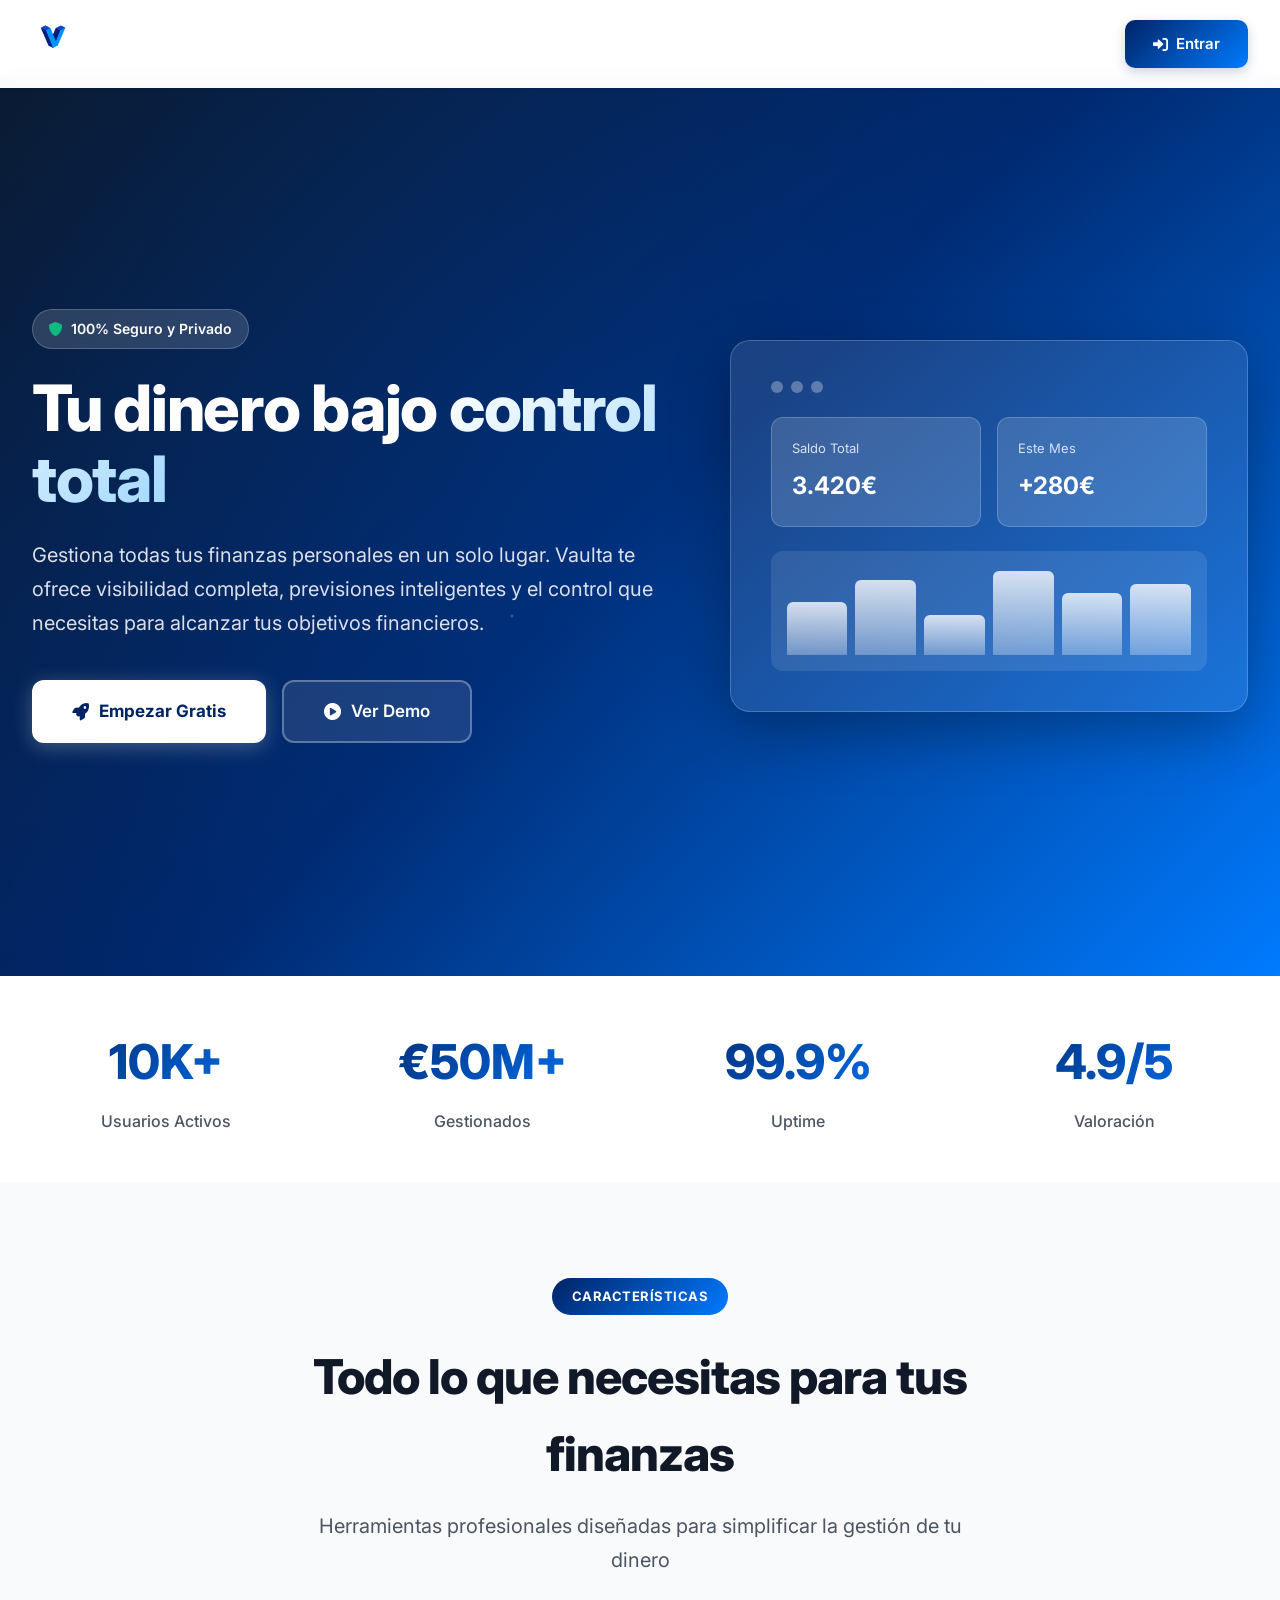
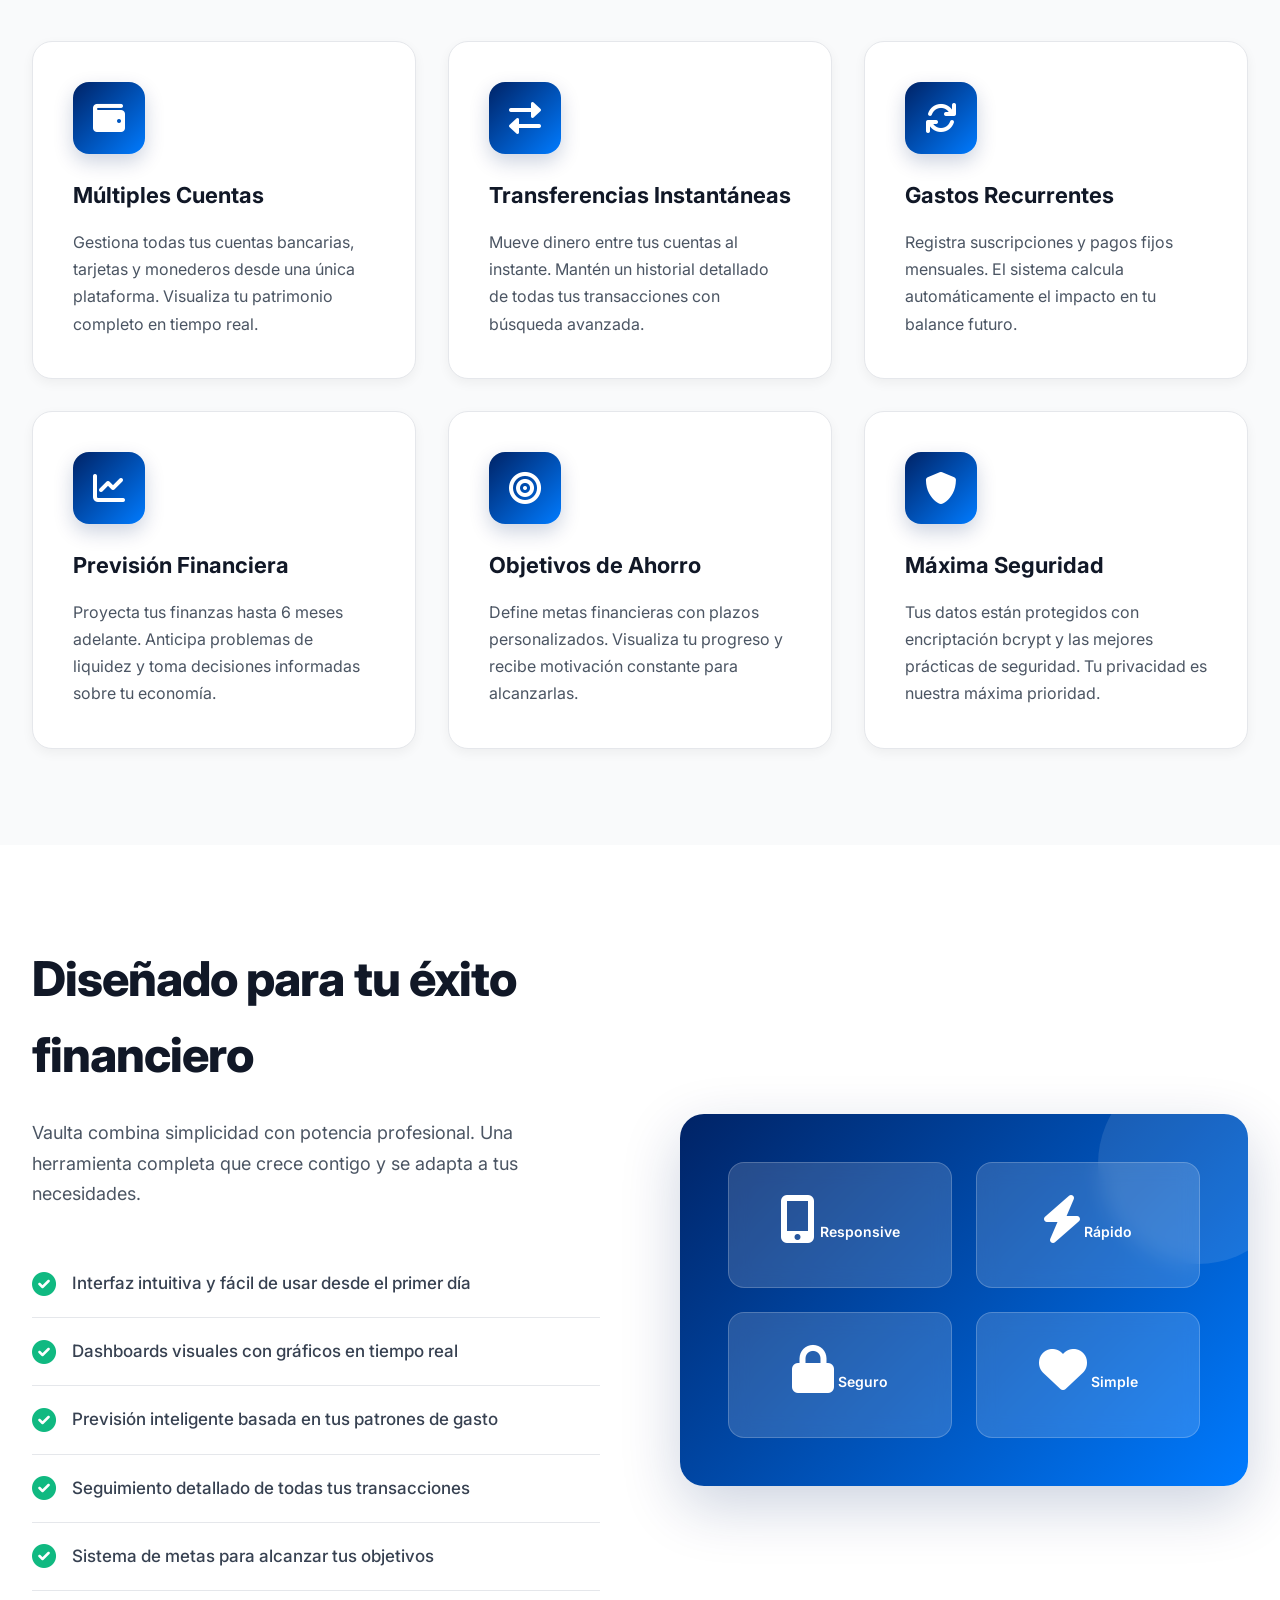
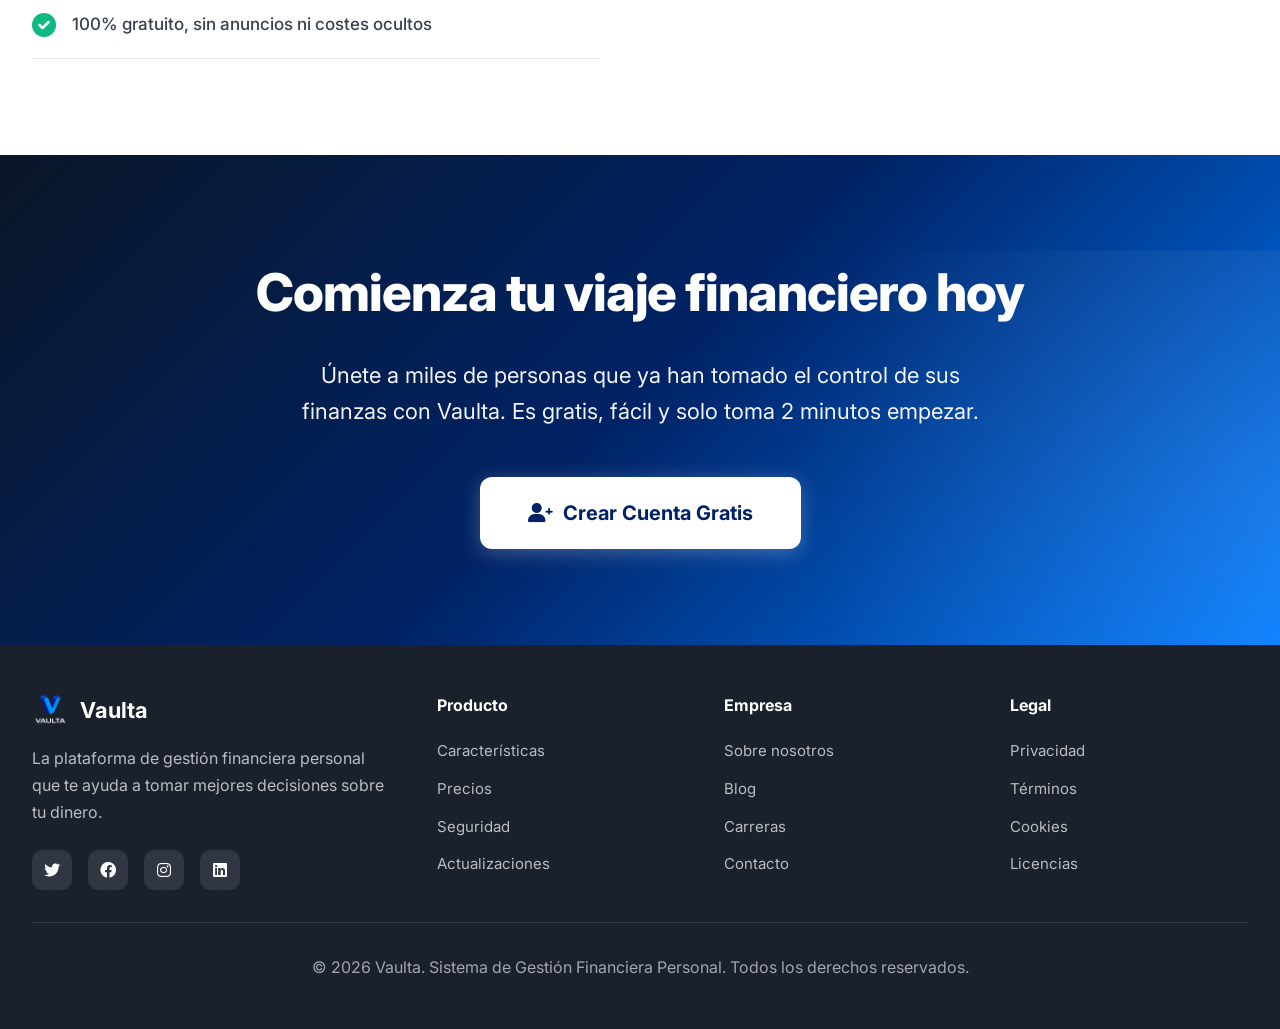
<file: src/index.html>
<!DOCTYPE html>
<html lang="es">

<head>
    <meta charset="UTF-8">
    <meta name="viewport" content="width=device-width, initial-scale=1.0">
    <title>Vaulta - Sistema de Gestión Financiera Personal</title>
    <meta name="description"
        content="Vaulta es el sistema de gestión financiera personal que te ayuda a tomar el control total de tu dinero. Simple, potente y seguro.">
    <link rel="icon" type="image/svg+xml" href="images/favicon.svg">
    <link rel="stylesheet" href="https://cdnjs.cloudflare.com/ajax/libs/font-awesome/6.0.0/css/all.min.css">
    <link rel="preconnect" href="https://fonts.googleapis.com">
    <link rel="preconnect" href="https://fonts.gstatic.com" crossorigin>
    <link href="https://fonts.googleapis.com/css2?family=Inter:wght@300;400;500;600;700;800&display=swap"
        rel="stylesheet">
    <style>
        * {
            margin: 0;
            padding: 0;
            box-sizing: border-box;
        }

        :root {
            --primary: #002366;
            --primary-light: #007bff;
            --success: #10b981;
            --dark: #1a202c;
            --gray-50: #f9fafb;
            --gray-100: #f3f4f6;
            --gray-200: #e5e7eb;
            --gray-300: #d1d5db;
            --gray-600: #4b5563;
            --gray-700: #374151;
            --gray-800: #1f2937;
            --gray-900: #111827;
        }

        body {
            font-family: 'Inter', -apple-system, BlinkMacSystemFont, 'Segoe UI', sans-serif;
            color: var(--gray-900);
            line-height: 1.6;
            overflow-x: hidden;
            background: white;
        }

        /* Smooth scrolling */
        html {
            scroll-behavior: smooth;
        }

        /* NAVIGATION */
        .navbar {
            position: fixed;
            top: 0;
            width: 100%;
            background: rgba(255, 255, 255, 0.98);
            backdrop-filter: blur(12px);
            -webkit-backdrop-filter: blur(12px);
            box-shadow: 0 1px 3px rgba(0, 0, 0, 0.05);
            padding: 0;
            z-index: 1000;
            transition: all 0.3s ease;
        }

        .navbar.scrolled {
            box-shadow: 0 4px 20px rgba(0, 0, 0, 0.08);
        }

        .nav-container {
            max-width: 1280px;
            margin: 0 auto;
            padding: 1.25rem 2rem;
            display: flex;
            justify-content: space-between;
            align-items: center;
        }

        .logo {
            display: flex;
            align-items: center;
            gap: 12px;
            font-weight: 700;
            font-size: 24px;
            color: var(--primary);
        }

        .logo img {
            height: 42px;
            transition: transform 0.3s ease;
        }

        .logo:hover img {
            transform: scale(1.05);
        }

        .nav-btn {
            background: linear-gradient(135deg, var(--primary) 0%, var(--primary-light) 100%);
            color: white;
            padding: 0.75rem 1.75rem;
            border: none;
            border-radius: 10px;
            font-size: 15px;
            font-weight: 600;
            cursor: pointer;
            transition: all 0.3s ease;
            text-decoration: none;
            display: inline-flex;
            align-items: center;
            gap: 8px;
            box-shadow: 0 4px 12px rgba(0, 35, 102, 0.2);
        }

        .nav-btn:hover {
            transform: translateY(-2px);
            box-shadow: 0 8px 24px rgba(0, 123, 255, 0.35);
        }

        /* HERO SECTION */
        .hero {
            margin-top: 76px;
            min-height: 100vh;
            background: linear-gradient(135deg, #0a1628 0%, var(--primary) 50%, var(--primary-light) 100%);
            color: white;
            display: flex;
            align-items: center;
            position: relative;
            overflow: hidden;
        }

        /* Animated background gradient */
        .hero::before {
            content: '';
            position: absolute;
            top: -50%;
            left: -50%;
            width: 200%;
            height: 200%;
            background: radial-gradient(circle, rgba(0, 123, 255, 0.15) 0%, transparent 70%);
            animation: rotate 20s linear infinite;
        }

        @keyframes rotate {
            0% {
                transform: rotate(0deg);
            }

            100% {
                transform: rotate(360deg);
            }
        }

        /* Floating particles */
        .hero::after {
            content: '';
            position: absolute;
            width: 100%;
            height: 100%;
            background-image:
                radial-gradient(2px 2px at 20% 30%, rgba(255, 255, 255, 0.3), transparent),
                radial-gradient(2px 2px at 60% 70%, rgba(255, 255, 255, 0.2), transparent),
                radial-gradient(1px 1px at 50% 50%, rgba(255, 255, 255, 0.3), transparent),
                radial-gradient(1px 1px at 80% 10%, rgba(255, 255, 255, 0.2), transparent);
            background-size: 200% 200%;
            animation: float 15s ease-in-out infinite;
        }

        @keyframes float {

            0%,
            100% {
                background-position: 0% 0%;
            }

            50% {
                background-position: 100% 100%;
            }
        }

        .hero-container {
            max-width: 1280px;
            margin: 0 auto;
            padding: 4rem 2rem;
            display: grid;
            grid-template-columns: 1.1fr 0.9fr;
            gap: 4rem;
            align-items: center;
            position: relative;
            z-index: 1;
        }

        .hero-content {
            animation: fadeInUp 1s ease-out;
        }

        @keyframes fadeInUp {
            from {
                opacity: 0;
                transform: translateY(30px);
            }

            to {
                opacity: 1;
                transform: translateY(0);
            }
        }

        .hero-badge {
            display: inline-flex;
            align-items: center;
            gap: 8px;
            background: rgba(255, 255, 255, 0.15);
            backdrop-filter: blur(10px);
            padding: 0.5rem 1rem;
            border-radius: 50px;
            font-size: 14px;
            font-weight: 600;
            margin-bottom: 1.5rem;
            border: 1px solid rgba(255, 255, 255, 0.2);
        }

        .hero-badge i {
            color: #10b981;
        }

        .hero-content h1 {
            font-size: 64px;
            font-weight: 800;
            margin-bottom: 1.5rem;
            line-height: 1.1;
            letter-spacing: -0.02em;
        }

        .gradient-text {
            background: linear-gradient(135deg, #ffffff 0%, #a0d8ff 100%);
            -webkit-background-clip: text;
            -webkit-text-fill-color: transparent;
            background-clip: text;
        }

        .hero-content p {
            font-size: 20px;
            margin-bottom: 2.5rem;
            opacity: 0.95;
            line-height: 1.7;
            color: rgba(255, 255, 255, 0.9);
        }

        .hero-buttons {
            display: flex;
            gap: 1rem;
            flex-wrap: wrap;
        }

        .btn-primary {
            background: white;
            color: var(--primary);
            padding: 1rem 2.5rem;
            border: none;
            border-radius: 12px;
            font-size: 17px;
            font-weight: 700;
            cursor: pointer;
            transition: all 0.3s ease;
            text-decoration: none;
            display: inline-flex;
            align-items: center;
            gap: 10px;
            box-shadow: 0 4px 20px rgba(255, 255, 255, 0.25);
        }

        .btn-primary:hover {
            transform: translateY(-3px);
            box-shadow: 0 12px 40px rgba(255, 255, 255, 0.35);
        }

        .btn-secondary {
            background: rgba(255, 255, 255, 0.1);
            color: white;
            padding: 1rem 2.5rem;
            border: 2px solid rgba(255, 255, 255, 0.3);
            border-radius: 12px;
            font-size: 17px;
            font-weight: 600;
            cursor: pointer;
            transition: all 0.3s ease;
            text-decoration: none;
            display: inline-flex;
            align-items: center;
            gap: 10px;
            backdrop-filter: blur(10px);
        }

        .btn-secondary:hover {
            background: rgba(255, 255, 255, 0.2);
            border-color: rgba(255, 255, 255, 0.5);
            transform: translateY(-2px);
        }

        /* Hero illustration */
        .hero-visual {
            position: relative;
            animation: fadeInRight 1s ease-out 0.3s both;
        }

        @keyframes fadeInRight {
            from {
                opacity: 0;
                transform: translateX(30px);
            }

            to {
                opacity: 1;
                transform: translateX(0);
            }
        }

        .dashboard-mockup {
            background: rgba(255, 255, 255, 0.1);
            backdrop-filter: blur(20px);
            border: 1px solid rgba(255, 255, 255, 0.2);
            border-radius: 20px;
            padding: 2.5rem;
            box-shadow: 0 20px 60px rgba(0, 0, 0, 0.3);
            position: relative;
        }

        .mockup-header {
            display: flex;
            gap: 8px;
            margin-bottom: 1.5rem;
        }

        .mockup-dot {
            width: 12px;
            height: 12px;
            border-radius: 50%;
            background: rgba(255, 255, 255, 0.3);
        }

        .mockup-stats {
            display: grid;
            grid-template-columns: 1fr 1fr;
            gap: 1rem;
            margin-bottom: 1.5rem;
        }

        .stat-box {
            background: rgba(255, 255, 255, 0.15);
            padding: 1.25rem;
            border-radius: 12px;
            border: 1px solid rgba(255, 255, 255, 0.2);
        }

        .stat-box .label {
            font-size: 13px;
            opacity: 0.8;
            margin-bottom: 0.5rem;
        }

        .stat-box .value {
            font-size: 24px;
            font-weight: 700;
        }

        .mockup-chart {
            background: rgba(255, 255, 255, 0.1);
            height: 120px;
            border-radius: 12px;
            display: flex;
            align-items: flex-end;
            gap: 8px;
            padding: 1rem;
        }

        .chart-bar {
            flex: 1;
            background: linear-gradient(180deg, rgba(255, 255, 255, 0.8) 0%, rgba(255, 255, 255, 0.3) 100%);
            border-radius: 6px 6px 0 0;
            animation: growBar 1.5s ease-out both;
        }

        @keyframes growBar {
            from {
                height: 0;
            }
        }

        .chart-bar:nth-child(1) {
            height: 60%;
            animation-delay: 0.1s;
        }

        .chart-bar:nth-child(2) {
            height: 85%;
            animation-delay: 0.2s;
        }

        .chart-bar:nth-child(3) {
            height: 45%;
            animation-delay: 0.3s;
        }

        .chart-bar:nth-child(4) {
            height: 95%;
            animation-delay: 0.4s;
        }

        .chart-bar:nth-child(5) {
            height: 70%;
            animation-delay: 0.5s;
        }

        .chart-bar:nth-child(6) {
            height: 80%;
            animation-delay: 0.6s;
        }

        /* STATS BANNER */
        .stats-banner {
            background: white;
            padding: 3rem 2rem;
            box-shadow: 0 -4px 20px rgba(0, 0, 0, 0.05);
        }

        .stats-container {
            max-width: 1280px;
            margin: 0 auto;
            display: grid;
            grid-template-columns: repeat(auto-fit, minmax(200px, 1fr));
            gap: 3rem;
            text-align: center;
        }

        .stat-item .number {
            font-size: 48px;
            font-weight: 800;
            background: linear-gradient(135deg, var(--primary) 0%, var(--primary-light) 100%);
            -webkit-background-clip: text;
            -webkit-text-fill-color: transparent;
            background-clip: text;
            margin-bottom: 0.5rem;
        }

        .stat-item .label {
            color: var(--gray-600);
            font-size: 16px;
            font-weight: 500;
        }

        /* FEATURES SECTION */
        .features {
            padding: 6rem 2rem;
            background: var(--gray-50);
        }

        .section-container {
            max-width: 1280px;
            margin: 0 auto;
        }

        .section-header {
            text-align: center;
            margin-bottom: 4rem;
            max-width: 700px;
            margin-left: auto;
            margin-right: auto;
        }

        .section-tag {
            display: inline-block;
            background: linear-gradient(135deg, var(--primary) 0%, var(--primary-light) 100%);
            color: white;
            padding: 0.5rem 1.25rem;
            border-radius: 50px;
            font-size: 13px;
            font-weight: 700;
            text-transform: uppercase;
            letter-spacing: 0.5px;
            margin-bottom: 1.5rem;
        }

        .section-header h2 {
            font-size: 48px;
            color: var(--gray-900);
            margin-bottom: 1rem;
            font-weight: 800;
            letter-spacing: -0.02em;
        }

        .section-header p {
            font-size: 20px;
            color: var(--gray-600);
            line-height: 1.7;
        }

        .features-grid {
            display: grid;
            grid-template-columns: repeat(auto-fit, minmax(340px, 1fr));
            gap: 2rem;
        }

        .feature-card {
            background: white;
            padding: 2.5rem;
            border-radius: 20px;
            box-shadow: 0 4px 12px rgba(0, 0, 0, 0.05);
            transition: all 0.4s cubic-bezier(0.4, 0, 0.2, 1);
            border: 1px solid var(--gray-200);
            position: relative;
            overflow: hidden;
        }

        .feature-card::before {
            content: '';
            position: absolute;
            top: 0;
            left: 0;
            width: 100%;
            height: 100%;
            background: linear-gradient(135deg, var(--primary) 0%, var(--primary-light) 100%);
            opacity: 0;
            transition: opacity 0.4s ease;
        }

        .feature-card:hover {
            transform: translateY(-8px);
            box-shadow: 0 20px 40px rgba(0, 35, 102, 0.15);
            border-color: var(--primary-light);
        }

        .feature-card:hover::before {
            opacity: 0.03;
        }

        .feature-icon {
            width: 72px;
            height: 72px;
            background: linear-gradient(135deg, var(--primary) 0%, var(--primary-light) 100%);
            border-radius: 16px;
            display: flex;
            align-items: center;
            justify-content: center;
            margin-bottom: 1.5rem;
            color: white;
            font-size: 32px;
            box-shadow: 0 8px 20px rgba(0, 35, 102, 0.2);
            position: relative;
            z-index: 1;
        }

        .feature-card h3 {
            font-size: 22px;
            color: var(--gray-900);
            margin-bottom: 1rem;
            font-weight: 700;
            position: relative;
            z-index: 1;
        }

        .feature-card p {
            color: var(--gray-600);
            font-size: 16px;
            line-height: 1.7;
            position: relative;
            z-index: 1;
        }

        /* BENEFITS SECTION */
        .benefits {
            padding: 6rem 2rem;
            background: white;
        }

        .benefits-grid {
            display: grid;
            grid-template-columns: 1fr 1fr;
            gap: 5rem;
            align-items: center;
        }

        .benefits-content h2 {
            font-size: 48px;
            color: var(--gray-900);
            margin-bottom: 1.5rem;
            font-weight: 800;
            letter-spacing: -0.02em;
        }

        .benefits-content p {
            font-size: 18px;
            color: var(--gray-600);
            margin-bottom: 2.5rem;
            line-height: 1.7;
        }

        .benefits-list {
            list-style: none;
        }

        .benefits-list li {
            padding: 1.25rem 0;
            border-bottom: 1px solid var(--gray-200);
            display: flex;
            align-items: center;
            gap: 1rem;
            font-size: 17px;
            color: var(--gray-700);
            font-weight: 500;
            transition: all 0.3s ease;
        }

        .benefits-list li:hover {
            transform: translateX(8px);
            color: var(--primary);
        }

        .benefits-list i {
            color: var(--success);
            font-size: 24px;
            min-width: 24px;
        }

        .benefits-visual {
            background: linear-gradient(135deg, var(--primary) 0%, var(--primary-light) 100%);
            border-radius: 24px;
            padding: 3rem;
            box-shadow: 0 20px 60px rgba(0, 35, 102, 0.2);
            position: relative;
            overflow: hidden;
        }

        .benefits-visual::before {
            content: '';
            position: absolute;
            width: 200px;
            height: 200px;
            background: rgba(255, 255, 255, 0.1);
            border-radius: 50%;
            top: -50px;
            right: -50px;
        }

        .benefits-icon-grid {
            display: grid;
            grid-template-columns: 1fr 1fr;
            gap: 1.5rem;
            position: relative;
            z-index: 1;
        }

        .benefit-icon-box {
            background: rgba(255, 255, 255, 0.15);
            backdrop-filter: blur(10px);
            padding: 2rem;
            border-radius: 16px;
            text-align: center;
            border: 1px solid rgba(255, 255, 255, 0.2);
        }

        .benefit-icon-box i {
            font-size: 48px;
            color: white;
            margin-bottom: 0.75rem;
        }

        .benefit-icon-box span {
            color: white;
            font-size: 14px;
            font-weight: 600;
        }

        /* CTA SECTION */
        .cta {
            padding: 6rem 2rem;
            background: linear-gradient(135deg, #0a1628 0%, var(--primary) 50%, var(--primary-light) 100%);
            color: white;
            text-align: center;
            position: relative;
            overflow: hidden;
        }

        .cta::before {
            content: '';
            position: absolute;
            width: 100%;
            height: 100%;
            background: radial-gradient(circle at 50% 50%, rgba(255, 255, 255, 0.1) 0%, transparent 70%);
            animation: pulse 4s ease-in-out infinite;
        }

        @keyframes pulse {

            0%,
            100% {
                transform: scale(1);
                opacity: 0.5;
            }

            50% {
                transform: scale(1.1);
                opacity: 0.8;
            }
        }

        .cta-content {
            position: relative;
            z-index: 1;
        }

        .cta h2 {
            font-size: 52px;
            margin-bottom: 1.5rem;
            font-weight: 800;
            letter-spacing: -0.02em;
        }

        .cta p {
            font-size: 22px;
            margin-bottom: 3rem;
            opacity: 0.95;
            max-width: 700px;
            margin-left: auto;
            margin-right: auto;
        }

        /* FOOTER */
        .footer {
            background: var(--dark);
            color: rgba(255, 255, 255, 0.8);
            padding: 3rem 2rem;
        }

        .footer-content {
            max-width: 1280px;
            margin: 0 auto;
            display: grid;
            grid-template-columns: 1.5fr 1fr 1fr 1fr;
            gap: 3rem;
            margin-bottom: 2rem;
        }

        .footer-brand {
            display: flex;
            align-items: center;
            gap: 12px;
            margin-bottom: 1rem;
        }

        .footer-brand img {
            height: 36px;
        }

        .footer-brand span {
            font-size: 22px;
            font-weight: 700;
            color: white;
        }

        .footer-about p {
            color: rgba(255, 255, 255, 0.7);
            line-height: 1.7;
            margin-bottom: 1.5rem;
        }

        .social-links {
            display: flex;
            gap: 1rem;
        }

        .social-link {
            width: 40px;
            height: 40px;
            background: rgba(255, 255, 255, 0.1);
            border-radius: 10px;
            display: flex;
            align-items: center;
            justify-content: center;
            color: white;
            text-decoration: none;
            transition: all 0.3s ease;
        }

        .social-link:hover {
            background: var(--primary-light);
            transform: translateY(-3px);
        }

        .footer-section h4 {
            color: white;
            font-size: 16px;
            font-weight: 700;
            margin-bottom: 1.25rem;
        }

        .footer-links {
            list-style: none;
        }

        .footer-links li {
            margin-bottom: 0.75rem;
        }

        .footer-links a {
            color: rgba(255, 255, 255, 0.7);
            text-decoration: none;
            transition: all 0.3s ease;
            font-size: 15px;
        }

        .footer-links a:hover {
            color: white;
            padding-left: 5px;
        }

        .footer-bottom {
            max-width: 1280px;
            margin: 0 auto;
            padding-top: 2rem;
            border-top: 1px solid rgba(255, 255, 255, 0.1);
            text-align: center;
            color: rgba(255, 255, 255, 0.6);
        }

        /* RESPONSIVE */
        @media (max-width: 1024px) {
            .hero-container {
                grid-template-columns: 1fr;
                gap: 3rem;
                text-align: center;
            }

            .hero-content h1 {
                font-size: 48px;
            }

            .hero-buttons {
                justify-content: center;
            }

            .benefits-grid {
                grid-template-columns: 1fr;
                gap: 3rem;
            }

            .footer-content {
                grid-template-columns: 1fr 1fr;
                gap: 2rem;
            }
        }

        @media (max-width: 768px) {
            .nav-container {
                padding: 1rem 1.5rem;
            }

            .hero-content h1 {
                font-size: 36px;
            }

            .hero-content p {
                font-size: 18px;
            }

            .hero-buttons {
                flex-direction: column;
                width: 100%;
            }

            .btn-primary,
            .btn-secondary {
                width: 100%;
                justify-content: center;
            }

            .section-header h2 {
                font-size: 36px;
            }

            .features-grid {
                grid-template-columns: 1fr;
            }

            .stats-container {
                grid-template-columns: 1fr 1fr;
                gap: 2rem;
            }

            .cta h2 {
                font-size: 36px;
            }

            .footer-content {
                grid-template-columns: 1fr;
            }
        }

        /* Scroll animations */
        .scroll-animate {
            opacity: 0;
            transform: translateY(30px);
            transition: all 0.8s ease;
        }

        .scroll-animate.visible {
            opacity: 1;
            transform: translateY(0);
        }
    </style>
</head>

<body>
    <!-- NAVIGATION -->
    <nav class="navbar" id="navbar">
        <div class="nav-container">
            <div class="logo">
                <img src="images/logotrans.png" alt="Vaulta">
            </div>
            <a href="login.html" class="nav-btn">
                <i class="fas fa-sign-in-alt"></i> Entrar
            </a>
        </div>
    </nav>

    <!-- HERO SECTION -->
    <section class="hero">
        <div class="hero-container">
            <div class="hero-content">
                <div class="hero-badge">
                    <i class="fas fa-shield-alt"></i>
                    <span>100% Seguro y Privado</span>
                </div>
                <h1>
                    Tu dinero bajo <span class="gradient-text">control total</span>
                </h1>
                <p>
                    Gestiona todas tus finanzas personales en un solo lugar. Vaulta te ofrece visibilidad completa,
                    previsiones inteligentes y el control que necesitas para alcanzar tus objetivos financieros.
                </p>
                <div class="hero-buttons">
                    <a href="register.html" class="btn-primary">
                        <i class="fas fa-rocket"></i> Empezar Gratis
                    </a>
                    <a href="#features" class="btn-secondary">
                        <i class="fas fa-play-circle"></i> Ver Demo
                    </a>
                </div>
            </div>
            <div class="hero-visual">
                <div class="dashboard-mockup">
                    <div class="mockup-header">
                        <div class="mockup-dot"></div>
                        <div class="mockup-dot"></div>
                        <div class="mockup-dot"></div>
                    </div>
                    <div class="mockup-stats">
                        <div class="stat-box">
                            <div class="label">Saldo Total</div>
                            <div class="value">3.420€</div>
                        </div>
                        <div class="stat-box">
                            <div class="label">Este Mes</div>
                            <div class="value">+280€</div>
                        </div>
                    </div>
                    <div class="mockup-chart">
                        <div class="chart-bar"></div>
                        <div class="chart-bar"></div>
                        <div class="chart-bar"></div>
                        <div class="chart-bar"></div>
                        <div class="chart-bar"></div>
                        <div class="chart-bar"></div>
                    </div>
                </div>
            </div>
        </div>
    </section>

    <!-- STATS BANNER -->
    <section class="stats-banner">
        <div class="stats-container">
            <div class="stat-item scroll-animate">
                <div class="number">10K+</div>
                <div class="label">Usuarios Activos</div>
            </div>
            <div class="stat-item scroll-animate">
                <div class="number">€50M+</div>
                <div class="label">Gestionados</div>
            </div>
            <div class="stat-item scroll-animate">
                <div class="number">99.9%</div>
                <div class="label">Uptime</div>
            </div>
            <div class="stat-item scroll-animate">
                <div class="number">4.9/5</div>
                <div class="label">Valoración</div>
            </div>
        </div>
    </section>

    <!-- FEATURES SECTION -->
    <section id="features" class="features">
        <div class="section-container">
            <div class="section-header scroll-animate">
                <span class="section-tag">Características</span>
                <h2>Todo lo que necesitas para tus finanzas</h2>
                <p>Herramientas profesionales diseñadas para simplificar la gestión de tu dinero</p>
            </div>
            <div class="features-grid">
                <div class="feature-card scroll-animate">
                    <div class="feature-icon">
                        <i class="fas fa-wallet"></i>
                    </div>
                    <h3>Múltiples Cuentas</h3>
                    <p>Gestiona todas tus cuentas bancarias, tarjetas y monederos desde una única plataforma.
                        Visualiza tu patrimonio completo en tiempo real.</p>
                </div>
                <div class="feature-card scroll-animate">
                    <div class="feature-icon">
                        <i class="fas fa-exchange-alt"></i>
                    </div>
                    <h3>Transferencias Instantáneas</h3>
                    <p>Mueve dinero entre tus cuentas al instante. Mantén un historial detallado de todas
                        tus transacciones con búsqueda avanzada.</p>
                </div>
                <div class="feature-card scroll-animate">
                    <div class="feature-icon">
                        <i class="fas fa-sync"></i>
                    </div>
                    <h3>Gastos Recurrentes</h3>
                    <p>Registra suscripciones y pagos fijos mensuales. El sistema calcula automáticamente
                        el impacto en tu balance futuro.</p>
                </div>
                <div class="feature-card scroll-animate">
                    <div class="feature-icon">
                        <i class="fas fa-chart-line"></i>
                    </div>
                    <h3>Previsión Financiera</h3>
                    <p>Proyecta tus finanzas hasta 6 meses adelante. Anticipa problemas de liquidez y toma
                        decisiones informadas sobre tu economía.</p>
                </div>
                <div class="feature-card scroll-animate">
                    <div class="feature-icon">
                        <i class="fas fa-bullseye"></i>
                    </div>
                    <h3>Objetivos de Ahorro</h3>
                    <p>Define metas financieras con plazos personalizados. Visualiza tu progreso y recibe
                        motivación constante para alcanzarlas.</p>
                </div>
                <div class="feature-card scroll-animate">
                    <div class="feature-icon">
                        <i class="fas fa-shield-alt"></i>
                    </div>
                    <h3>Máxima Seguridad</h3>
                    <p>Tus datos están protegidos con encriptación bcrypt y las mejores prácticas de seguridad.
                        Tu privacidad es nuestra máxima prioridad.</p>
                </div>
            </div>
        </div>
    </section>

    <!-- BENEFITS SECTION -->
    <section class="benefits">
        <div class="section-container">
            <div class="benefits-grid">
                <div class="benefits-content scroll-animate">
                    <h2>Diseñado para tu éxito financiero</h2>
                    <p>
                        Vaulta combina simplicidad con potencia profesional. Una herramienta completa que
                        crece contigo y se adapta a tus necesidades.
                    </p>
                    <ul class="benefits-list">
                        <li>
                            <i class="fas fa-check-circle"></i>
                            <span>Interfaz intuitiva y fácil de usar desde el primer día</span>
                        </li>
                        <li>
                            <i class="fas fa-check-circle"></i>
                            <span>Dashboards visuales con gráficos en tiempo real</span>
                        </li>
                        <li>
                            <i class="fas fa-check-circle"></i>
                            <span>Previsión inteligente basada en tus patrones de gasto</span>
                        </li>
                        <li>
                            <i class="fas fa-check-circle"></i>
                            <span>Seguimiento detallado de todas tus transacciones</span>
                        </li>
                        <li>
                            <i class="fas fa-check-circle"></i>
                            <span>Sistema de metas para alcanzar tus objetivos</span>
                        </li>
                        <li>
                            <i class="fas fa-check-circle"></i>
                            <span>100% gratuito, sin anuncios ni costes ocultos</span>
                        </li>
                    </ul>
                </div>
                <div class="benefits-visual scroll-animate">
                    <div class="benefits-icon-grid">
                        <div class="benefit-icon-box">
                            <i class="fas fa-mobile-alt"></i>
                            <span>Responsive</span>
                        </div>
                        <div class="benefit-icon-box">
                            <i class="fas fa-bolt"></i>
                            <span>Rápido</span>
                        </div>
                        <div class="benefit-icon-box">
                            <i class="fas fa-lock"></i>
                            <span>Seguro</span>
                        </div>
                        <div class="benefit-icon-box">
                            <i class="fas fa-heart"></i>
                            <span>Simple</span>
                        </div>
                    </div>
                </div>
            </div>
        </div>
    </section>

    <!-- CTA SECTION -->
    <section class="cta">
        <div class="section-container">
            <div class="cta-content scroll-animate">
                <h2>Comienza tu viaje financiero hoy</h2>
                <p>
                    Únete a miles de personas que ya han tomado el control de sus finanzas con Vaulta.
                    Es gratis, fácil y solo toma 2 minutos empezar.
                </p>
                <a href="register.html" class="btn-primary" style="font-size: 20px; padding: 1.25rem 3rem;">
                    <i class="fas fa-user-plus"></i> Crear Cuenta Gratis
                </a>
            </div>
        </div>
    </section>

    <!-- FOOTER -->
    <footer class="footer">
        <div class="footer-content">
            <div class="footer-about">
                <div class="footer-brand">
                    <img src="images/logotrans.png" alt="Vaulta">
                    <span>Vaulta</span>
                </div>
                <p>
                    La plataforma de gestión financiera personal que te ayuda a tomar mejores decisiones
                    sobre tu dinero.
                </p>
                <div class="social-links">
                    <a href="#" class="social-link"><i class="fab fa-twitter"></i></a>
                    <a href="#" class="social-link"><i class="fab fa-facebook"></i></a>
                    <a href="#" class="social-link"><i class="fab fa-instagram"></i></a>
                    <a href="#" class="social-link"><i class="fab fa-linkedin"></i></a>
                </div>
            </div>
            <div class="footer-section">
                <h4>Producto</h4>
                <ul class="footer-links">
                    <li><a href="#features">Características</a></li>
                    <li><a href="pricing.html">Precios</a></li>
                    <li><a href="security.html">Seguridad</a></li>
                    <li><a href="#">Actualizaciones</a></li>
                </ul>
            </div>
            <div class="footer-section">
                <h4>Empresa</h4>
                <ul class="footer-links">
                    <li><a href="#">Sobre nosotros</a></li>
                    <li><a href="#">Blog</a></li>
                    <li><a href="#">Carreras</a></li>
                    <li><a href="#">Contacto</a></li>
                </ul>
            </div>
            <div class="footer-section">
                <h4>Legal</h4>
                <ul class="footer-links">
                    <li><a href="privacy.html">Privacidad</a></li>
                    <li><a href="terms.html">Términos</a></li>
                    <li><a href="#">Cookies</a></li>
                    <li><a href="#">Licencias</a></li>
                </ul>
            </div>
        </div>
        <div class="footer-bottom">
            <p>&copy; 2026 Vaulta. Sistema de Gestión Financiera Personal. Todos los derechos reservados.</p>
        </div>
    </footer>

    <script>
        // Navbar scroll effect
        window.addEventListener('scroll', function () {
            const navbar = document.getElementById('navbar');
            if (window.scrollY > 50) {
                navbar.classList.add('scrolled');
            } else {
                navbar.classList.remove('scrolled');
            }
        });

        // Scroll animations
        const observerOptions = {
            threshold: 0.1,
            rootMargin: '0px 0px -100px 0px'
        };

        const observer = new IntersectionObserver(function (entries) {
            entries.forEach(entry => {
                if (entry.isIntersecting) {
                    entry.target.classList.add('visible');
                }
            });
        }, observerOptions);

        document.querySelectorAll('.scroll-animate').forEach(el => {
            observer.observe(el);
        });

        // Smooth scroll for anchor links
        document.querySelectorAll('a[href^="#"]').forEach(anchor => {
            anchor.addEventListener('click', function (e) {
                e.preventDefault();
                const target = document.querySelector(this.getAttribute('href'));
                if (target) {
                    target.scrollIntoView({
                        behavior: 'smooth',
                        block: 'start'
                    });
                }
            });
        });
    </script>
</body>

</html>
</file>
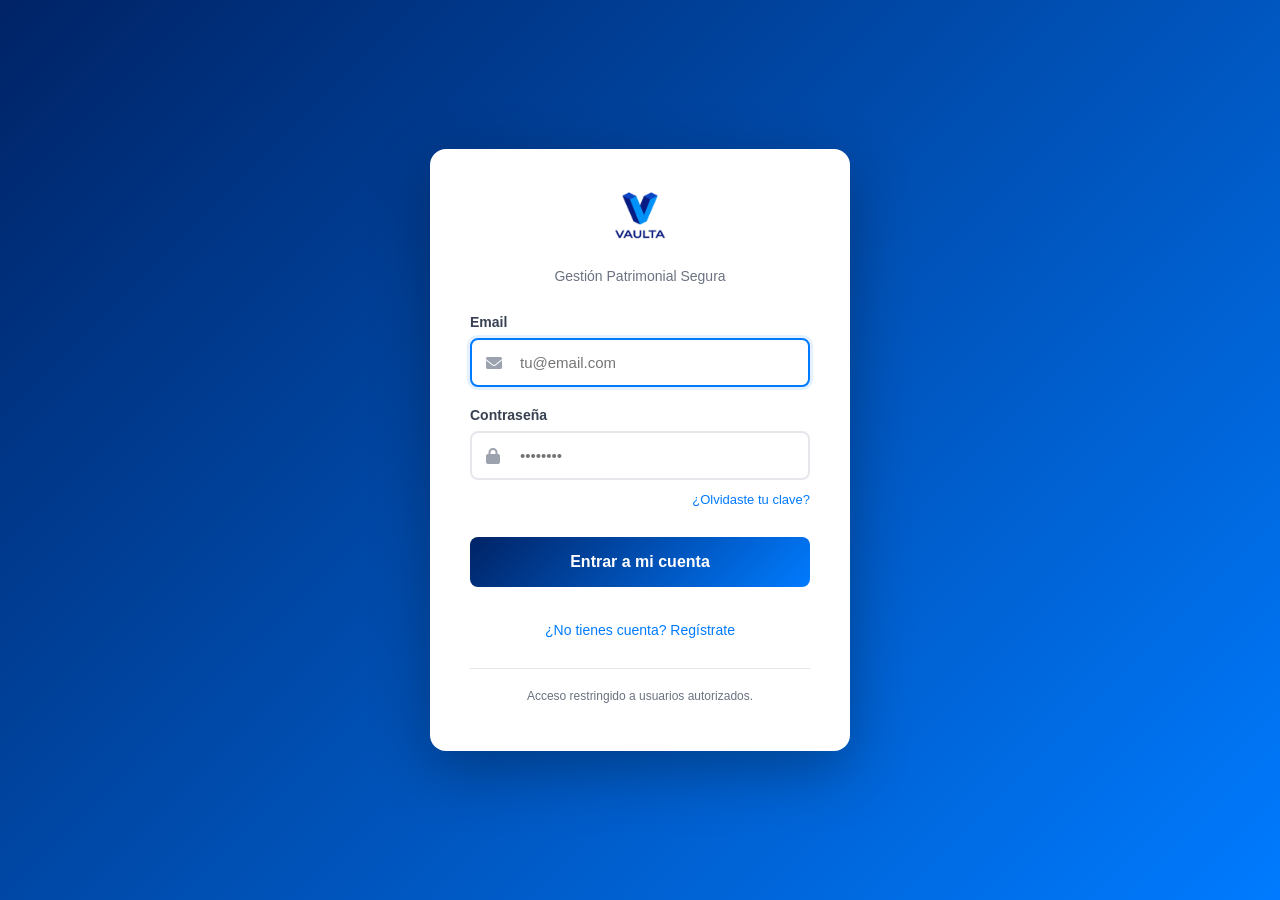
<file: src/login.html>
<!DOCTYPE html>
<html lang="es">

<head>
    <meta charset="UTF-8">
    <meta name="viewport" content="width=device-width, initial-scale=1.0">
    <meta http-equiv="Cache-Control" content="no-cache, no-store, must-revalidate">
    <link rel="icon" type="image/svg+xml" href="images/favicon.svg">
    <title>Iniciar Sesión | Vaulta</title>
    <link rel="stylesheet" href="https://cdnjs.cloudflare.com/ajax/libs/font-awesome/6.0.0/css/all.min.css">
    <style>
        * {
            margin: 0;
            padding: 0;
            box-sizing: border-box;
        }

        body {
            font-family: 'Segoe UI', Tahoma, Geneva, Verdana, sans-serif;
            background: linear-gradient(135deg, #002366 0%, #007bff 100%);
            min-height: 100vh;
            display: flex;
            align-items: center;
            justify-content: center;
            padding: 20px;
        }

        .login-wrapper {
            width: 100%;
            max-width: 420px;
        }

        .login-box {
            background: white;
            border-radius: 16px;
            box-shadow: 0 20px 60px rgba(0, 0, 0, 0.3);
            padding: 40px;
            animation: slideUp 0.5s ease-out;
        }

        @keyframes slideUp {
            from {
                opacity: 0;
                transform: translateY(30px);
            }

            to {
                opacity: 1;
                transform: translateY(0);
            }
        }

        .login-header {
            text-align: center;
            margin-bottom: 30px;
        }

        .login-header h2 {
            color: #007bff;
            font-size: 32px;
            font-weight: 700;
            margin-bottom: 8px;
        }

        .login-header p {
            color: #6b7280;
            font-size: 14px;
        }

        .alert-error {
            background: #fee2e2;
            border: 1px solid #fecaca;
            color: #991b1b;
            padding: 12px 16px;
            border-radius: 8px;
            margin-bottom: 20px;
            font-size: 14px;
            display: none;
        }

        .alert-error.show {
            display: block;
            animation: shake 0.5s;
        }

        @keyframes shake {

            0%,
            100% {
                transform: translateX(0);
            }

            25% {
                transform: translateX(-10px);
            }

            75% {
                transform: translateX(10px);
            }
        }

        .login-form {
            display: flex;
            flex-direction: column;
            gap: 20px;
        }

        .input-group {
            display: flex;
            flex-direction: column;
            gap: 8px;
        }

        .input-group label {
            color: #374151;
            font-size: 14px;
            font-weight: 600;
        }

        .input-wrapper {
            position: relative;
        }

        .input-icon {
            position: absolute;
            left: 16px;
            top: 50%;
            transform: translateY(-50%);
            color: #9ca3af;
            font-size: 16px;
        }

        .input-wrapper input {
            width: 100%;
            padding: 14px 16px 14px 48px;
            border: 2px solid #e5e7eb;
            border-radius: 8px;
            font-size: 15px;
            transition: all 0.3s;
            outline: none;
        }

        .input-wrapper input:focus {
            border-color: #007bff;
            box-shadow: 0 0 0 3px rgba(0, 123, 255, 0.1);
        }

        .form-actions {
            display: flex;
            justify-content: flex-end;
            margin-top: -8px;
        }

        .forgot-pass {
            color: #007bff;
            font-size: 13px;
            text-decoration: none;
            transition: color 0.3s;
        }

        .forgot-pass:hover {
            color: #002366;
            text-decoration: underline;
        }

        .btn-submit {
            background: linear-gradient(135deg, #002366 0%, #007bff 100%);
            color: white;
            border: none;
            padding: 16px;
            border-radius: 8px;
            font-size: 16px;
            font-weight: 600;
            cursor: pointer;
            transition: all 0.3s;
            margin-top: 10px;
        }

        .btn-submit:hover {
            transform: translateY(-2px);
            box-shadow: 0 10px 25px rgba(0, 123, 255, 0.4);
        }

        .btn-submit:active {
            transform: translateY(0);
        }

        .login-footer {
            margin-top: 30px;
            text-align: center;
            padding-top: 20px;
            border-top: 1px solid #e5e7eb;
        }

        .login-footer p {
            color: #6b7280;
            font-size: 12px;
        }
    </style>
    <link rel="stylesheet" href="dark-mode.css">
</head>

<body>

    <div class="login-wrapper">

        <div class="login-box">
            <div class="login-header">
                <img src="images/logologin.png" alt="Vaulta Logo" style="height: 60px; margin-bottom: 15px;">
                <p>Gestión Patrimonial Segura</p>
            </div>

            <div class="alert-error" id="errorAlert">
                <i class="fas fa-exclamation-circle"></i> Email o contraseña incorrectos
            </div>

            <div class="alert-error" id="deletedAlert"
                style="background: #c6f6d5; border-color: #9ae6b4; color: #22543d; display: none;">
                <i class="fas fa-check-circle"></i> Tu cuenta ha sido eliminada exitosamente
            </div>

            <form action="auth.php" method="POST" class="login-form">

                <div class="input-group">
                    <label for="email">Email</label>
                    <div class="input-wrapper">
                        <i class="fas fa-envelope input-icon"></i>
                        <input type="email" id="email" name="email" placeholder="tu@email.com" required autofocus>
                    </div>
                </div>

                <div class="input-group">
                    <label for="password">Contraseña</label>
                    <div class="input-wrapper">
                        <i class="fas fa-lock input-icon"></i>
                        <input type="password" id="password" name="password" placeholder="••••••••" required>
                    </div>
                </div>

                <div class="form-actions">
                    <a href="forgot_password.php" class="forgot-pass">¿Olvidaste tu clave?</a>
                </div>

                <button type="submit" class="btn-submit">
                    Entrar a mi cuenta
                </button>

                <a href="register.html"
                    style="display: block; text-align: center; margin-top: 15px; color: #007bff; text-decoration: none; font-size: 14px;">
                    ¿No tienes cuenta? Regístrate
                </a>
            </form>

            <div class="login-footer">
                <p>Acceso restringido a usuarios autorizados.</p>
                <p style="margin-top: 8px; color: #9ca3af;"></p>
            </div>
        </div>

    </div>

    <script>
        // Mostrar mensaje de error si existe el parámetro en la URL
        const urlParams = new URLSearchParams(window.location.search);
        if (urlParams.get('error') === '1') {
            document.getElementById('errorAlert').classList.add('show');
        }
        if (urlParams.get('deleted') === '1') {
            document.getElementById('deletedAlert').classList.add('show');
        }
    </script>

    <script src="dark-mode.js"></script>
</body>

</html>
</file>
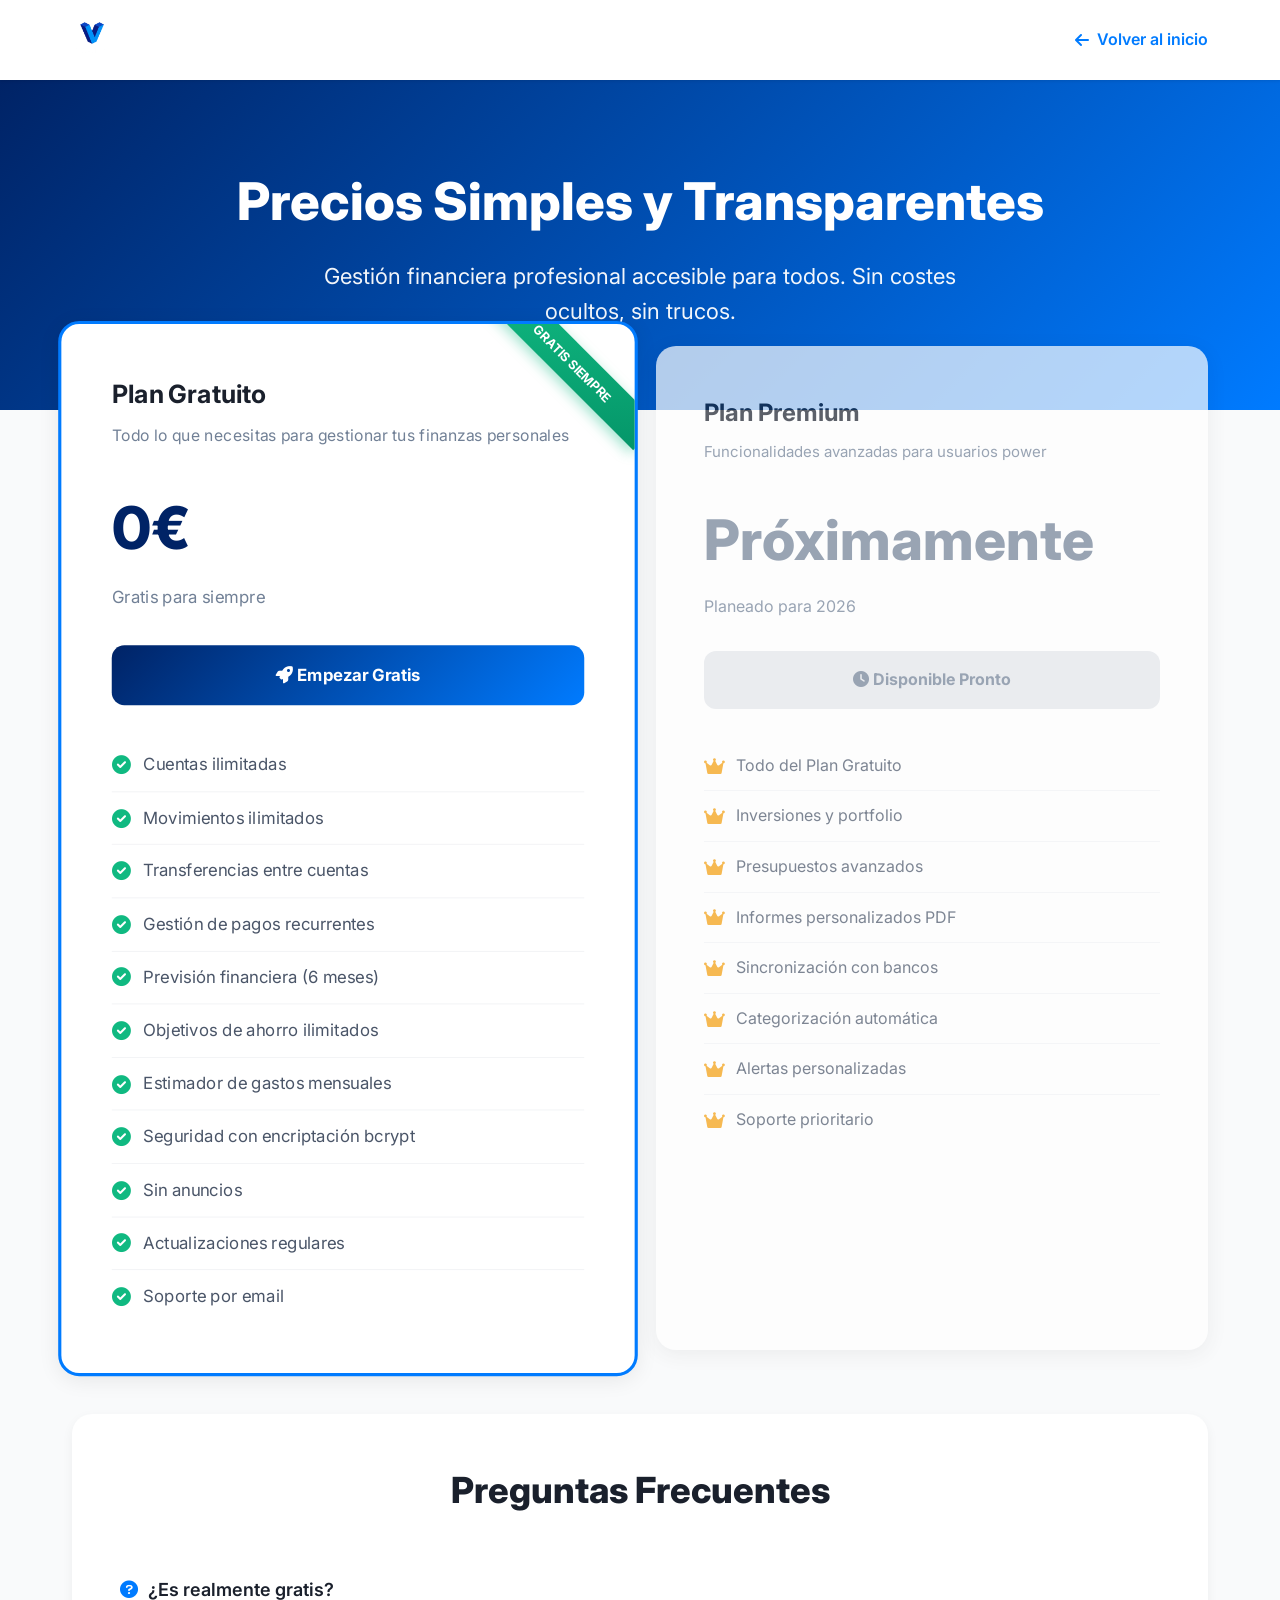
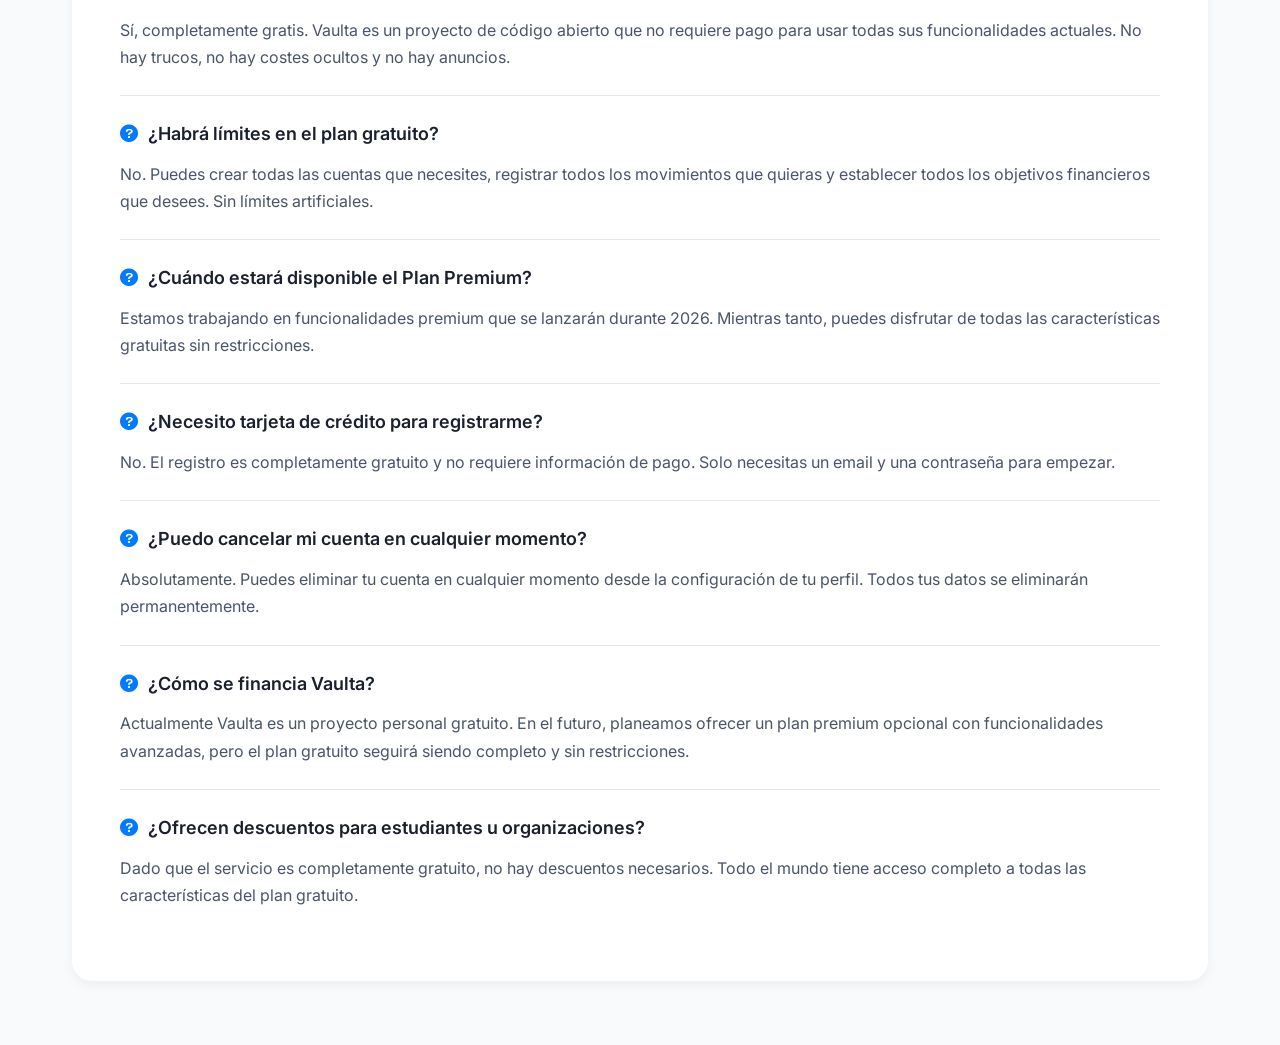
<file: src/pricing.html>
<!DOCTYPE html>
<html lang="es">

<head>
    <meta charset="UTF-8">
    <meta name="viewport" content="width=device-width, initial-scale=1.0">
    <title>Precios | Vaulta</title>
    <link rel="icon" type="image/svg+xml" href="images/favicon.svg">
    <link rel="stylesheet" href="https://cdnjs.cloudflare.com/ajax/libs/font-awesome/6.0.0/css/all.min.css">
    <link href="https://fonts.googleapis.com/css2?family=Inter:wght@400;500;600;700;800&display=swap" rel="stylesheet">
    <style>
        * {
            margin: 0;
            padding: 0;
            box-sizing: border-box;
        }

        body {
            font-family: 'Inter', sans-serif;
            line-height: 1.6;
            color: #2d3748;
            background: #f9fafb;
        }

        .navbar {
            background: white;
            box-shadow: 0 1px 3px rgba(0, 0, 0, 0.1);
            padding: 1.25rem 0;
            position: sticky;
            top: 0;
            z-index: 100;
        }

        .nav-container {
            max-width: 1200px;
            margin: 0 auto;
            padding: 0 2rem;
            display: flex;
            justify-content: space-between;
            align-items: center;
        }

        .logo {
            display: flex;
            align-items: center;
            gap: 10px;
        }

        .logo img {
            height: 40px;
        }

        .back-btn {
            color: #007bff;
            text-decoration: none;
            font-weight: 600;
            display: flex;
            align-items: center;
            gap: 8px;
            transition: all 0.3s;
        }

        .back-btn:hover {
            color: #002366;
        }

        .hero {
            background: linear-gradient(135deg, #002366 0%, #007bff 100%);
            color: white;
            padding: 5rem 2rem;
            text-align: center;
        }

        .hero h1 {
            font-size: 52px;
            font-weight: 800;
            margin-bottom: 1rem;
        }

        .hero p {
            font-size: 22px;
            opacity: 0.95;
            max-width: 700px;
            margin: 0 auto;
        }

        .container {
            max-width: 1200px;
            margin: -4rem auto 4rem;
            padding: 0 2rem;
        }

        .pricing-grid {
            display: grid;
            grid-template-columns: repeat(auto-fit, minmax(350px, 1fr));
            gap: 2rem;
            margin-bottom: 4rem;
        }

        .pricing-card {
            background: white;
            border-radius: 20px;
            padding: 3rem;
            box-shadow: 0 4px 20px rgba(0, 0, 0, 0.08);
            transition: all 0.3s;
            position: relative;
            overflow: hidden;
        }

        .pricing-card:hover {
            transform: translateY(-8px);
            box-shadow: 0 12px 40px rgba(0, 35, 102, 0.15);
        }

        .pricing-card.featured {
            border: 3px solid #007bff;
            transform: scale(1.05);
        }

        .pricing-card.featured::before {
            content: 'GRATIS SIEMPRE';
            position: absolute;
            top: 20px;
            right: -40px;
            background: linear-gradient(135deg, #10b981 0%, #059669 100%);
            color: white;
            padding: 8px 50px;
            font-size: 12px;
            font-weight: 700;
            transform: rotate(45deg);
            box-shadow: 0 4px 12px rgba(16, 185, 129, 0.4);
        }

        .plan-name {
            font-size: 24px;
            font-weight: 700;
            color: #1a202c;
            margin-bottom: 0.5rem;
        }

        .plan-description {
            color: #718096;
            margin-bottom: 2rem;
            font-size: 15px;
        }

        .price {
            font-size: 56px;
            font-weight: 800;
            color: #002366;
            margin-bottom: 0.5rem;
        }

        .price-period {
            color: #718096;
            font-size: 16px;
            margin-bottom: 2rem;
        }

        .cta-button {
            display: block;
            width: 100%;
            padding: 1rem;
            background: linear-gradient(135deg, #002366 0%, #007bff 100%);
            color: white;
            text-align: center;
            text-decoration: none;
            border-radius: 12px;
            font-weight: 700;
            font-size: 16px;
            transition: all 0.3s;
            margin-bottom: 2rem;
        }

        .cta-button:hover {
            transform: translateY(-2px);
            box-shadow: 0 8px 20px rgba(0, 123, 255, 0.3);
        }

        .features-list {
            list-style: none;
        }

        .features-list li {
            padding: 0.75rem 0;
            display: flex;
            align-items: center;
            gap: 12px;
            color: #4a5568;
            border-bottom: 1px solid #f3f4f6;
        }

        .features-list li:last-child {
            border-bottom: none;
        }

        .features-list i {
            color: #10b981;
            font-size: 18px;
            min-width: 18px;
        }

        .faq-section {
            background: white;
            border-radius: 20px;
            padding: 3rem;
            box-shadow: 0 4px 12px rgba(0, 0, 0, 0.05);
        }

        .faq-section h2 {
            font-size: 36px;
            font-weight: 800;
            color: #1a202c;
            margin-bottom: 2rem;
            text-align: center;
        }

        .faq-item {
            border-bottom: 1px solid #e5e7eb;
            padding: 1.5rem 0;
        }

        .faq-item:last-child {
            border-bottom: none;
        }

        .faq-question {
            font-size: 18px;
            font-weight: 600;
            color: #1a202c;
            margin-bottom: 0.75rem;
        }

        .faq-answer {
            color: #4a5568;
            line-height: 1.7;
        }

        @media (max-width: 768px) {
            .hero h1 {
                font-size: 36px;
            }

            .pricing-grid {
                grid-template-columns: 1fr;
            }

            .pricing-card.featured {
                transform: scale(1);
            }

            .container {
                margin-top: -2rem;
            }
        }
    </style>
</head>

<body>
    <nav class="navbar">
        <div class="nav-container">
            <div class="logo">
                <img src="images/logotrans.png" alt="Vaulta">
            </div>
            <a href="index.html" class="back-btn">
                <i class="fas fa-arrow-left"></i> Volver al inicio
            </a>
        </div>
    </nav>

    <section class="hero">
        <h1>Precios Simples y Transparentes</h1>
        <p>Gestión financiera profesional accesible para todos. Sin costes ocultos, sin trucos.</p>
    </section>

    <div class="container">
        <div class="pricing-grid">
            <!-- Plan Gratuito -->
            <div class="pricing-card featured">
                <div class="plan-name">Plan Gratuito</div>
                <div class="plan-description">Todo lo que necesitas para gestionar tus finanzas personales</div>
                <div class="price">0€</div>
                <div class="price-period">Gratis para siempre</div>
                <a href="register.html" class="cta-button">
                    <i class="fas fa-rocket"></i> Empezar Gratis
                </a>
                <ul class="features-list">
                    <li><i class="fas fa-check-circle"></i> Cuentas ilimitadas</li>
                    <li><i class="fas fa-check-circle"></i> Movimientos ilimitados</li>
                    <li><i class="fas fa-check-circle"></i> Transferencias entre cuentas</li>
                    <li><i class="fas fa-check-circle"></i> Gestión de pagos recurrentes</li>
                    <li><i class="fas fa-check-circle"></i> Previsión financiera (6 meses)</li>
                    <li><i class="fas fa-check-circle"></i> Objetivos de ahorro ilimitados</li>
                    <li><i class="fas fa-check-circle"></i> Estimador de gastos mensuales</li>
                    <li><i class="fas fa-check-circle"></i> Seguridad con encriptación bcrypt</li>
                    <li><i class="fas fa-check-circle"></i> Sin anuncios</li>
                    <li><i class="fas fa-check-circle"></i> Actualizaciones regulares</li>
                    <li><i class="fas fa-check-circle"></i> Soporte por email</li>
                </ul>
            </div>

            <!-- Plan Premium (Futuro) -->
            <div class="pricing-card" style="opacity: 0.7;">
                <div class="plan-name">Plan Premium</div>
                <div class="plan-description">Funcionalidades avanzadas para usuarios power</div>
                <div class="price" style="color: #718096;">Próximamente</div>
                <div class="price-period">Planeado para 2026</div>
                <a class="cta-button" style="background: #e5e7eb; color: #718096; cursor: not-allowed;">
                    <i class="fas fa-clock"></i> Disponible Pronto
                </a>
                <ul class="features-list">
                    <li><i class="fas fa-crown" style="color: #f59e0b;"></i> Todo del Plan Gratuito</li>
                    <li><i class="fas fa-crown" style="color: #f59e0b;"></i> Inversiones y portfolio</li>
                    <li><i class="fas fa-crown" style="color: #f59e0b;"></i> Presupuestos avanzados</li>
                    <li><i class="fas fa-crown" style="color: #f59e0b;"></i> Informes personalizados PDF</li>
                    <li><i class="fas fa-crown" style="color: #f59e0b;"></i> Sincronización con bancos</li>
                    <li><i class="fas fa-crown" style="color: #f59e0b;"></i> Categorización automática</li>
                    <li><i class="fas fa-crown" style="color: #f59e0b;"></i> Alertas personalizadas</li>
                    <li><i class="fas fa-crown" style="color: #f59e0b;"></i> Soporte prioritario</li>
                </ul>
            </div>
        </div>

        <!-- FAQ Section -->
        <div class="faq-section">
            <h2>Preguntas Frecuentes</h2>

            <div class="faq-item">
                <div class="faq-question"><i class="fas fa-question-circle"
                        style="color: #007bff; margin-right: 10px;"></i>¿Es realmente gratis?</div>
                <div class="faq-answer">Sí, completamente gratis. Vaulta es un proyecto de código abierto que no
                    requiere pago para usar todas sus funcionalidades actuales. No hay trucos, no hay costes ocultos y
                    no hay anuncios.</div>
            </div>

            <div class="faq-item">
                <div class="faq-question"><i class="fas fa-question-circle"
                        style="color: #007bff; margin-right: 10px;"></i>¿Habrá límites en el plan gratuito?</div>
                <div class="faq-answer">No. Puedes crear todas las cuentas que necesites, registrar todos los
                    movimientos que quieras y establecer todos los objetivos financieros que desees. Sin límites
                    artificiales.</div>
            </div>

            <div class="faq-item">
                <div class="faq-question"><i class="fas fa-question-circle"
                        style="color: #007bff; margin-right: 10px;"></i>¿Cuándo estará disponible el Plan Premium?</div>
                <div class="faq-answer">Estamos trabajando en funcionalidades premium que se lanzarán durante 2026.
                    Mientras tanto, puedes disfrutar de todas las características gratuitas sin restricciones.</div>
            </div>

            <div class="faq-item">
                <div class="faq-question"><i class="fas fa-question-circle"
                        style="color: #007bff; margin-right: 10px;"></i>¿Necesito tarjeta de crédito para registrarme?
                </div>
                <div class="faq-answer">No. El registro es completamente gratuito y no requiere información de pago.
                    Solo necesitas un email y una contraseña para empezar.</div>
            </div>

            <div class="faq-item">
                <div class="faq-question"><i class="fas fa-question-circle"
                        style="color: #007bff; margin-right: 10px;"></i>¿Puedo cancelar mi cuenta en cualquier momento?
                </div>
                <div class="faq-answer">Absolutamente. Puedes eliminar tu cuenta en cualquier momento desde la
                    configuración de tu perfil. Todos tus datos se eliminarán permanentemente.</div>
            </div>

            <div class="faq-item">
                <div class="faq-question"><i class="fas fa-question-circle"
                        style="color: #007bff; margin-right: 10px;"></i>¿Cómo se financia Vaulta?</div>
                <div class="faq-answer">Actualmente Vaulta es un proyecto personal gratuito. En el futuro, planeamos
                    ofrecer un plan premium opcional con funcionalidades avanzadas, pero el plan gratuito seguirá siendo
                    completo y sin restricciones.</div>
            </div>

            <div class="faq-item">
                <div class="faq-question"><i class="fas fa-question-circle"
                        style="color: #007bff; margin-right: 10px;"></i>¿Ofrecen descuentos para estudiantes u
                    organizaciones?</div>
                <div class="faq-answer">Dado que el servicio es completamente gratuito, no hay descuentos necesarios.
                    Todo el mundo tiene acceso completo a todas las características del plan gratuito.</div>
            </div>
        </div>
    </div>
</body>

</html>
</file>
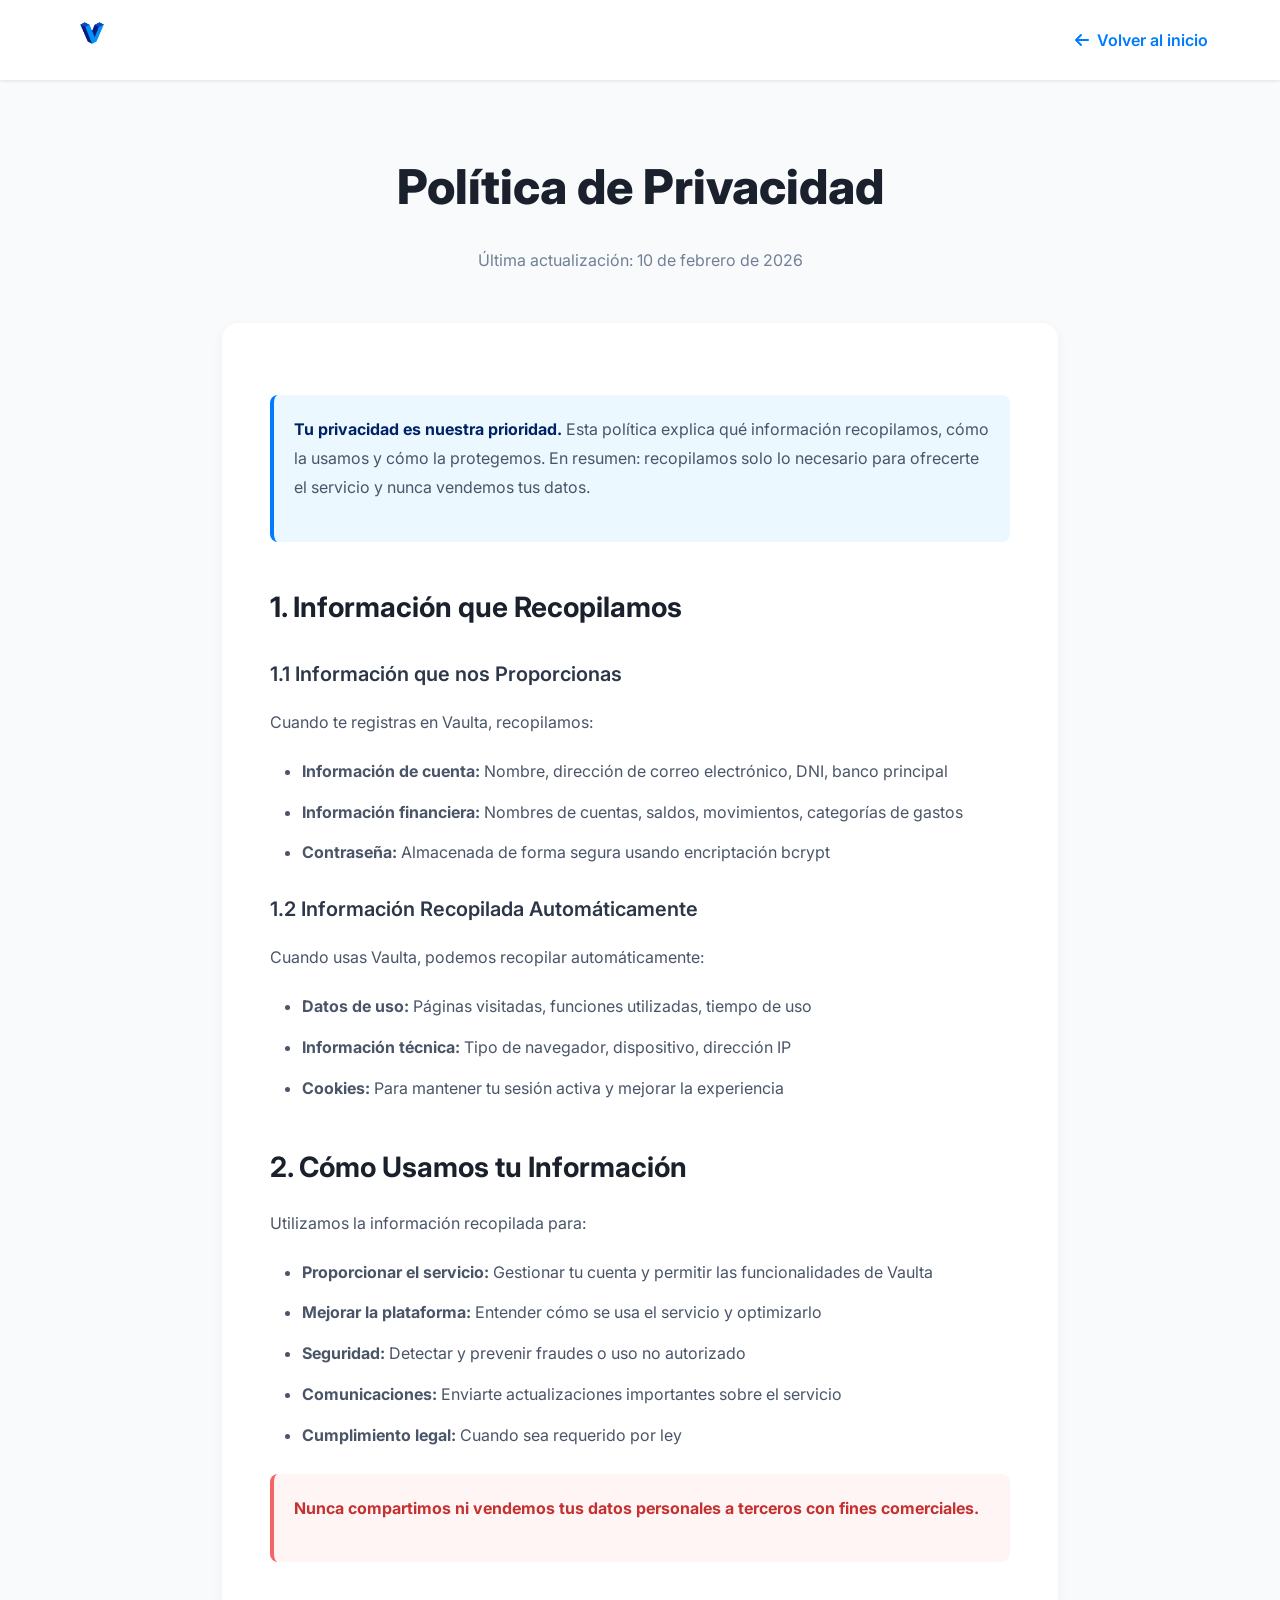
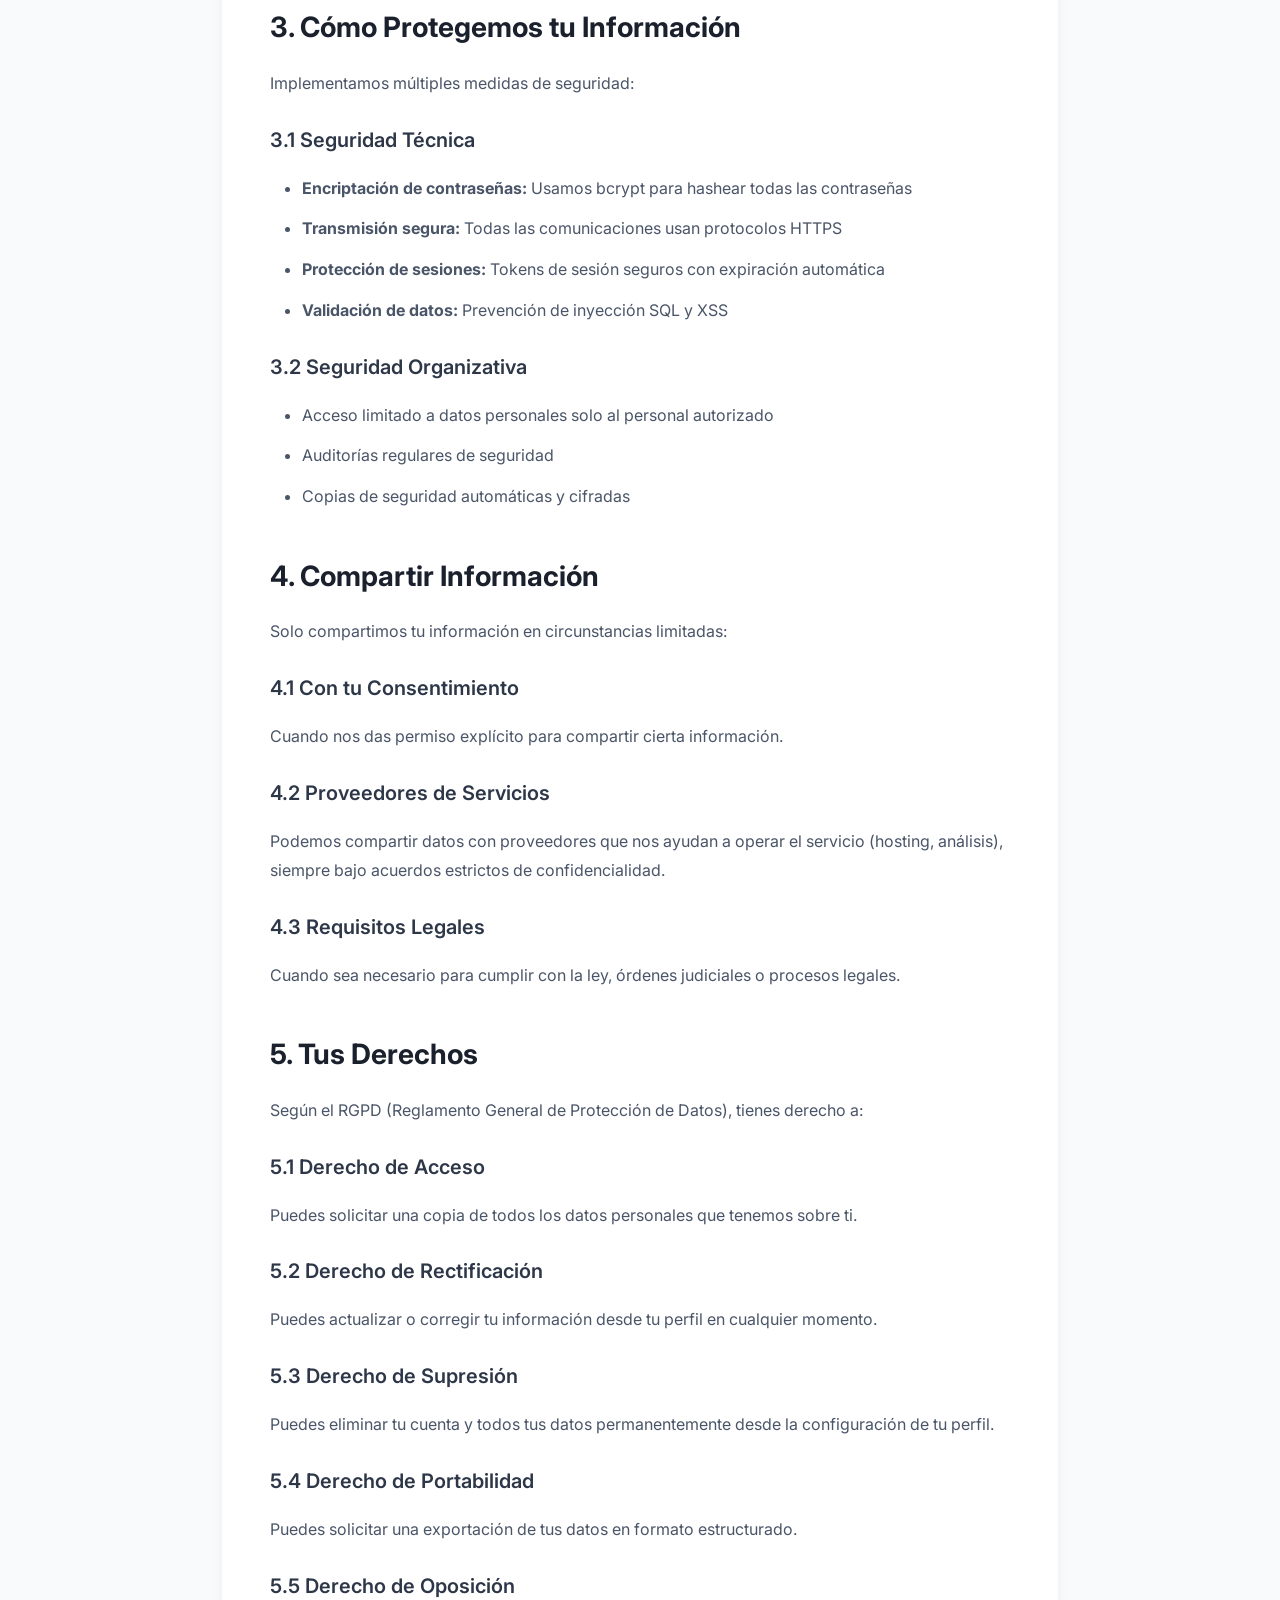
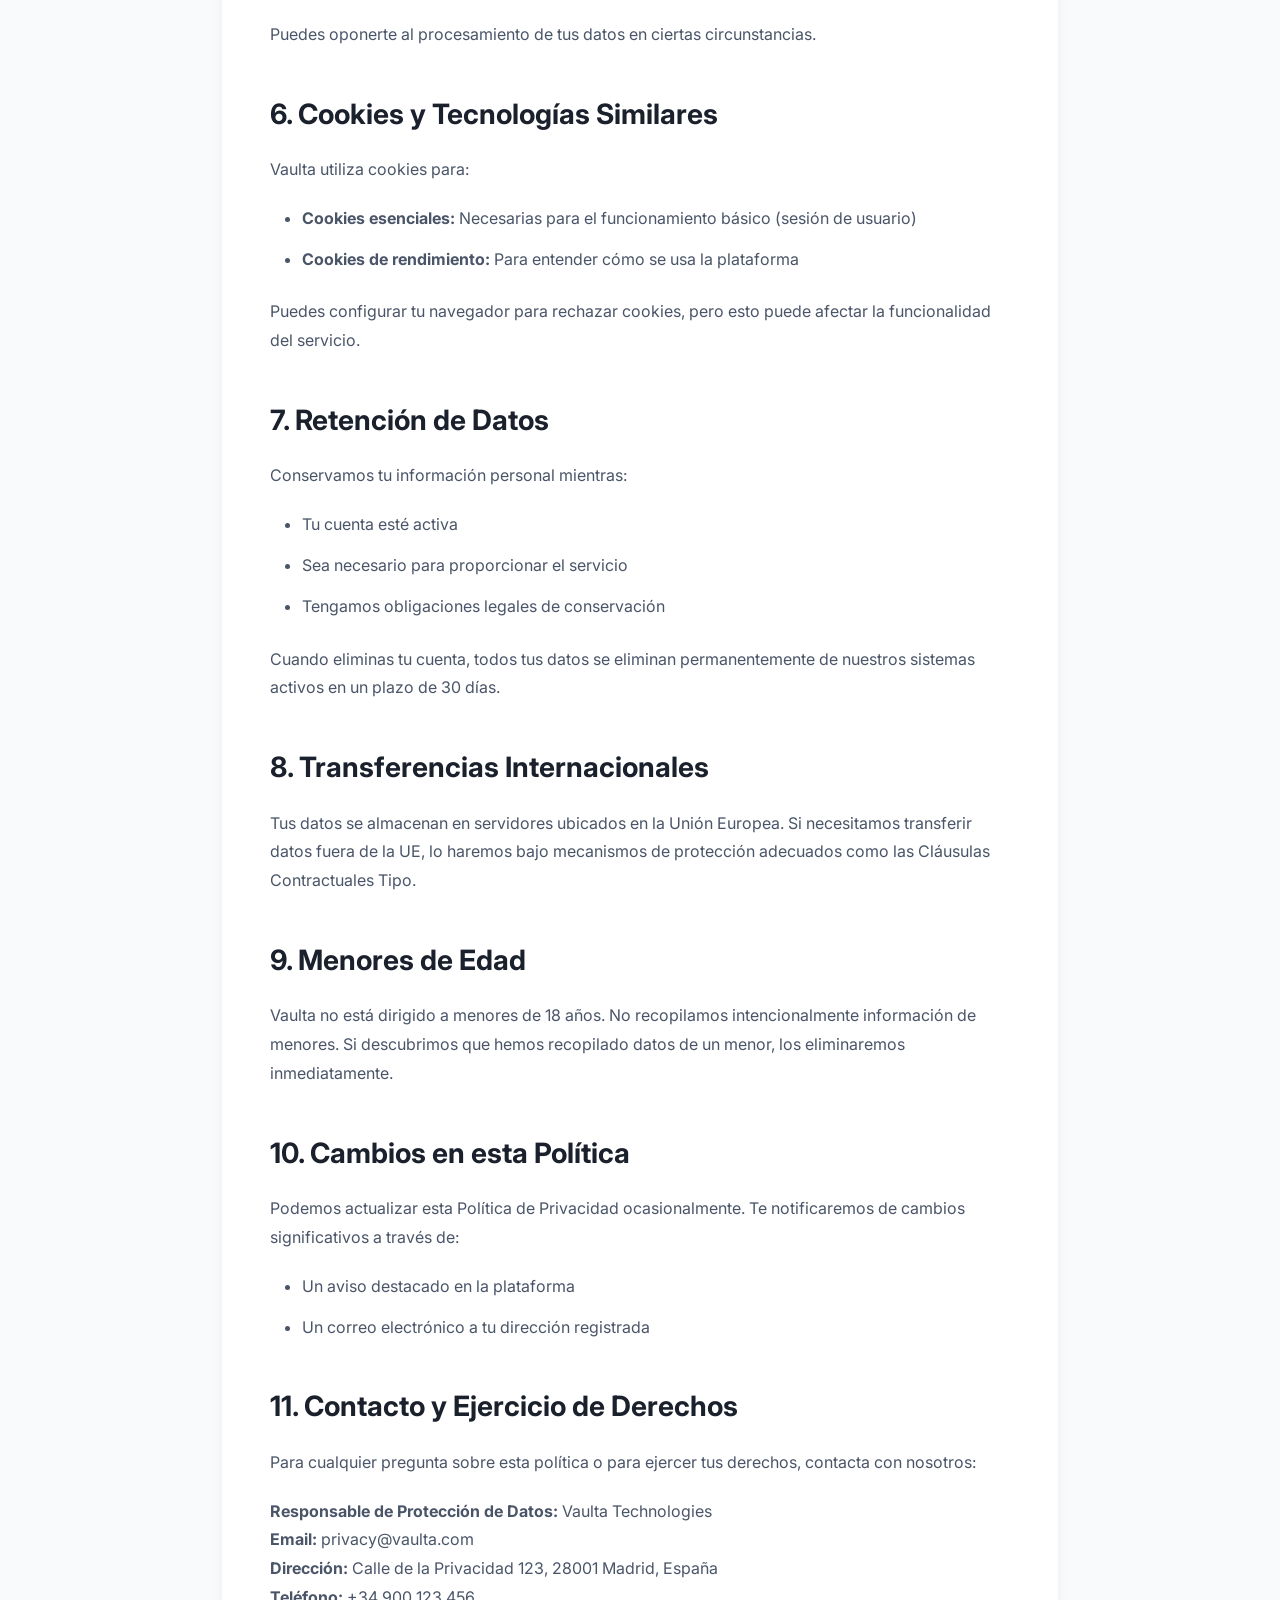
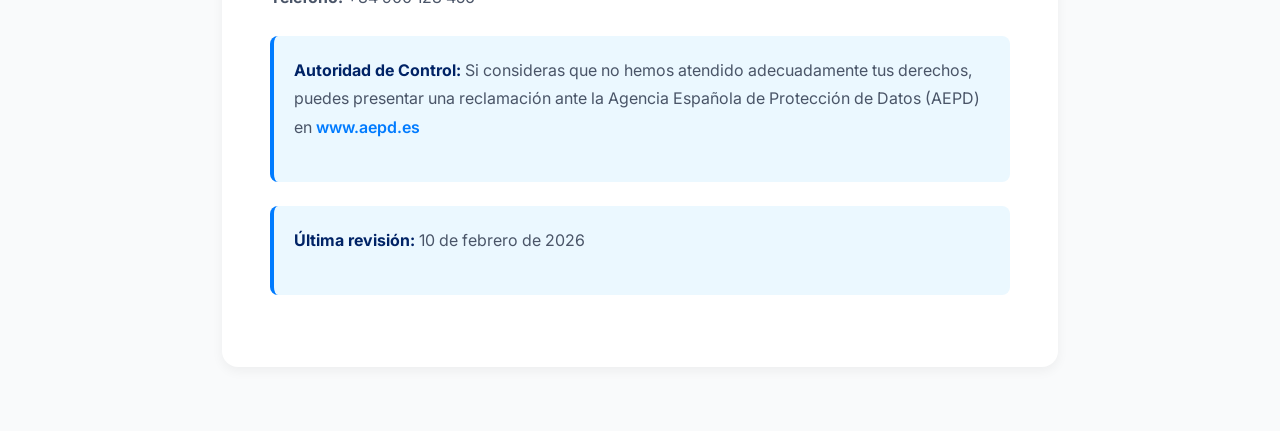
<file: src/privacy.html>
<!DOCTYPE html>
<html lang="es">

<head>
    <meta charset="UTF-8">
    <meta name="viewport" content="width=device-width, initial-scale=1.0">
    <title>Política de Privacidad | Vaulta</title>
    <link rel="icon" type="image/svg+xml" href="images/favicon.svg">
    <link rel="stylesheet" href="https://cdnjs.cloudflare.com/ajax/libs/font-awesome/6.0.0/css/all.min.css">
    <link href="https://fonts.googleapis.com/css2?family=Inter:wght@400;500;600;700&display=swap" rel="stylesheet">
    <style>
        * {
            margin: 0;
            padding: 0;
            box-sizing: border-box;
        }

        body {
            font-family: 'Inter', sans-serif;
            line-height: 1.8;
            color: #2d3748;
            background: #f9fafb;
        }

        .navbar {
            background: white;
            box-shadow: 0 1px 3px rgba(0, 0, 0, 0.1);
            padding: 1.25rem 0;
            position: sticky;
            top: 0;
            z-index: 100;
        }

        .nav-container {
            max-width: 1200px;
            margin: 0 auto;
            padding: 0 2rem;
            display: flex;
            justify-content: space-between;
            align-items: center;
        }

        .logo {
            display: flex;
            align-items: center;
            gap: 10px;
        }

        .logo img {
            height: 40px;
        }

        .back-btn {
            color: #007bff;
            text-decoration: none;
            font-weight: 600;
            display: flex;
            align-items: center;
            gap: 8px;
            transition: all 0.3s;
        }

        .back-btn:hover {
            color: #002366;
        }

        .container {
            max-width: 900px;
            margin: 0 auto;
            padding: 4rem 2rem;
        }

        .header {
            text-align: center;
            margin-bottom: 3rem;
        }

        .header h1 {
            font-size: 48px;
            color: #1a202c;
            margin-bottom: 1rem;
            font-weight: 800;
        }

        .header .date {
            color: #718096;
            font-size: 16px;
        }

        .content {
            background: white;
            padding: 3rem;
            border-radius: 16px;
            box-shadow: 0 4px 12px rgba(0, 0, 0, 0.05);
        }

        .content h2 {
            font-size: 28px;
            color: #1a202c;
            margin: 2.5rem 0 1rem 0;
            font-weight: 700;
        }

        .content h2:first-child {
            margin-top: 0;
        }

        .content h3 {
            font-size: 20px;
            color: #2d3748;
            margin: 1.5rem 0 1rem 0;
            font-weight: 600;
        }

        .content p {
            margin-bottom: 1.25rem;
            color: #4a5568;
            font-size: 16px;
        }

        .content ul,
        .content ol {
            margin: 1rem 0 1.5rem 2rem;
            color: #4a5568;
        }

        .content li {
            margin-bottom: 0.75rem;
        }

        .highlight {
            background: #ebf8ff;
            border-left: 4px solid #007bff;
            padding: 1.25rem;
            margin: 1.5rem 0;
            border-radius: 8px;
        }

        .highlight strong {
            color: #002366;
        }

        .warning {
            background: #fff5f5;
            border-left: 4px solid #f56565;
            padding: 1.25rem;
            margin: 1.5rem 0;
            border-radius: 8px;
        }

        .warning strong {
            color: #c53030;
        }

        @media (max-width: 768px) {
            .header h1 {
                font-size: 36px;
            }

            .content {
                padding: 2rem;
            }

            .container {
                padding: 2rem 1.5rem;
            }
        }
    </style>
</head>

<body>
    <nav class="navbar">
        <div class="nav-container">
            <div class="logo">
                <img src="images/logotrans.png" alt="Vaulta">
            </div>
            <a href="index.html" class="back-btn">
                <i class="fas fa-arrow-left"></i> Volver al inicio
            </a>
        </div>
    </nav>

    <div class="container">
        <div class="header">
            <h1>Política de Privacidad</h1>
            <p class="date">Última actualización: 10 de febrero de 2026</p>
        </div>

        <div class="content">
            <div class="highlight">
                <p><strong>Tu privacidad es nuestra prioridad.</strong> Esta política explica qué información
                    recopilamos, cómo la usamos y cómo la protegemos. En resumen: recopilamos solo lo necesario para
                    ofrecerte el servicio y nunca vendemos tus datos.</p>
            </div>

            <h2>1. Información que Recopilamos</h2>

            <h3>1.1 Información que nos Proporcionas</h3>
            <p>Cuando te registras en Vaulta, recopilamos:</p>
            <ul>
                <li><strong>Información de cuenta:</strong> Nombre, dirección de correo electrónico, DNI, banco
                    principal</li>
                <li><strong>Información financiera:</strong> Nombres de cuentas, saldos, movimientos, categorías de
                    gastos</li>
                <li><strong>Contraseña:</strong> Almacenada de forma segura usando encriptación bcrypt</li>
            </ul>

            <h3>1.2 Información Recopilada Automáticamente</h3>
            <p>Cuando usas Vaulta, podemos recopilar automáticamente:</p>
            <ul>
                <li><strong>Datos de uso:</strong> Páginas visitadas, funciones utilizadas, tiempo de uso</li>
                <li><strong>Información técnica:</strong> Tipo de navegador, dispositivo, dirección IP</li>
                <li><strong>Cookies:</strong> Para mantener tu sesión activa y mejorar la experiencia</li>
            </ul>

            <h2>2. Cómo Usamos tu Información</h2>
            <p>Utilizamos la información recopilada para:</p>
            <ul>
                <li><strong>Proporcionar el servicio:</strong> Gestionar tu cuenta y permitir las funcionalidades de
                    Vaulta</li>
                <li><strong>Mejorar la plataforma:</strong> Entender cómo se usa el servicio y optimizarlo</li>
                <li><strong>Seguridad:</strong> Detectar y prevenir fraudes o uso no autorizado</li>
                <li><strong>Comunicaciones:</strong> Enviarte actualizaciones importantes sobre el servicio</li>
                <li><strong>Cumplimiento legal:</strong> Cuando sea requerido por ley</li>
            </ul>

            <div class="warning">
                <p><strong>Nunca compartimos ni vendemos tus datos personales a terceros con fines comerciales.</strong>
                </p>
            </div>

            <h2>3. Cómo Protegemos tu Información</h2>
            <p>Implementamos múltiples medidas de seguridad:</p>

            <h3>3.1 Seguridad Técnica</h3>
            <ul>
                <li><strong>Encriptación de contraseñas:</strong> Usamos bcrypt para hashear todas las contraseñas</li>
                <li><strong>Transmisión segura:</strong> Todas las comunicaciones usan protocolos HTTPS</li>
                <li><strong>Protección de sesiones:</strong> Tokens de sesión seguros con expiración automática</li>
                <li><strong>Validación de datos:</strong> Prevención de inyección SQL y XSS</li>
            </ul>

            <h3>3.2 Seguridad Organizativa</h3>
            <ul>
                <li>Acceso limitado a datos personales solo al personal autorizado</li>
                <li>Auditorías regulares de seguridad</li>
                <li>Copias de seguridad automáticas y cifradas</li>
            </ul>

            <h2>4. Compartir Información</h2>
            <p>Solo compartimos tu información en circunstancias limitadas:</p>

            <h3>4.1 Con tu Consentimiento</h3>
            <p>Cuando nos das permiso explícito para compartir cierta información.</p>

            <h3>4.2 Proveedores de Servicios</h3>
            <p>Podemos compartir datos con proveedores que nos ayudan a operar el servicio (hosting, análisis), siempre
                bajo acuerdos estrictos de confidencialidad.</p>

            <h3>4.3 Requisitos Legales</h3>
            <p>Cuando sea necesario para cumplir con la ley, órdenes judiciales o procesos legales.</p>

            <h2>5. Tus Derechos</h2>
            <p>Según el RGPD (Reglamento General de Protección de Datos), tienes derecho a:</p>

            <h3>5.1 Derecho de Acceso</h3>
            <p>Puedes solicitar una copia de todos los datos personales que tenemos sobre ti.</p>

            <h3>5.2 Derecho de Rectificación</h3>
            <p>Puedes actualizar o corregir tu información desde tu perfil en cualquier momento.</p>

            <h3>5.3 Derecho de Supresión</h3>
            <p>Puedes eliminar tu cuenta y todos tus datos permanentemente desde la configuración de tu perfil.</p>

            <h3>5.4 Derecho de Portabilidad</h3>
            <p>Puedes solicitar una exportación de tus datos en formato estructurado.</p>

            <h3>5.5 Derecho de Oposición</h3>
            <p>Puedes oponerte al procesamiento de tus datos en ciertas circunstancias.</p>

            <h2>6. Cookies y Tecnologías Similares</h2>
            <p>Vaulta utiliza cookies para:</p>
            <ul>
                <li><strong>Cookies esenciales:</strong> Necesarias para el funcionamiento básico (sesión de usuario)
                </li>
                <li><strong>Cookies de rendimiento:</strong> Para entender cómo se usa la plataforma</li>
            </ul>
            <p>Puedes configurar tu navegador para rechazar cookies, pero esto puede afectar la funcionalidad del
                servicio.</p>

            <h2>7. Retención de Datos</h2>
            <p>Conservamos tu información personal mientras:</p>
            <ul>
                <li>Tu cuenta esté activa</li>
                <li>Sea necesario para proporcionar el servicio</li>
                <li>Tengamos obligaciones legales de conservación</li>
            </ul>
            <p>Cuando eliminas tu cuenta, todos tus datos se eliminan permanentemente de nuestros sistemas activos en un
                plazo de 30 días.</p>

            <h2>8. Transferencias Internacionales</h2>
            <p>Tus datos se almacenan en servidores ubicados en la Unión Europea. Si necesitamos transferir datos fuera
                de la UE, lo haremos bajo mecanismos de protección adecuados como las Cláusulas Contractuales Tipo.</p>

            <h2>9. Menores de Edad</h2>
            <p>Vaulta no está dirigido a menores de 18 años. No recopilamos intencionalmente información de menores. Si
                descubrimos que hemos recopilado datos de un menor, los eliminaremos inmediatamente.</p>

            <h2>10. Cambios en esta Política</h2>
            <p>Podemos actualizar esta Política de Privacidad ocasionalmente. Te notificaremos de cambios significativos
                a través de:</p>
            <ul>
                <li>Un aviso destacado en la plataforma</li>
                <li>Un correo electrónico a tu dirección registrada</li>
            </ul>

            <h2>11. Contacto y Ejercicio de Derechos</h2>
            <p>Para cualquier pregunta sobre esta política o para ejercer tus derechos, contacta con nosotros:</p>
            <p>
                <strong>Responsable de Protección de Datos:</strong> Vaulta Technologies<br>
                <strong>Email:</strong> privacy@vaulta.com<br>
                <strong>Dirección:</strong> Calle de la Privacidad 123, 28001 Madrid, España<br>
                <strong>Teléfono:</strong> +34 900 123 456
            </p>

            <div class="highlight">
                <p><strong>Autoridad de Control:</strong> Si consideras que no hemos atendido adecuadamente tus
                    derechos, puedes presentar una reclamación ante la Agencia Española de Protección de Datos (AEPD) en
                    <a href="https://www.aepd.es" target="_blank"
                        style="color: #007bff; text-decoration: none; font-weight: 600;">www.aepd.es</a></p>
            </div>

            <div class="highlight">
                <p><strong>Última revisión:</strong> 10 de febrero de 2026</p>
            </div>
        </div>
    </div>
</body>

</html>
</file>
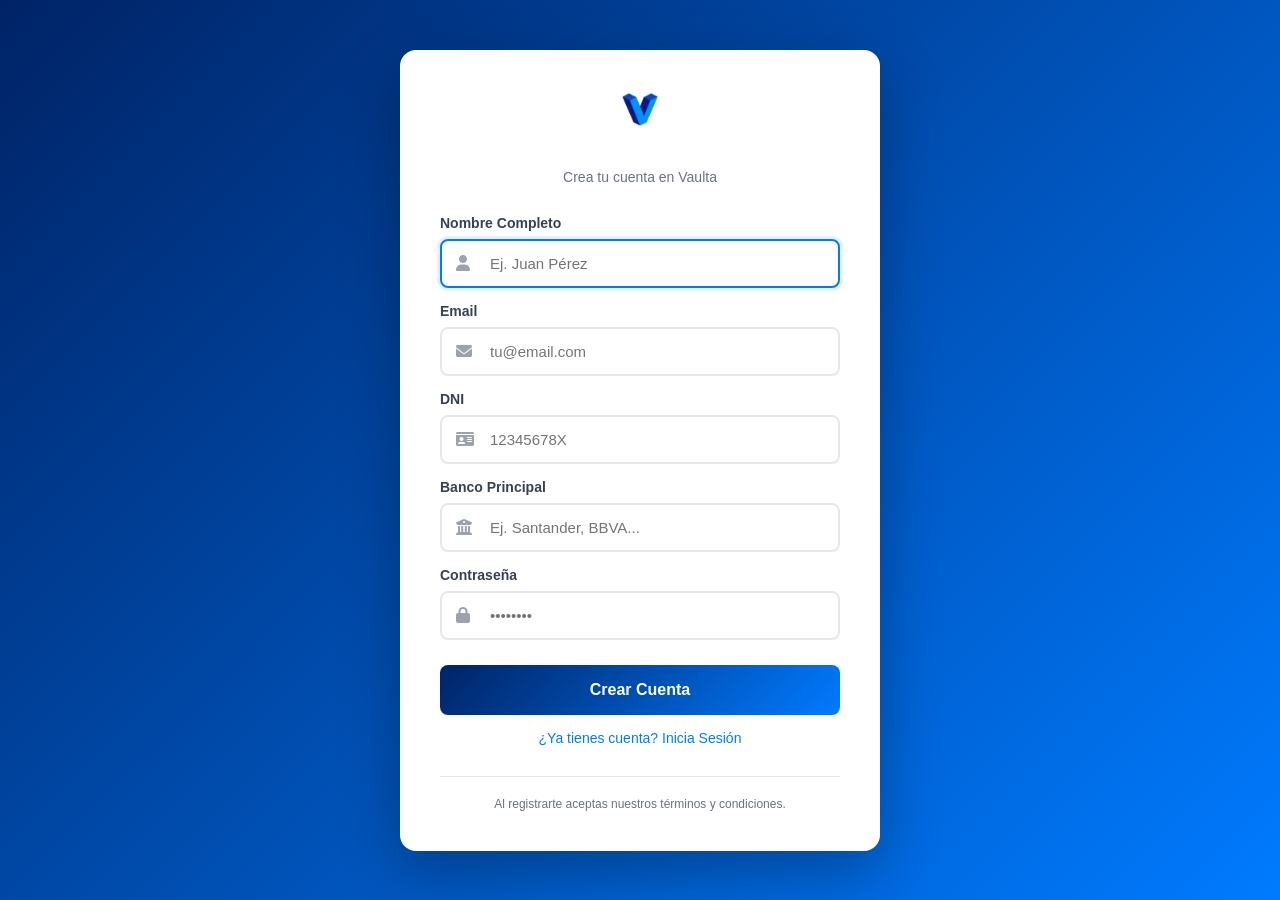
<file: src/register.html>
<!DOCTYPE html>
<html lang="es">

<head>
    <meta charset="UTF-8">
    <meta name="viewport" content="width=device-width, initial-scale=1.0">
    <meta http-equiv="Cache-Control" content="no-cache, no-store, must-revalidate">
    <link rel="icon" type="image/svg+xml" href="images/favicon.svg">
    <title>Registro | Vaulta</title>
    <link rel="stylesheet" href="https://cdnjs.cloudflare.com/ajax/libs/font-awesome/6.0.0/css/all.min.css">
    <style>
        * {
            margin: 0;
            padding: 0;
            box-sizing: border-box;
        }

        body {
            font-family: 'Segoe UI', Tahoma, Geneva, Verdana, sans-serif;
            background: linear-gradient(135deg, #002366 0%, #007bff 100%);
            min-height: 100vh;
            display: flex;
            align-items: center;
            justify-content: center;
            padding: 20px;
        }

        .login-wrapper {
            width: 100%;
            max-width: 480px;
            /* Slightly wider for more fields */
        }

        .login-box {
            background: white;
            border-radius: 16px;
            box-shadow: 0 20px 60px rgba(0, 0, 0, 0.3);
            padding: 40px;
            animation: slideUp 0.5s ease-out;
        }

        @keyframes slideUp {
            from {
                opacity: 0;
                transform: translateY(30px);
            }

            to {
                opacity: 1;
                transform: translateY(0);
            }
        }

        .login-header {
            text-align: center;
            margin-bottom: 30px;
        }

        .login-header h2 {
            color: #007bff;
            font-size: 32px;
            font-weight: 700;
            margin-bottom: 8px;
        }

        .login-header p {
            color: #6b7280;
            font-size: 14px;
        }

        .alert-error {
            background: #fee2e2;
            border: 1px solid #fecaca;
            color: #991b1b;
            padding: 12px 16px;
            border-radius: 8px;
            margin-bottom: 20px;
            font-size: 14px;
            display: none;
        }

        .alert-error.show {
            display: block;
            animation: shake 0.5s;
        }

        @keyframes shake {

            0%,
            100% {
                transform: translateX(0);
            }

            25% {
                transform: translateX(-10px);
            }

            75% {
                transform: translateX(10px);
            }
        }

        .login-form {
            display: flex;
            flex-direction: column;
            gap: 15px;
            /* Reduced gap to fit more fields */
        }

        .input-group {
            display: flex;
            flex-direction: column;
            gap: 8px;
        }

        .input-group label {
            color: #374151;
            font-size: 14px;
            font-weight: 600;
        }

        .input-wrapper {
            position: relative;
        }

        .input-icon {
            position: absolute;
            left: 16px;
            top: 50%;
            transform: translateY(-50%);
            color: #9ca3af;
            font-size: 16px;
        }

        .input-wrapper input {
            width: 100%;
            padding: 14px 16px 14px 48px;
            border: 2px solid #e5e7eb;
            border-radius: 8px;
            font-size: 15px;
            transition: all 0.3s;
            outline: none;
        }

        .input-wrapper input:focus {
            border-color: #007bff;
            box-shadow: 0 0 0 3px rgba(0, 123, 255, 0.1);
        }

        .form-actions {
            display: flex;
            justify-content: flex-end;
            margin-top: -8px;
        }

        .login-link {
            color: #007bff;
            font-size: 14px;
            text-decoration: none;
            transition: color 0.3s;
            display: block;
            text-align: center;
            margin-top: 15px;
        }

        .login-link:hover {
            color: #002366;
            text-decoration: underline;
        }

        .btn-submit {
            background: linear-gradient(135deg, #002366 0%, #007bff 100%);
            color: white;
            border: none;
            padding: 16px;
            border-radius: 8px;
            font-size: 16px;
            font-weight: 600;
            cursor: pointer;
            transition: all 0.3s;
            margin-top: 10px;
        }

        .btn-submit:hover {
            transform: translateY(-2px);
            box-shadow: 0 10px 25px rgba(0, 123, 255, 0.4);
        }

        .btn-submit:active {
            transform: translateY(0);
        }

        .login-footer {
            margin-top: 30px;
            text-align: center;
            padding-top: 20px;
            border-top: 1px solid #e5e7eb;
        }

        .login-footer p {
            color: #6b7280;
            font-size: 12px;
        }
    </style>
</head>

<body>

    <div class="login-wrapper">

        <div class="login-box">
            <div class="login-header">
                <img src="images/logotrans.png" alt="Vaulta Logo" style="height: 60px; margin-bottom: 15px;">
                <p>Crea tu cuenta en Vaulta</p>
            </div>

            <div class="alert-error" id="errorAlert">
                <i class="fas fa-exclamation-circle"></i> Error al registrar usuario
            </div>

            <form action="register.php" method="POST" class="login-form">

                <div class="input-group">
                    <label for="nombre">Nombre Completo</label>
                    <div class="input-wrapper">
                        <i class="fas fa-user input-icon"></i>
                        <input type="text" id="nombre" name="nombre" placeholder="Ej. Juan Pérez" required autofocus>
                    </div>
                </div>

                <div class="input-group">
                    <label for="email">Email</label>
                    <div class="input-wrapper">
                        <i class="fas fa-envelope input-icon"></i>
                        <input type="email" id="email" name="email" placeholder="tu@email.com" required>
                    </div>
                </div>

                <div class="input-group">
                    <label for="dni">DNI</label>
                    <div class="input-wrapper">
                        <i class="fas fa-id-card input-icon"></i>
                        <input type="text" id="dni" name="dni" placeholder="12345678X" required>
                    </div>
                </div>

                <div class="input-group">
                    <label for="banco">Banco Principal</label>
                    <div class="input-wrapper">
                        <i class="fas fa-university input-icon"></i>
                        <input type="text" id="banco" name="banco" placeholder="Ej. Santander, BBVA..." required>
                    </div>
                </div>

                <div class="input-group">
                    <label for="password">Contraseña</label>
                    <div class="input-wrapper">
                        <i class="fas fa-lock input-icon"></i>
                        <input type="password" id="password" name="password" placeholder="••••••••" required>
                    </div>
                </div>

                <button type="submit" class="btn-submit">
                    Crear Cuenta
                </button>
            </form>

            <a href="login.html" class="login-link">¿Ya tienes cuenta? Inicia Sesión</a>

            <div class="login-footer">
                <p>Al registrarte aceptas nuestros términos y condiciones.</p>
            </div>
        </div>

    </div>

    <script>
        // Mostrar mensaje de error si existe el parámetro en la URL
        const urlParams = new URLSearchParams(window.location.search);
        const error = urlParams.get('error');
        if (error) {
            const alert = document.getElementById('errorAlert');
            alert.classList.add('show');
            if (error === 'email_exists') {
                alert.innerHTML = '<i class="fas fa-exclamation-circle"></i> El email ya está registrado';
            } else if (error === 'invalid_email') {
                alert.innerHTML = '<i class="fas fa-exclamation-circle"></i> El formato del email no es válido';
            } else if (error === 'invalid_dni') {
                alert.innerHTML = '<i class="fas fa-exclamation-circle"></i> El DNI/NIE no es válido';
            } else {
                alert.innerHTML = '<i class="fas fa-exclamation-circle"></i> Ocurrió un error al registrar';
            }
        }

        // Validación de email
        function validarEmail(email) {
            const regex = /^[a-zA-Z0-9._-]+@[a-zA-Z0-9.-]+\.[a-zA-Z]{2,}$/;
            return regex.test(email);
        }

        // Validación de DNI/NIE español
        function validarDNI(dni) {
            dni = dni.toUpperCase().trim();

            // Pattern para DNI: 8 dígitos + letra
            const dniPattern = /^[0-9]{8}[A-Z]$/;
            // Pattern para NIE: X, Y o Z + 7 dígitos + letra
            const niePattern = /^[XYZ][0-9]{7}[A-Z]$/;

            if (!dniPattern.test(dni) && !niePattern.test(dni)) {
                return false;
            }

            // Validar letra del DNI/NIE
            const letras = 'TRWAGMYFPDXBNJZSQVHLCKE';
            let numero;

            if (niePattern.test(dni)) {
                // Convertir NIE a número para validar
                const nieConversion = { 'X': '0', 'Y': '1', 'Z': '2' };
                numero = nieConversion[dni.charAt(0)] + dni.substr(1, 7);
            } else {
                numero = dni.substr(0, 8);
            }

            const letraCalculada = letras.charAt(parseInt(numero) % 23);
            const letraProporcionada = dni.charAt(dni.length - 1);

            return letraCalculada === letraProporcionada;
        }

        // Validación en tiempo real del email
        const emailInput = document.getElementById('email');
        emailInput.addEventListener('blur', function () {
            if (this.value && !validarEmail(this.value)) {
                this.style.borderColor = '#ef4444';
                if (!document.getElementById('email-error')) {
                    const errorMsg = document.createElement('small');
                    errorMsg.id = 'email-error';
                    errorMsg.style.color = '#ef4444';
                    errorMsg.style.fontSize = '12px';
                    errorMsg.textContent = 'Introduce un email válido (ejemplo@dominio.com)';
                    this.parentElement.parentElement.appendChild(errorMsg);
                }
            } else {
                this.style.borderColor = '#e5e7eb';
                const errorMsg = document.getElementById('email-error');
                if (errorMsg) errorMsg.remove();
            }
        });

        // Validación en tiempo real del DNI
        const dniInput = document.getElementById('dni');
        dniInput.addEventListener('blur', function () {
            if (this.value && !validarDNI(this.value)) {
                this.style.borderColor = '#ef4444';
                if (!document.getElementById('dni-error')) {
                    const errorMsg = document.createElement('small');
                    errorMsg.id = 'dni-error';
                    errorMsg.style.color = '#ef4444';
                    errorMsg.style.fontSize = '12px';
                    errorMsg.textContent = 'DNI/NIE inválido. Formato: 12345678X o X1234567X';
                    this.parentElement.parentElement.appendChild(errorMsg);
                }
            } else {
                this.style.borderColor = '#e5e7eb';
                const errorMsg = document.getElementById('dni-error');
                if (errorMsg) errorMsg.remove();
            }
        });

        // Convertir DNI a mayúsculas mientras se escribe
        dniInput.addEventListener('input', function () {
            this.value = this.value.toUpperCase();
        });

        // Validación del formulario antes de enviar
        document.querySelector('.login-form').addEventListener('submit', function (e) {
            const email = emailInput.value;
            const dni = dniInput.value;

            let isValid = true;
            const alert = document.getElementById('errorAlert');
            alert.classList.remove('show');

            // Validar email
            if (!validarEmail(email)) {
                isValid = false;
                alert.innerHTML = '<i class="fas fa-exclamation-circle"></i> Por favor, introduce un email válido';
                alert.classList.add('show');
                emailInput.focus();
                e.preventDefault();
                return false;
            }

            // Validar DNI
            if (!validarDNI(dni)) {
                isValid = false;
                alert.innerHTML = '<i class="fas fa-exclamation-circle"></i> El DNI/NIE no es válido';
                alert.classList.add('show');
                dniInput.focus();
                e.preventDefault();
                return false;
            }

            return isValid;
        });
    </script>

</body>

</html>
</file>
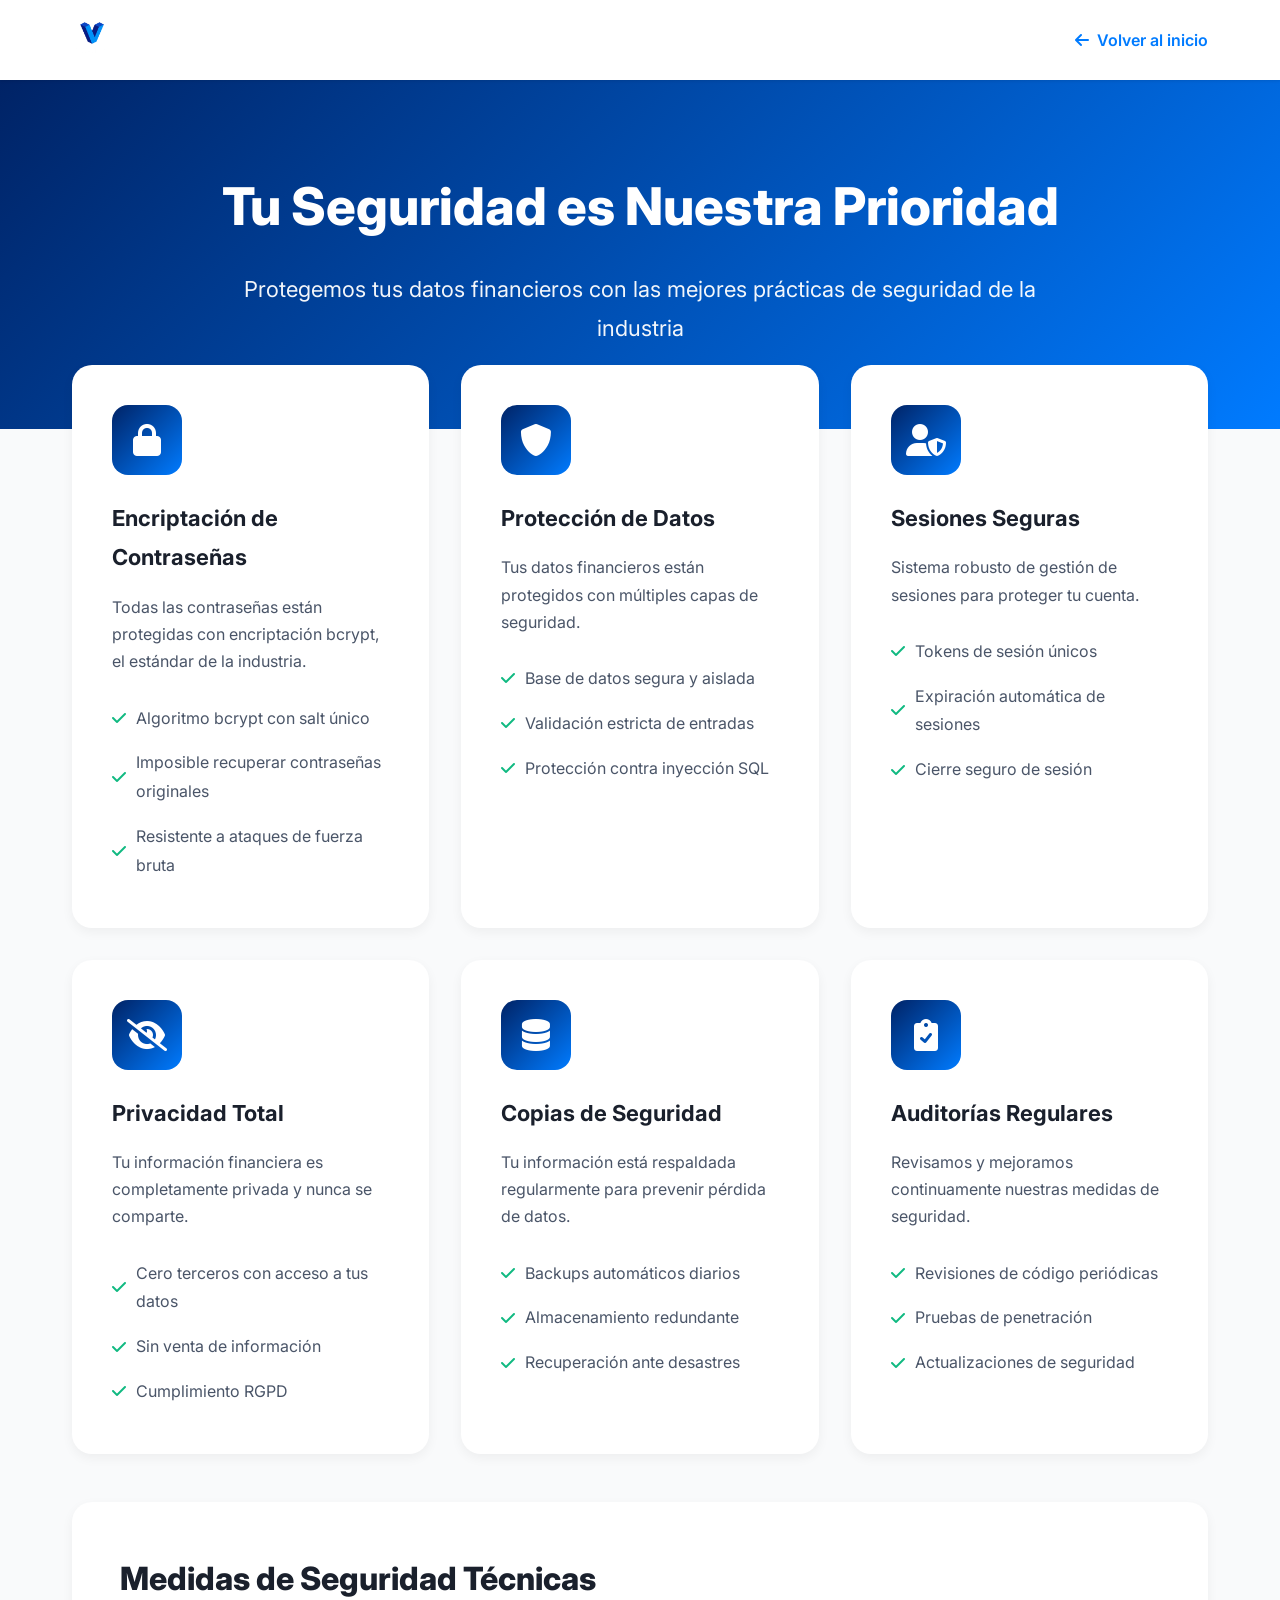
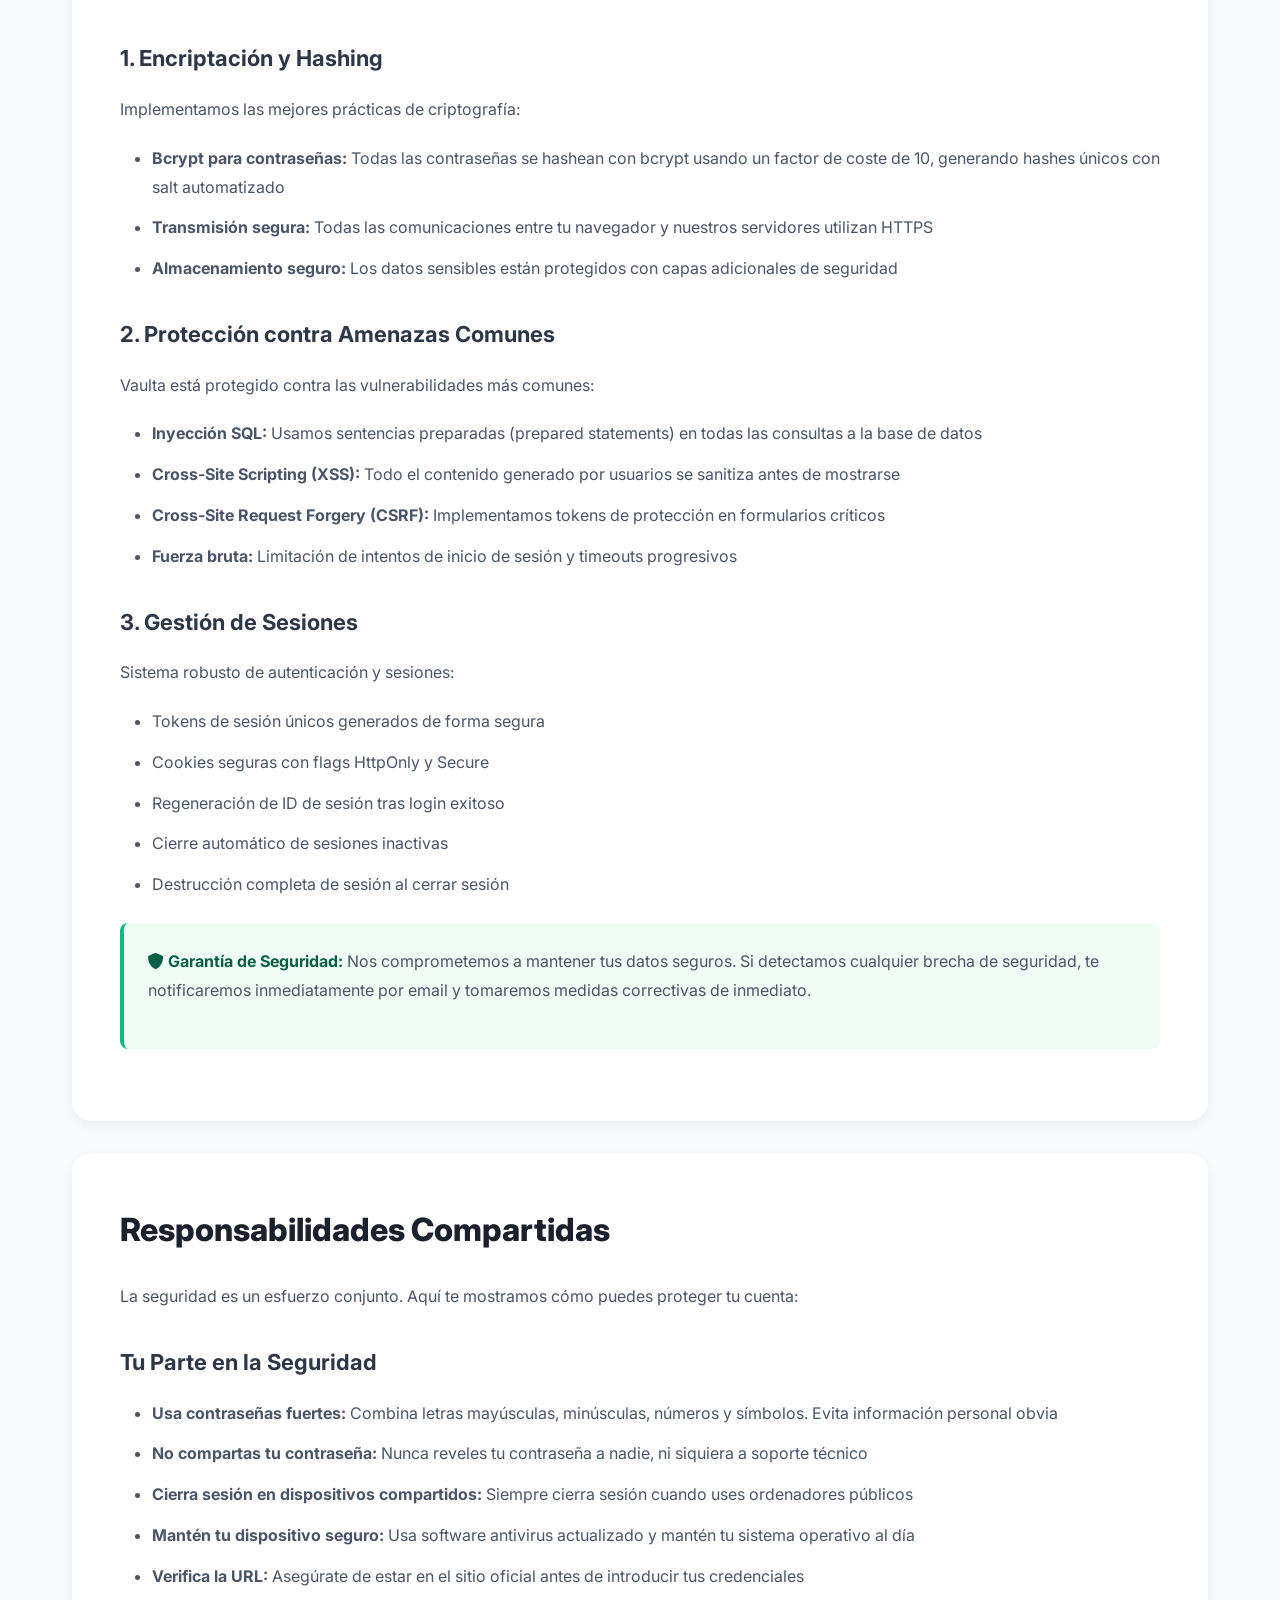
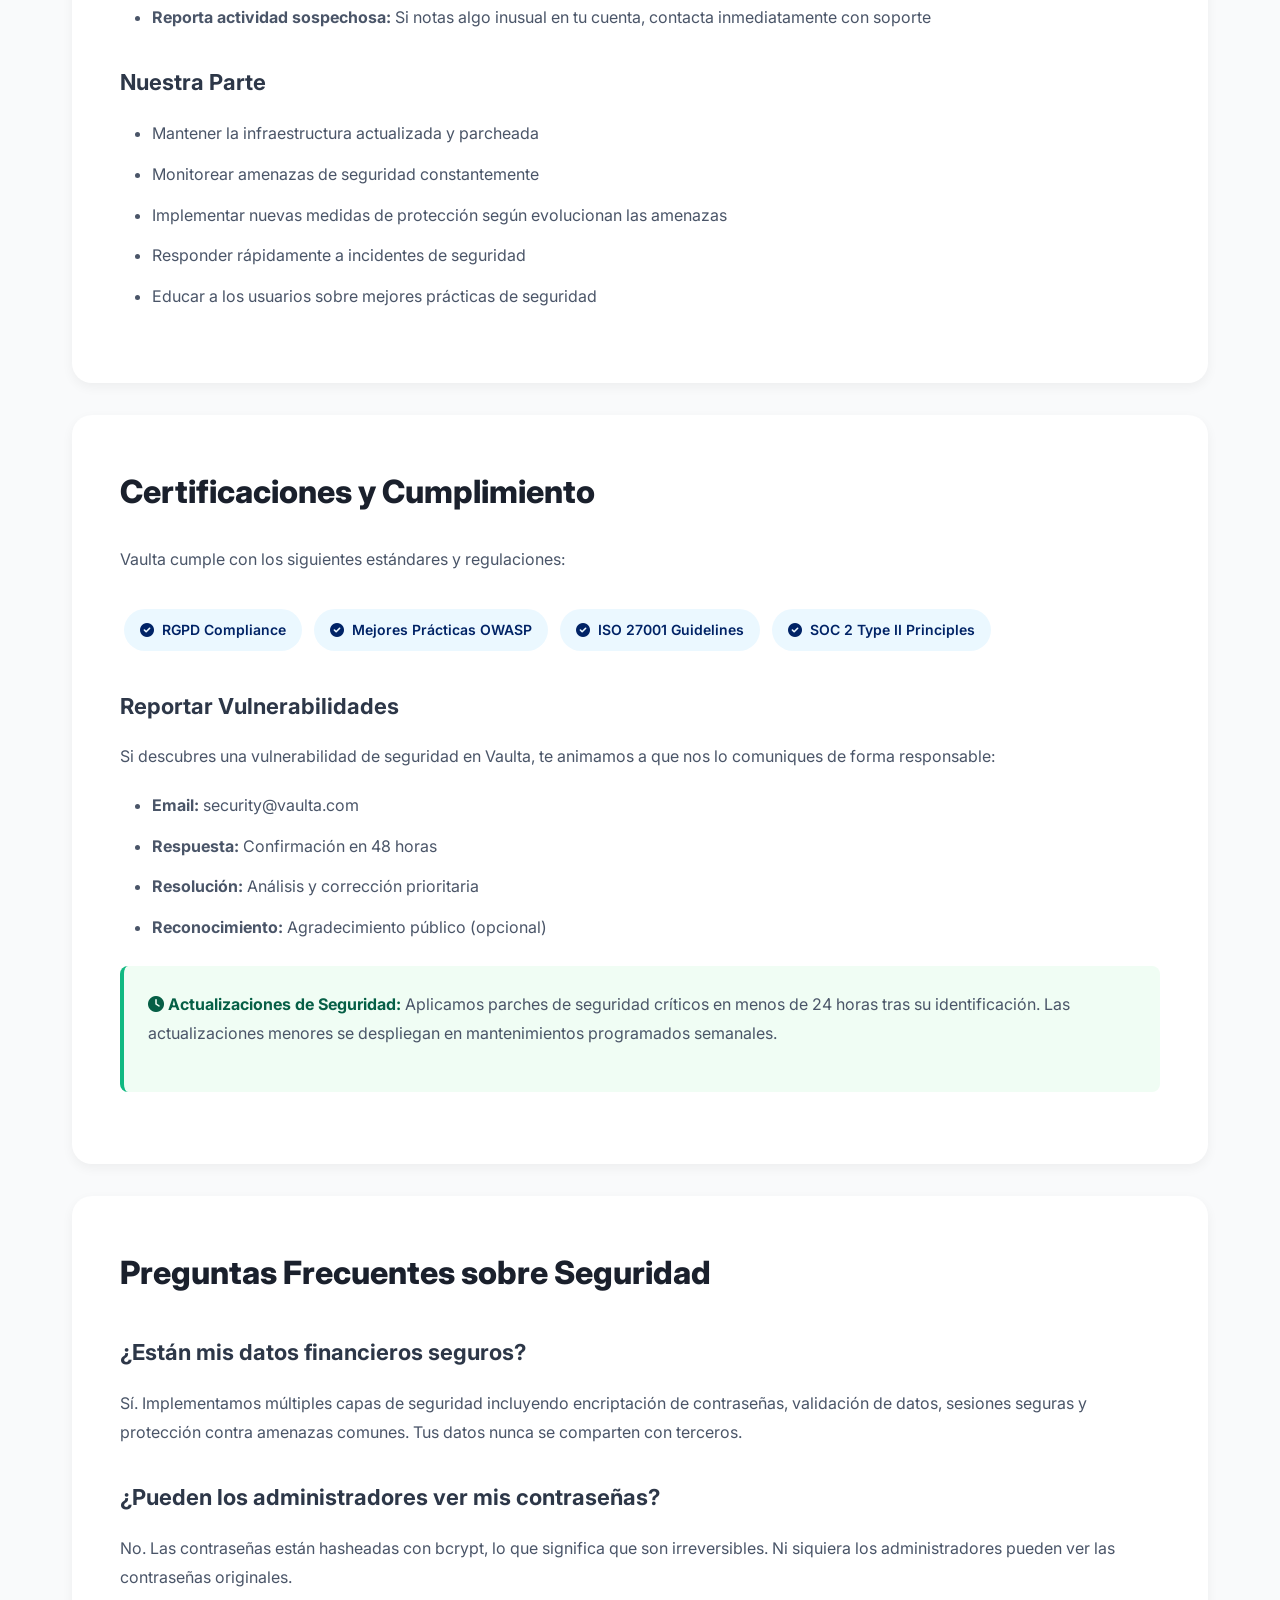
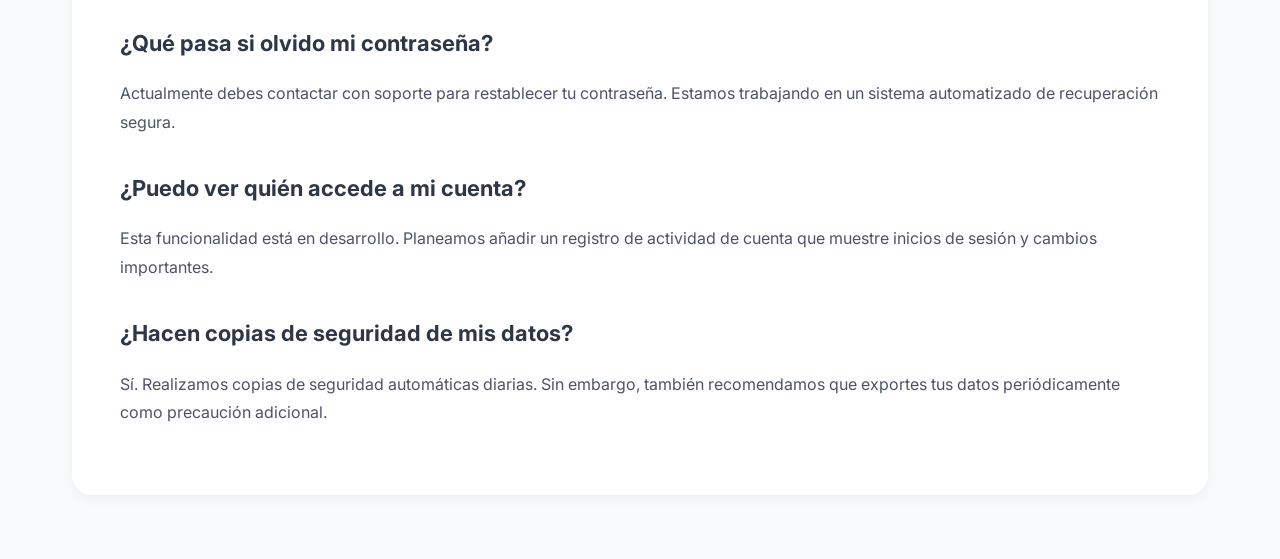
<file: src/security.html>
<!DOCTYPE html>
<html lang="es">

<head>
    <meta charset="UTF-8">
    <meta name="viewport" content="width=device-width, initial-scale=1.0">
    <title>Seguridad | Vaulta</title>
    <link rel="icon" type="image/svg+xml" href="images/favicon.svg">
    <link rel="stylesheet" href="https://cdnjs.cloudflare.com/ajax/libs/font-awesome/6.0.0/css/all.min.css">
    <link href="https://fonts.googleapis.com/css2?family=Inter:wght@400;500;600;700;800&display=swap" rel="stylesheet">
    <style>
        * {
            margin: 0;
            padding: 0;
            box-sizing: border-box;
        }

        body {
            font-family: 'Inter', sans-serif;
            line-height: 1.8;
            color: #2d3748;
            background: #f9fafb;
        }

        .navbar {
            background: white;
            box-shadow: 0 1px 3px rgba(0, 0, 0, 0.1);
            padding: 1.25rem 0;
            position: sticky;
            top: 0;
            z-index: 100;
        }

        .nav-container {
            max-width: 1200px;
            margin: 0 auto;
            padding: 0 2rem;
            display: flex;
            justify-content: space-between;
            align-items: center;
        }

        .logo {
            display: flex;
            align-items: center;
            gap: 10px;
        }

        .logo img {
            height: 40px;
        }

        .back-btn {
            color: #007bff;
            text-decoration: none;
            font-weight: 600;
            display: flex;
            align-items: center;
            gap: 8px;
            transition: all 0.3s;
        }

        .back-btn:hover {
            color: #002366;
        }

        .hero {
            background: linear-gradient(135deg, #002366 0%, #007bff 100%);
            color: white;
            padding: 5rem 2rem;
            text-align: center;
        }

        .hero h1 {
            font-size: 52px;
            font-weight: 800;
            margin-bottom: 1rem;
        }

        .hero p {
            font-size: 22px;
            opacity: 0.95;
            max-width: 800px;
            margin: 0 auto;
        }

        .container {
            max-width: 1200px;
            margin: -4rem auto 4rem;
            padding: 0 2rem;
        }

        .security-grid {
            display: grid;
            grid-template-columns: repeat(auto-fit, minmax(350px, 1fr));
            gap: 2rem;
            margin-bottom: 3rem;
        }

        .security-card {
            background: white;
            border-radius: 20px;
            padding: 2.5rem;
            box-shadow: 0 4px 12px rgba(0, 0, 0, 0.05);
            transition: all 0.3s;
        }

        .security-card:hover {
            transform: translateY(-4px);
            box-shadow: 0 12px 30px rgba(0, 35, 102, 0.12);
        }

        .security-icon {
            width: 70px;
            height: 70px;
            background: linear-gradient(135deg, #002366 0%, #007bff 100%);
            border-radius: 16px;
            display: flex;
            align-items: center;
            justify-content: center;
            margin-bottom: 1.5rem;
            color: white;
            font-size: 32px;
        }

        .security-card h3 {
            font-size: 22px;
            color: #1a202c;
            margin-bottom: 1rem;
            font-weight: 700;
        }

        .security-card p {
            color: #4a5568;
            margin-bottom: 1.25rem;
            line-height: 1.7;
        }

        .security-card ul {
            list-style: none;
            padding: 0;
        }

        .security-card li {
            padding: 0.5rem 0;
            color: #4a5568;
            display: flex;
            align-items: center;
            gap: 10px;
        }

        .security-card li i {
            color: #10b981;
            font-size: 16px;
        }

        .content-section {
            background: white;
            border-radius: 20px;
            padding: 3rem;
            box-shadow: 0 4px 12px rgba(0, 0, 0, 0.05);
            margin-bottom: 2rem;
        }

        .content-section h2 {
            font-size: 32px;
            color: #1a202c;
            margin-bottom: 1.5rem;
            font-weight: 800;
        }

        .content-section h3 {
            font-size: 22px;
            color: #2d3748;
            margin: 2rem 0 1rem 0;
            font-weight: 700;
        }

        .content-section p {
            color: #4a5568;
            margin-bottom: 1.25rem;
            font-size: 16px;
        }

        .content-section ul {
            margin: 1rem 0 1.5rem 2rem;
            color: #4a5568;
        }

        .content-section li {
            margin-bottom: 0.75rem;
        }

        .highlight {
            background: #f0fdf4;
            border-left: 4px solid #10b981;
            padding: 1.5rem;
            margin: 1.5rem 0;
            border-radius: 8px;
        }

        .highlight strong {
            color: #065f46;
        }

        .badge {
            display: inline-flex;
            align-items: center;
            gap: 8px;
            background: #ebf8ff;
            color: #002366;
            padding: 0.5rem 1rem;
            border-radius: 50px;
            font-size: 14px;
            font-weight: 600;
            margin: 0.25rem;
        }

        @media (max-width: 768px) {
            .hero h1 {
                font-size: 36px;
            }

            .security-grid {
                grid-template-columns: 1fr;
            }

            .container {
                margin-top: -2rem;
            }
        }
    </style>
</head>

<body>
    <nav class="navbar">
        <div class="nav-container">
            <div class="logo">
                <img src="images/logotrans.png" alt="Vaulta">
            </div>
            <a href="index.html" class="back-btn">
                <i class="fas fa-arrow-left"></i> Volver al inicio
            </a>
        </div>
    </nav>

    <section class="hero">
        <h1>Tu Seguridad es Nuestra Prioridad</h1>
        <p>Protegemos tus datos financieros con las mejores prácticas de seguridad de la industria</p>
    </section>

    <div class="container">
        <!-- Security Features Grid -->
        <div class="security-grid">
            <div class="security-card">
                <div class="security-icon">
                    <i class="fas fa-lock"></i>
                </div>
                <h3>Encriptación de Contraseñas</h3>
                <p>Todas las contraseñas están protegidas con encriptación bcrypt, el estándar de la industria.</p>
                <ul>
                    <li><i class="fas fa-check"></i> Algoritmo bcrypt con salt único</li>
                    <li><i class="fas fa-check"></i> Imposible recuperar contraseñas originales</li>
                    <li><i class="fas fa-check"></i> Resistente a ataques de fuerza bruta</li>
                </ul>
            </div>

            <div class="security-card">
                <div class="security-icon">
                    <i class="fas fa-shield-alt"></i>
                </div>
                <h3>Protección de Datos</h3>
                <p>Tus datos financieros están protegidos con múltiples capas de seguridad.</p>
                <ul>
                    <li><i class="fas fa-check"></i> Base de datos segura y aislada</li>
                    <li><i class="fas fa-check"></i> Validación estricta de entradas</li>
                    <li><i class="fas fa-check"></i> Protección contra inyección SQL</li>
                </ul>
            </div>

            <div class="security-card">
                <div class="security-icon">
                    <i class="fas fa-user-shield"></i>
                </div>
                <h3>Sesiones Seguras</h3>
                <p>Sistema robusto de gestión de sesiones para proteger tu cuenta.</p>
                <ul>
                    <li><i class="fas fa-check"></i> Tokens de sesión únicos</li>
                    <li><i class="fas fa-check"></i> Expiración automática de sesiones</li>
                    <li><i class="fas fa-check"></i> Cierre seguro de sesión</li>
                </ul>
            </div>

            <div class="security-card">
                <div class="security-icon">
                    <i class="fas fa-eye-slash"></i>
                </div>
                <h3>Privacidad Total</h3>
                <p>Tu información financiera es completamente privada y nunca se comparte.</p>
                <ul>
                    <li><i class="fas fa-check"></i> Cero terceros con acceso a tus datos</li>
                    <li><i class="fas fa-check"></i> Sin venta de información</li>
                    <li><i class="fas fa-check"></i> Cumplimiento RGPD</li>
                </ul>
            </div>

            <div class="security-card">
                <div class="security-icon">
                    <i class="fas fa-database"></i>
                </div>
                <h3>Copias de Seguridad</h3>
                <p>Tu información está respaldada regularmente para prevenir pérdida de datos.</p>
                <ul>
                    <li><i class="fas fa-check"></i> Backups automáticos diarios</li>
                    <li><i class="fas fa-check"></i> Almacenamiento redundante</li>
                    <li><i class="fas fa-check"></i> Recuperación ante desastres</li>
                </ul>
            </div>

            <div class="security-card">
                <div class="security-icon">
                    <i class="fas fa-clipboard-check"></i>
                </div>
                <h3>Auditorías Regulares</h3>
                <p>Revisamos y mejoramos continuamente nuestras medidas de seguridad.</p>
                <ul>
                    <li><i class="fas fa-check"></i> Revisiones de código periódicas</li>
                    <li><i class="fas fa-check"></i> Pruebas de penetración</li>
                    <li><i class="fas fa-check"></i> Actualizaciones de seguridad</li>
                </ul>
            </div>
        </div>

        <!-- Detailed Security Information -->
        <div class="content-section">
            <h2>Medidas de Seguridad Técnicas</h2>

            <h3>1. Encriptación y Hashing</h3>
            <p>Implementamos las mejores prácticas de criptografía:</p>
            <ul>
                <li><strong>Bcrypt para contraseñas:</strong> Todas las contraseñas se hashean con bcrypt usando un
                    factor de coste de 10, generando hashes únicos con salt automatizado</li>
                <li><strong>Transmisión segura:</strong> Todas las comunicaciones entre tu navegador y nuestros
                    servidores utilizan HTTPS</li>
                <li><strong>Almacenamiento seguro:</strong> Los datos sensibles están protegidos con capas adicionales
                    de seguridad</li>
            </ul>

            <h3>2. Protección contra Amenazas Comunes</h3>
            <p>Vaulta está protegido contra las vulnerabilidades más comunes:</p>
            <ul>
                <li><strong>Inyección SQL:</strong> Usamos sentencias preparadas (prepared statements) en todas las
                    consultas a la base de datos</li>
                <li><strong>Cross-Site Scripting (XSS):</strong> Todo el contenido generado por usuarios se sanitiza
                    antes de mostrarse</li>
                <li><strong>Cross-Site Request Forgery (CSRF):</strong> Implementamos tokens de protección en
                    formularios críticos</li>
                <li><strong>Fuerza bruta:</strong> Limitación de intentos de inicio de sesión y timeouts progresivos
                </li>
            </ul>

            <h3>3. Gestión de Sesiones</h3>
            <p>Sistema robusto de autenticación y sesiones:</p>
            <ul>
                <li>Tokens de sesión únicos generados de forma segura</li>
                <li>Cookies seguras con flags HttpOnly y Secure</li>
                <li>Regeneración de ID de sesión tras login exitoso</li>
                <li>Cierre automático de sesiones inactivas</li>
                <li>Destrucción completa de sesión al cerrar sesión</li>
            </ul>

            <div class="highlight">
                <p><strong><i class="fas fa-shield-alt"></i> Garantía de Seguridad:</strong> Nos comprometemos a
                    mantener tus datos seguros. Si detectamos cualquier brecha de seguridad, te notificaremos
                    inmediatamente por email y tomaremos medidas correctivas de inmediato.</p>
            </div>
        </div>

        <div class="content-section">
            <h2>Responsabilidades Compartidas</h2>
            <p>La seguridad es un esfuerzo conjunto. Aquí te mostramos cómo puedes proteger tu cuenta:</p>

            <h3>Tu Parte en la Seguridad</h3>
            <ul>
                <li><strong>Usa contraseñas fuertes:</strong> Combina letras mayúsculas, minúsculas, números y símbolos.
                    Evita información personal obvia</li>
                <li><strong>No compartas tu contraseña:</strong> Nunca reveles tu contraseña a nadie, ni siquiera a
                    soporte técnico</li>
                <li><strong>Cierra sesión en dispositivos compartidos:</strong> Siempre cierra sesión cuando uses
                    ordenadores públicos</li>
                <li><strong>Mantén tu dispositivo seguro:</strong> Usa software antivirus actualizado y mantén tu
                    sistema operativo al día</li>
                <li><strong>Verifica la URL:</strong> Asegúrate de estar en el sitio oficial antes de introducir tus
                    credenciales</li>
                <li><strong>Reporta actividad sospechosa:</strong> Si notas algo inusual en tu cuenta, contacta
                    inmediatamente con soporte</li>
            </ul>

            <h3>Nuestra Parte</h3>
            <ul>
                <li>Mantener la infraestructura actualizada y parcheada</li>
                <li>Monitorear amenazas de seguridad constantemente</li>
                <li>Implementar nuevas medidas de protección según evolucionan las amenazas</li>
                <li>Responder rápidamente a incidentes de seguridad</li>
                <li>Educar a los usuarios sobre mejores prácticas de seguridad</li>
            </ul>
        </div>

        <div class="content-section">
            <h2>Certificaciones y Cumplimiento</h2>
            <p>Vaulta cumple con los siguientes estándares y regulaciones:</p>

            <div style="margin: 2rem 0;">
                <span class="badge"><i class="fas fa-check-circle"></i> RGPD Compliance</span>
                <span class="badge"><i class="fas fa-check-circle"></i> Mejores Prácticas OWASP</span>
                <span class="badge"><i class="fas fa-check-circle"></i> ISO 27001 Guidelines</span>
                <span class="badge"><i class="fas fa-check-circle"></i> SOC 2 Type II Principles</span>
            </div>

            <h3>Reportar Vulnerabilidades</h3>
            <p>Si descubres una vulnerabilidad de seguridad en Vaulta, te animamos a que nos lo comuniques de forma
                responsable:</p>
            <ul>
                <li><strong>Email:</strong> security@vaulta.com</li>
                <li><strong>Respuesta:</strong> Confirmación en 48 horas</li>
                <li><strong>Resolución:</strong> Análisis y corrección prioritaria</li>
                <li><strong>Reconocimiento:</strong> Agradecimiento público (opcional)</li>
            </ul>

            <div class="highlight">
                <p><strong><i class="fas fa-clock"></i> Actualizaciones de Seguridad:</strong> Aplicamos parches de
                    seguridad críticos en menos de 24 horas tras su identificación. Las actualizaciones menores se
                    despliegan en mantenimientos programados semanales.</p>
            </div>
        </div>

        <div class="content-section">
            <h2>Preguntas Frecuentes sobre Seguridad</h2>

            <h3>¿Están mis datos financieros seguros?</h3>
            <p>Sí. Implementamos múltiples capas de seguridad incluyendo encriptación de contraseñas, validación de
                datos, sesiones seguras y protección contra amenazas comunes. Tus datos nunca se comparten con terceros.
            </p>

            <h3>¿Pueden los administradores ver mis contraseñas?</h3>
            <p>No. Las contraseñas están hasheadas con bcrypt, lo que significa que son irreversibles. Ni siquiera los
                administradores pueden ver las contraseñas originales.</p>

            <h3>¿Qué pasa si olvido mi contraseña?</h3>
            <p>Actualmente debes contactar con soporte para restablecer tu contraseña. Estamos trabajando en un sistema
                automatizado de recuperación segura.</p>

            <h3>¿Puedo ver quién accede a mi cuenta?</h3>
            <p>Esta funcionalidad está en desarrollo. Planeamos añadir un registro de actividad de cuenta que muestre
                inicios de sesión y cambios importantes.</p>

            <h3>¿Hacen copias de seguridad de mis datos?</h3>
            <p>Sí. Realizamos copias de seguridad automáticas diarias. Sin embargo, también recomendamos que exportes
                tus datos periódicamente como precaución adicional.</p>
        </div>
    </div>
</body>

</html>
</file>
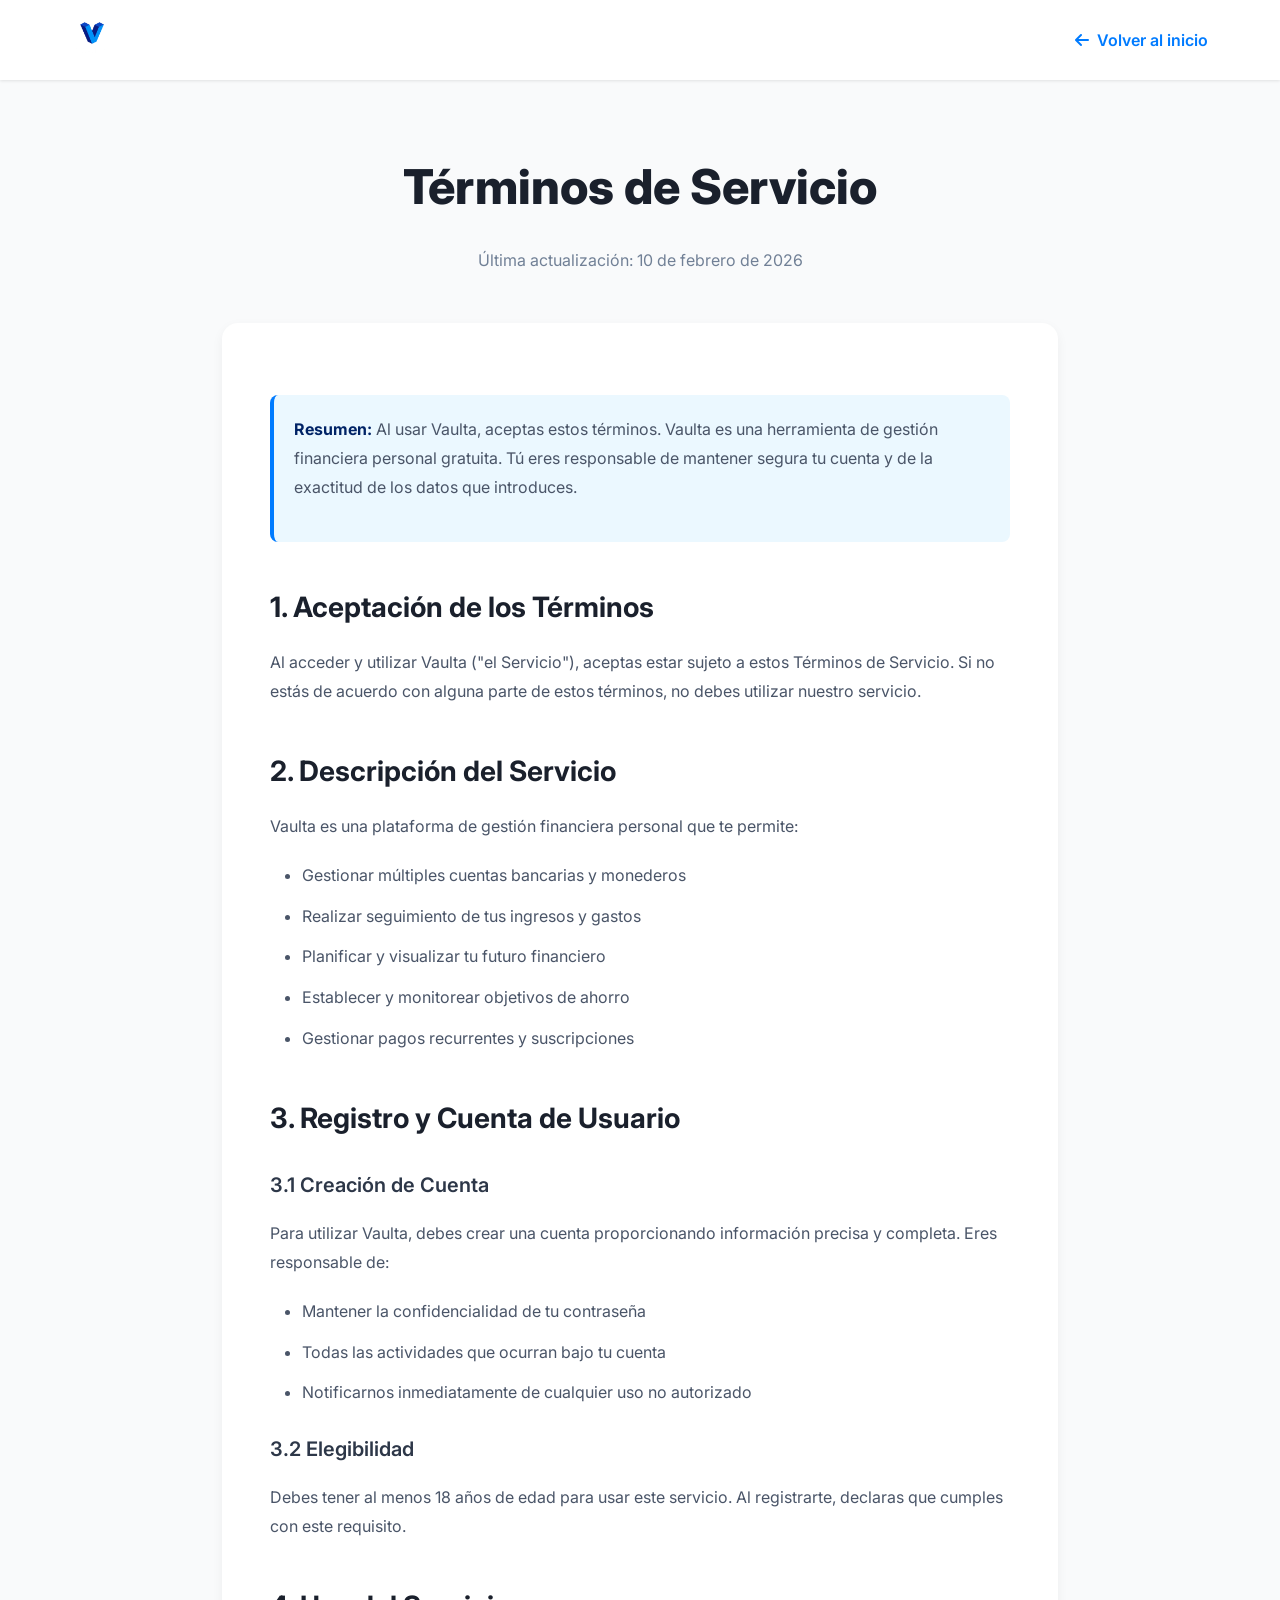
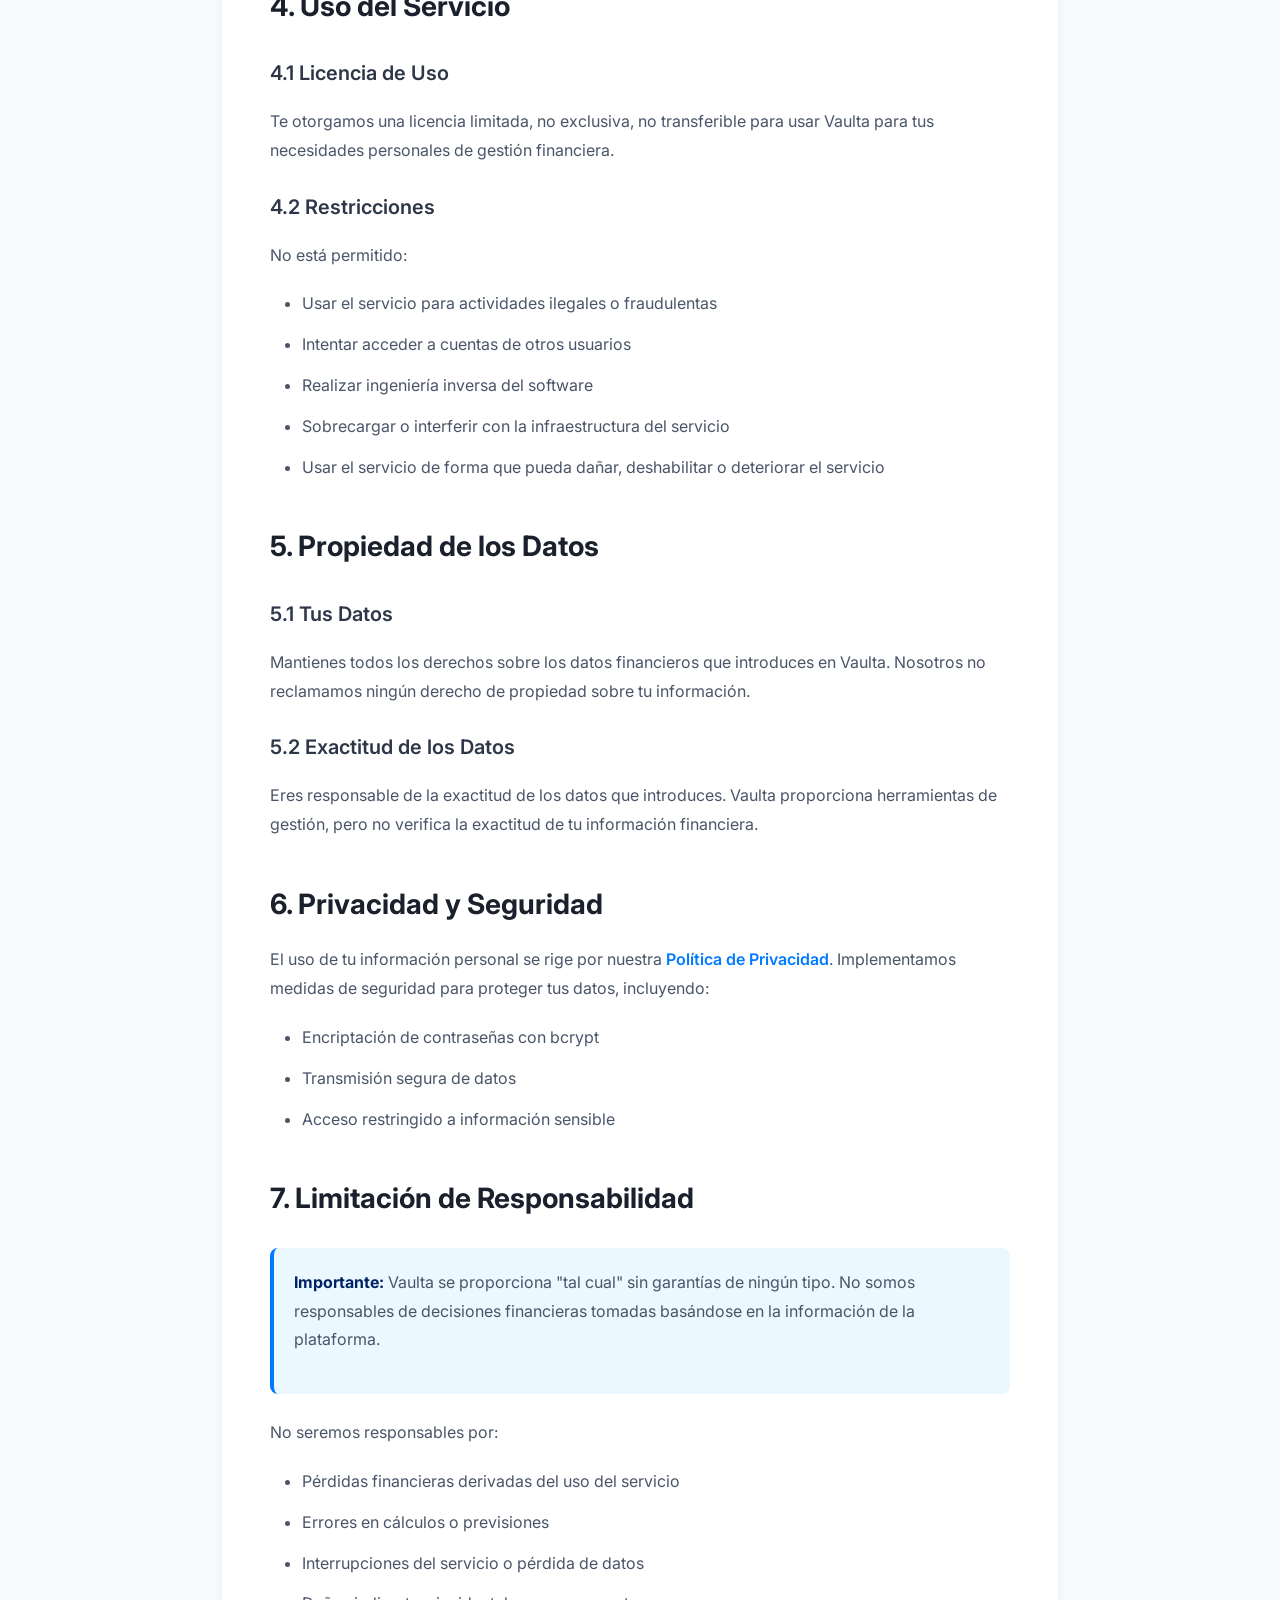
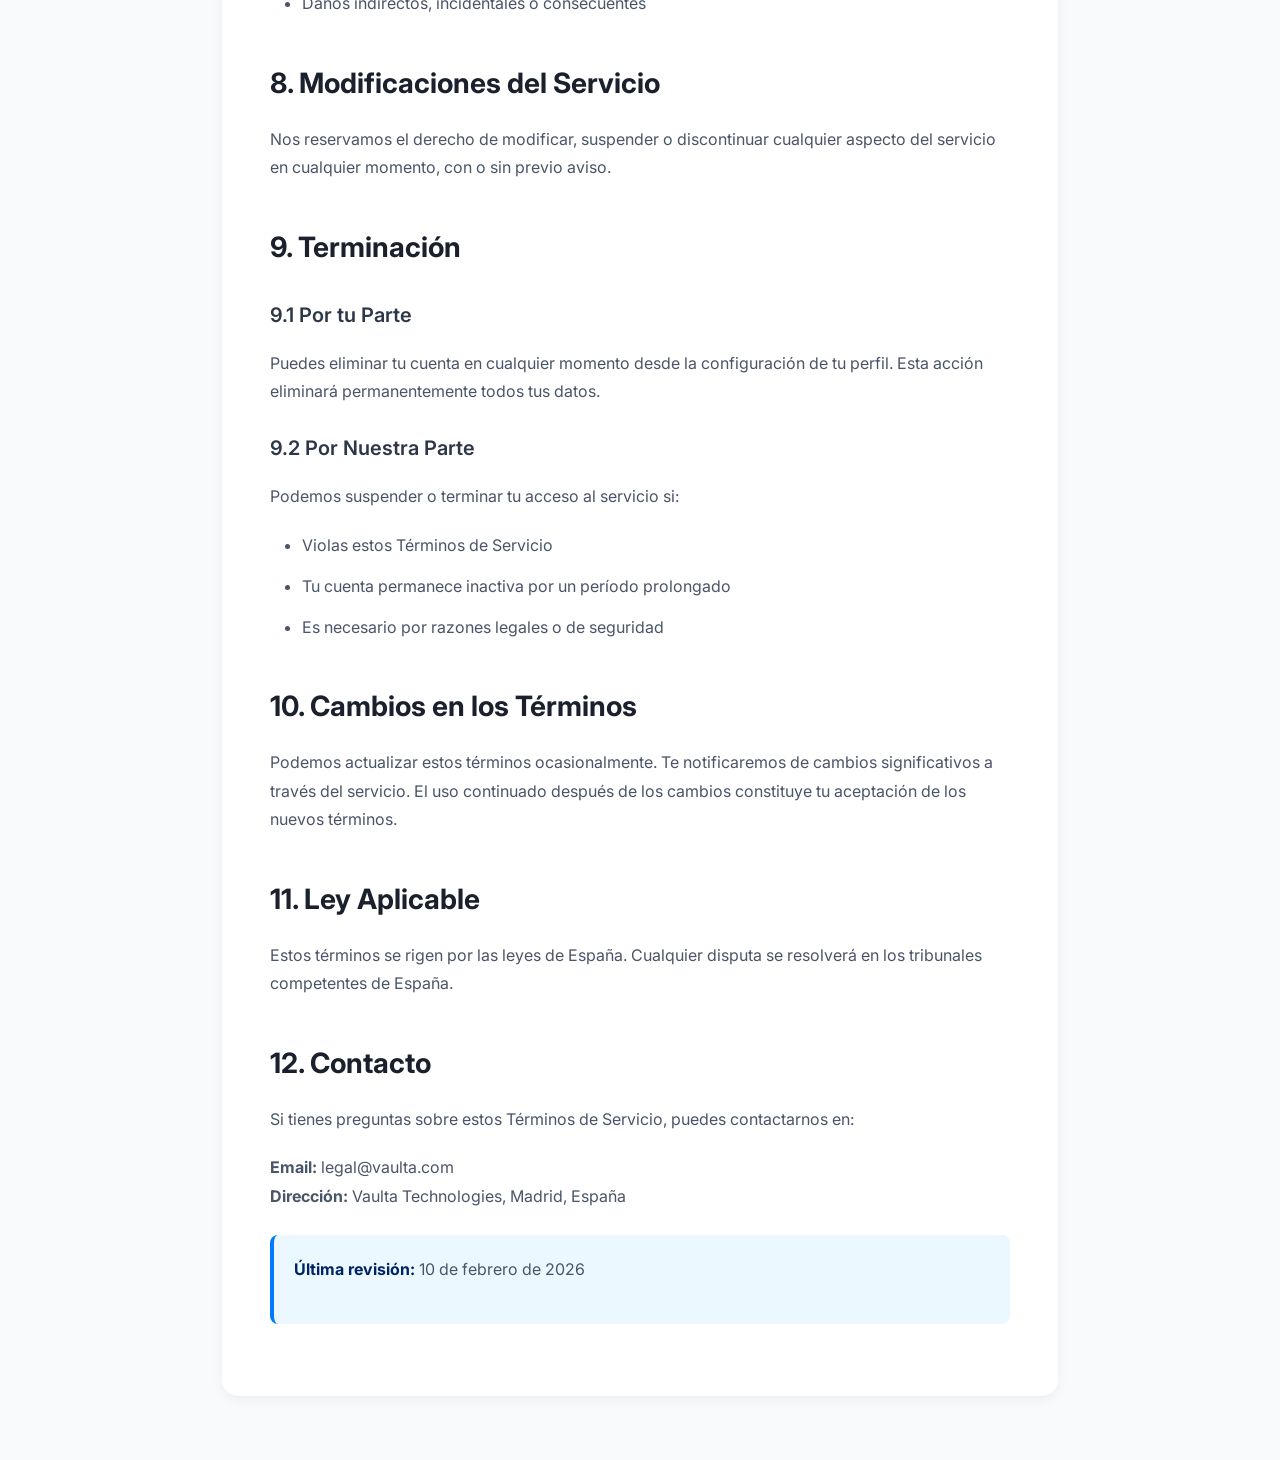
<file: src/terms.html>
<!DOCTYPE html>
<html lang="es">

<head>
    <meta charset="UTF-8">
    <meta name="viewport" content="width=device-width, initial-scale=1.0">
    <title>Términos de Servicio | Vaulta</title>
    <link rel="icon" type="image/svg+xml" href="images/favicon.svg">
    <link rel="stylesheet" href="https://cdnjs.cloudflare.com/ajax/libs/font-awesome/6.0.0/css/all.min.css">
    <link href="https://fonts.googleapis.com/css2?family=Inter:wght@400;500;600;700&display=swap" rel="stylesheet">
    <style>
        * {
            margin: 0;
            padding: 0;
            box-sizing: border-box;
        }

        body {
            font-family: 'Inter', sans-serif;
            line-height: 1.8;
            color: #2d3748;
            background: #f9fafb;
        }

        .navbar {
            background: white;
            box-shadow: 0 1px 3px rgba(0, 0, 0, 0.1);
            padding: 1.25rem 0;
            position: sticky;
            top: 0;
            z-index: 100;
        }

        .nav-container {
            max-width: 1200px;
            margin: 0 auto;
            padding: 0 2rem;
            display: flex;
            justify-content: space-between;
            align-items: center;
        }

        .logo {
            display: flex;
            align-items: center;
            gap: 10px;
        }

        .logo img {
            height: 40px;
        }

        .back-btn {
            color: #007bff;
            text-decoration: none;
            font-weight: 600;
            display: flex;
            align-items: center;
            gap: 8px;
            transition: all 0.3s;
        }

        .back-btn:hover {
            color: #002366;
        }

        .container {
            max-width: 900px;
            margin: 0 auto;
            padding: 4rem 2rem;
        }

        .header {
            text-align: center;
            margin-bottom: 3rem;
        }

        .header h1 {
            font-size: 48px;
            color: #1a202c;
            margin-bottom: 1rem;
            font-weight: 800;
        }

        .header .date {
            color: #718096;
            font-size: 16px;
        }

        .content {
            background: white;
            padding: 3rem;
            border-radius: 16px;
            box-shadow: 0 4px 12px rgba(0, 0, 0, 0.05);
        }

        .content h2 {
            font-size: 28px;
            color: #1a202c;
            margin: 2.5rem 0 1rem 0;
            font-weight: 700;
        }

        .content h2:first-child {
            margin-top: 0;
        }

        .content h3 {
            font-size: 20px;
            color: #2d3748;
            margin: 1.5rem 0 1rem 0;
            font-weight: 600;
        }

        .content p {
            margin-bottom: 1.25rem;
            color: #4a5568;
            font-size: 16px;
        }

        .content ul,
        .content ol {
            margin: 1rem 0 1.5rem 2rem;
            color: #4a5568;
        }

        .content li {
            margin-bottom: 0.75rem;
        }

        .highlight {
            background: #ebf8ff;
            border-left: 4px solid #007bff;
            padding: 1.25rem;
            margin: 1.5rem 0;
            border-radius: 8px;
        }

        .highlight strong {
            color: #002366;
        }

        @media (max-width: 768px) {
            .header h1 {
                font-size: 36px;
            }

            .content {
                padding: 2rem;
            }

            .container {
                padding: 2rem 1.5rem;
            }
        }
    </style>
</head>

<body>
    <nav class="navbar">
        <div class="nav-container">
            <div class="logo">
                <img src="images/logotrans.png" alt="Vaulta">
            </div>
            <a href="index.html" class="back-btn">
                <i class="fas fa-arrow-left"></i> Volver al inicio
            </a>
        </div>
    </nav>

    <div class="container">
        <div class="header">
            <h1>Términos de Servicio</h1>
            <p class="date">Última actualización: 10 de febrero de 2026</p>
        </div>

        <div class="content">
            <div class="highlight">
                <p><strong>Resumen:</strong> Al usar Vaulta, aceptas estos términos. Vaulta es una herramienta de
                    gestión financiera personal gratuita. Tú eres responsable de mantener segura tu cuenta y de la
                    exactitud de los datos que introduces.</p>
            </div>

            <h2>1. Aceptación de los Términos</h2>
            <p>Al acceder y utilizar Vaulta ("el Servicio"), aceptas estar sujeto a estos Términos de Servicio. Si no
                estás de acuerdo con alguna parte de estos términos, no debes utilizar nuestro servicio.</p>

            <h2>2. Descripción del Servicio</h2>
            <p>Vaulta es una plataforma de gestión financiera personal que te permite:</p>
            <ul>
                <li>Gestionar múltiples cuentas bancarias y monederos</li>
                <li>Realizar seguimiento de tus ingresos y gastos</li>
                <li>Planificar y visualizar tu futuro financiero</li>
                <li>Establecer y monitorear objetivos de ahorro</li>
                <li>Gestionar pagos recurrentes y suscripciones</li>
            </ul>

            <h2>3. Registro y Cuenta de Usuario</h2>
            <h3>3.1 Creación de Cuenta</h3>
            <p>Para utilizar Vaulta, debes crear una cuenta proporcionando información precisa y completa. Eres
                responsable de:</p>
            <ul>
                <li>Mantener la confidencialidad de tu contraseña</li>
                <li>Todas las actividades que ocurran bajo tu cuenta</li>
                <li>Notificarnos inmediatamente de cualquier uso no autorizado</li>
            </ul>

            <h3>3.2 Elegibilidad</h3>
            <p>Debes tener al menos 18 años de edad para usar este servicio. Al registrarte, declaras que cumples con
                este requisito.</p>

            <h2>4. Uso del Servicio</h2>
            <h3>4.1 Licencia de Uso</h3>
            <p>Te otorgamos una licencia limitada, no exclusiva, no transferible para usar Vaulta para tus necesidades
                personales de gestión financiera.</p>

            <h3>4.2 Restricciones</h3>
            <p>No está permitido:</p>
            <ul>
                <li>Usar el servicio para actividades ilegales o fraudulentas</li>
                <li>Intentar acceder a cuentas de otros usuarios</li>
                <li>Realizar ingeniería inversa del software</li>
                <li>Sobrecargar o interferir con la infraestructura del servicio</li>
                <li>Usar el servicio de forma que pueda dañar, deshabilitar o deteriorar el servicio</li>
            </ul>

            <h2>5. Propiedad de los Datos</h2>
            <h3>5.1 Tus Datos</h3>
            <p>Mantienes todos los derechos sobre los datos financieros que introduces en Vaulta. Nosotros no reclamamos
                ningún derecho de propiedad sobre tu información.</p>

            <h3>5.2 Exactitud de los Datos</h3>
            <p>Eres responsable de la exactitud de los datos que introduces. Vaulta proporciona herramientas de gestión,
                pero no verifica la exactitud de tu información financiera.</p>

            <h2>6. Privacidad y Seguridad</h2>
            <p>El uso de tu información personal se rige por nuestra <a href="privacy.html"
                    style="color: #007bff; text-decoration: none; font-weight: 600;">Política de Privacidad</a>.
                Implementamos medidas de seguridad para proteger tus datos, incluyendo:</p>
            <ul>
                <li>Encriptación de contraseñas con bcrypt</li>
                <li>Transmisión segura de datos</li>
                <li>Acceso restringido a información sensible</li>
            </ul>

            <h2>7. Limitación de Responsabilidad</h2>
            <div class="highlight">
                <p><strong>Importante:</strong> Vaulta se proporciona "tal cual" sin garantías de ningún tipo. No somos
                    responsables de decisiones financieras tomadas basándose en la información de la plataforma.</p>
            </div>

            <p>No seremos responsables por:</p>
            <ul>
                <li>Pérdidas financieras derivadas del uso del servicio</li>
                <li>Errores en cálculos o previsiones</li>
                <li>Interrupciones del servicio o pérdida de datos</li>
                <li>Daños indirectos, incidentales o consecuentes</li>
            </ul>

            <h2>8. Modificaciones del Servicio</h2>
            <p>Nos reservamos el derecho de modificar, suspender o discontinuar cualquier aspecto del servicio en
                cualquier momento, con o sin previo aviso.</p>

            <h2>9. Terminación</h2>
            <h3>9.1 Por tu Parte</h3>
            <p>Puedes eliminar tu cuenta en cualquier momento desde la configuración de tu perfil. Esta acción eliminará
                permanentemente todos tus datos.</p>

            <h3>9.2 Por Nuestra Parte</h3>
            <p>Podemos suspender o terminar tu acceso al servicio si:</p>
            <ul>
                <li>Violas estos Términos de Servicio</li>
                <li>Tu cuenta permanece inactiva por un período prolongado</li>
                <li>Es necesario por razones legales o de seguridad</li>
            </ul>

            <h2>10. Cambios en los Términos</h2>
            <p>Podemos actualizar estos términos ocasionalmente. Te notificaremos de cambios significativos a través del
                servicio. El uso continuado después de los cambios constituye tu aceptación de los nuevos términos.</p>

            <h2>11. Ley Aplicable</h2>
            <p>Estos términos se rigen por las leyes de España. Cualquier disputa se resolverá en los tribunales
                competentes de España.</p>

            <h2>12. Contacto</h2>
            <p>Si tienes preguntas sobre estos Términos de Servicio, puedes contactarnos en:</p>
            <p><strong>Email:</strong> legal@vaulta.com<br>
                <strong>Dirección:</strong> Vaulta Technologies, Madrid, España
            </p>

            <div class="highlight">
                <p><strong>Última revisión:</strong> 10 de febrero de 2026</p>
            </div>
        </div>
    </div>
</body>

</html>
</file>
<file: src/dark-mode.css>
/* =====================================================
   VAULTA - DARK MODE CSS  (versión definitiva)
   Se activa cuando <body> tiene la clase 'dark-mode'
   Todos los selectores usan !important para ganar
   a los estilos inline de los archivos PHP.
   ===================================================== */

/* -------------------------------------------------------
   BASE
------------------------------------------------------- */
body.dark-mode,
html.dark-mode body {
    background: #0f1523 !important;
    color: #cbd5e0 !important;
}

/* -------------------------------------------------------
   SIDEBAR (presente en todas las páginas internas)
------------------------------------------------------- */
body.dark-mode .sidebar {
    background: #111827 !important;
    background-image: none !important;
    box-shadow: 2px 0 12px rgba(0, 0, 0, 0.5) !important;
    border-right: 1px solid #1f2937 !important;
}

body.dark-mode .brand {
    border-bottom-color: #1f2937 !important;
}

body.dark-mode .nav-links a {
    color: #94a3b8 !important;
}

body.dark-mode .nav-links a:hover {
    background: rgba(255, 255, 255, 0.06) !important;
    color: #e2e8f0 !important;
    border-left-color: #3b82f6 !important;
}

body.dark-mode .nav-links li.active a {
    background: rgba(59, 130, 246, 0.12) !important;
    color: #60a5fa !important;
    border-left-color: #60a5fa !important;
}

body.dark-mode .logout-section {
    border-top-color: #1f2937 !important;
}

body.dark-mode .btn-logout {
    background: rgba(239, 68, 68, 0.12) !important;
    border-color: rgba(239, 68, 68, 0.3) !important;
    color: #fca5a5 !important;
}

body.dark-mode .btn-logout:hover {
    background: rgba(239, 68, 68, 0.22) !important;
}

/* -------------------------------------------------------
   FONDO PRINCIPAL (main-content area)
------------------------------------------------------- */
body.dark-mode .main-content {
    background: #0f1523 !important;
}

/* -------------------------------------------------------
   TOP BAR
------------------------------------------------------- */
body.dark-mode .top-bar {
    background: #1a2235 !important;
    border-color: #1f2937 !important;
    box-shadow: 0 2px 8px rgba(0, 0, 0, 0.3) !important;
}

body.dark-mode .welcome-text h1 {
    color: #f1f5f9 !important;
}

body.dark-mode .current-date,
body.dark-mode .user-dni {
    color: #64748b !important;
}

/* -------------------------------------------------------
   TARJETAS / CONTENEDORES BLANCOS
   (stat-card, profile-section, movements-section, etc.)
------------------------------------------------------- */
body.dark-mode .stat-card,
body.dark-mode .card,
body.dark-mode .balance-card,
body.dark-mode .expense-card,
body.dark-mode .profile-section,
body.dark-mode .two-fa-section,
body.dark-mode .danger-zone,
body.dark-mode .movements-section,
body.dark-mode .filters-section,
body.dark-mode .recent-transactions,
body.dark-mode .recurring-payments,
body.dark-mode .filter-section,
body.dark-mode .white-box,
body.dark-mode .setup-container,
body.dark-mode .chart-container,
body.dark-mode .widget,
body.dark-mode .section-card,
/* prevision.php */
body.dark-mode .section,
body.dark-mode .proyeccion-card,
body.dark-mode .recurrente-item,
/* transferencias.php */
body.dark-mode .transfer-section,
body.dark-mode .account-card,
body.dark-mode .recent-transfers,
/* recurrentes.php */
body.dark-mode .recurring-section,
body.dark-mode .recurring-card,
body.dark-mode .account-selector-section .selector-card {
    background: #1a2235 !important;
    border-color: #1f2937 !important;
    box-shadow: 0 2px 8px rgba(0, 0, 0, 0.3) !important;
}

/* Variante peligro */
body.dark-mode .danger-zone {
    background: rgba(127, 29, 29, 0.12) !important;
    border-color: rgba(239, 68, 68, 0.3) !important;
}

/* -------------------------------------------------------
   ACCOUNT ITEM (perfil.php)
------------------------------------------------------- */
body.dark-mode .account-item {
    background: #1f2d42 !important;
    border-left-color: #3b82f6 !important;
}

body.dark-mode .account-name {
    color: #f1f5f9 !important;
}

/* -------------------------------------------------------
   SECTION TITLE / HEADERS
------------------------------------------------------- */
body.dark-mode .section-title {
    color: #f1f5f9 !important;
    border-bottom-color: #1f2937 !important;
}

body.dark-mode .danger-zone .section-title {
    color: #fca5a5 !important;
    border-bottom-color: rgba(239, 68, 68, 0.3) !important;
}

body.dark-mode .section-header h2,
body.dark-mode .section-header h3 {
    color: #f1f5f9 !important;
}

/* -------------------------------------------------------
   TEXTO GENERAL
------------------------------------------------------- */
body.dark-mode h1,
body.dark-mode h2,
body.dark-mode h3,
body.dark-mode h4,
body.dark-mode h5 {
    color: #f1f5f9 !important;
}

body.dark-mode p,
body.dark-mode small,
body.dark-mode .text-muted,
body.dark-mode .stat-label,
body.dark-mode .stat-title {
    color: #94a3b8 !important;
}

body.dark-mode strong {
    color: #e2e8f0 !important;
}

/* stat-value sigue el color de la tarjeta */
body.dark-mode .stat-value {
    color: #f1f5f9 !important;
}

/* -------------------------------------------------------
   FORMULARIOS
------------------------------------------------------- */
body.dark-mode label,
body.dark-mode .form-group label,
body.dark-mode .filter-group label,
body.dark-mode .input-group label,
body.dark-mode .code-input-wrapper label {
    color: #cbd5e0 !important;
}

body.dark-mode input[type="text"],
body.dark-mode input[type="email"],
body.dark-mode input[type="password"],
body.dark-mode input[type="number"],
body.dark-mode input[type="date"],
body.dark-mode input[type="search"],
body.dark-mode input[type="tel"],
body.dark-mode .code-input,
body.dark-mode select,
body.dark-mode textarea {
    background: #111827 !important;
    border-color: #374151 !important;
    color: #f1f5f9 !important;
}

body.dark-mode input::placeholder,
body.dark-mode textarea::placeholder {
    color: #4b5563 !important;
}

body.dark-mode input:focus,
body.dark-mode select:focus,
body.dark-mode textarea:focus,
body.dark-mode .code-input:focus {
    border-color: #3b82f6 !important;
    box-shadow: 0 0 0 3px rgba(59, 130, 246, 0.18) !important;
}

/* Auth pages input wrapper */
body.dark-mode .input-wrapper input {
    background: #111827 !important;
    border-color: #374151 !important;
    color: #f1f5f9 !important;
}

body.dark-mode .input-icon {
    color: #4b5563 !important;
}

/* -------------------------------------------------------
   TABLAS
------------------------------------------------------- */
body.dark-mode .movements-table th,
body.dark-mode .transactions-table th,
body.dark-mode table th {
    background: #111827 !important;
    color: #64748b !important;
    border-bottom-color: #1f2937 !important;
}

body.dark-mode .movements-table td,
body.dark-mode .transactions-table td,
body.dark-mode table td {
    color: #cbd5e0 !important;
    border-bottom-color: #1a2235 !important;
}

body.dark-mode .movements-table tr:hover,
body.dark-mode .transactions-table tr:hover,
body.dark-mode table tr:hover {
    background: rgba(255, 255, 255, 0.03) !important;
}

/* Icon-box de la tabla */
body.dark-mode .icon-box {
    background: #1f2d42 !important;
    color: #60a5fa !important;
}

/* -------------------------------------------------------
   BOTONES SECUNDARIOS
------------------------------------------------------- */
body.dark-mode .btn-cancel {
    background: #1f2d42 !important;
    color: #cbd5e0 !important;
    border: 1px solid #374151 !important;
}

body.dark-mode .btn-cancel:hover {
    background: #263347 !important;
}

body.dark-mode .btn-delete,
body.dark-mode .btn-delete-account {
    background: rgba(239, 68, 68, 0.12) !important;
    color: #fca5a5 !important;
}

body.dark-mode .btn-delete:hover,
body.dark-mode .btn-delete-account:hover {
    background: rgba(239, 68, 68, 0.25) !important;
    color: #fff !important;
}

/* -------------------------------------------------------
   MODALES
------------------------------------------------------- */
body.dark-mode .modal-content {
    background: #1a2235 !important;
    border: 1px solid #1f2937 !important;
    box-shadow: 0 20px 60px rgba(0, 0, 0, 0.6) !important;
}

body.dark-mode .modal-header {
    border-bottom-color: #1f2937 !important;
}

body.dark-mode .modal-header h3 {
    color: #f1f5f9 !important;
}

/* -------------------------------------------------------
   ALERTAS
------------------------------------------------------- */
body.dark-mode .alert-success,
body.dark-mode .mensaje-exito {
    background: rgba(34, 197, 94, 0.1) !important;
    border-color: rgba(34, 197, 94, 0.3) !important;
    color: #86efac !important;
}

body.dark-mode .alert-error,
body.dark-mode .mensaje-error {
    background: rgba(239, 68, 68, 0.1) !important;
    border-color: rgba(239, 68, 68, 0.3) !important;
    color: #fca5a5 !important;
}

body.dark-mode .alert-warning {
    background: rgba(245, 158, 11, 0.1) !important;
    border-color: rgba(245, 158, 11, 0.3) !important;
    color: #fcd34d !important;
}

body.dark-mode .info-alert,
body.dark-mode .danger-warning {
    background: rgba(255, 255, 255, 0.04) !important;
    border-color: rgba(255, 255, 255, 0.08) !important;
    color: #94a3b8 !important;
}

body.dark-mode .danger-warning p {
    color: #fca5a5 !important;
}

/* -------------------------------------------------------
   SELECTOR DE CUENTA (dashboard)
------------------------------------------------------- */
body.dark-mode .account-selector-section {
    background: transparent !important;
}

/* -------------------------------------------------------
   RECURRING ITEMS
------------------------------------------------------- */
body.dark-mode .recurring-item {
    background: #1f2d42 !important;
    border-color: #1f2937 !important;
}

body.dark-mode .rec-period {
    color: #64748b !important;
}

/* -------------------------------------------------------
   SETUP PAGE
------------------------------------------------------- */
body.dark-mode .setup-container {
    background: #1a2235 !important;
    border-color: #1f2937 !important;
}

body.dark-mode .setup-header {
    background: rgba(59, 130, 246, 0.08) !important;
    border-bottom-color: #1f2937 !important;
    color: #e2e8f0 !important;
}

/* -------------------------------------------------------
   PÁGINAS AUTH (login, forgot, reset, 2fa)
   El body ya tiene background oscuro del selector base.
------------------------------------------------------- */
body.dark-mode .login-box,
body.dark-mode .form-box {
    background: #1a2235 !important;
    border: 1px solid #1f2937 !important;
    box-shadow: 0 20px 60px rgba(0, 0, 0, 0.6) !important;
}

body.dark-mode .login-header h2,
body.dark-mode .form-header h2 {
    color: #93c5fd !important;
}

body.dark-mode .login-header p,
body.dark-mode .form-header p {
    color: #64748b !important;
}

body.dark-mode .email-badge {
    background: #1f2d42 !important;
    color: #93c5fd !important;
}

body.dark-mode .forgot-pass,
body.dark-mode .back-link,
body.dark-mode .resend-btn {
    color: #60a5fa !important;
}

body.dark-mode .forgot-pass:hover,
body.dark-mode .back-link:hover,
body.dark-mode .resend-btn:hover {
    color: #93c5fd !important;
}

body.dark-mode .login-footer {
    border-top-color: #1f2937 !important;
}

body.dark-mode .login-footer p {
    color: #64748b !important;
}

body.dark-mode .password-rules {
    background: #111827 !important;
    border-color: #374151 !important;
    color: #94a3b8 !important;
}

body.dark-mode .timer-info {
    color: #64748b !important;
}

/* -------------------------------------------------------
   TOGGLE BUTTON (se inyecta en .top-bar)
------------------------------------------------------- */
.btn-dark-mode {
    background: transparent;
    border: none;
    font-size: 18px;
    color: #64748b;
    cursor: pointer;
    transition: all 0.25s;
    padding: 8px 10px;
    border-radius: 8px;
    display: inline-flex;
    align-items: center;
    justify-content: center;
    flex-shrink: 0;
}

.btn-dark-mode:hover {
    color: #3b82f6;
    background: rgba(59, 130, 246, 0.08);
}

body.dark-mode .btn-dark-mode {
    color: #f59e0b;
}

body.dark-mode .btn-dark-mode:hover {
    color: #fbbf24;
    background: rgba(245, 158, 11, 0.1);
}

/* -------------------------------------------------------
   POSITIVO / NEGATIVO
------------------------------------------------------- */
body.dark-mode .positive,
body.dark-mode .amount.positive,
body.dark-mode .stat-value.positive,
body.dark-mode .account-balance.positive {
    color: #4ade80 !important;
}

body.dark-mode .negative,
body.dark-mode .amount.negative,
body.dark-mode .account-balance.negative {
    color: #f87171 !important;
}

/* -------------------------------------------------------
   SCROLLBAR
------------------------------------------------------- */
body.dark-mode ::-webkit-scrollbar {
    width: 6px;
    height: 6px;
}

body.dark-mode ::-webkit-scrollbar-track {
    background: #111827;
}

body.dark-mode ::-webkit-scrollbar-thumb {
    background: #374151;
    border-radius: 3px;
}

body.dark-mode ::-webkit-scrollbar-thumb:hover {
    background: #4b5563;
}

/* -------------------------------------------------------
   COLORES INLINE STYLE OVERRIDE
   Algunos elementos tienen style="color: #718096" inline.
   El !important del external CSS GANA sobre style inline
   solo si el selector es igual o más específico.
   Aquí forzamos con un selector de alta especificidad.
------------------------------------------------------- */
body.dark-mode td[style],
body.dark-mode small[style],
body.dark-mode span[style*="color: #718096"],
body.dark-mode span[style*="color:#718096"] {
    color: #94a3b8 !important;
}

body.dark-mode h3[style*="color: #2d3748"],
body.dark-mode h3[style*="color:#2d3748"],
body.dark-mode p[style*="color: #718096"],
body.dark-mode p[style*="color:#718096"] {
    color: #cbd5e0 !important;
}

/* =======================================================
   PREVISION.PHP � estilos especificos
   ======================================================= */

body.dark-mode .proyeccion-card {
    background: #1f2d42 !important;
    border-left-color: #3b82f6 !important;
}
body.dark-mode .proyeccion-card.alerta {
    background: rgba(239, 68, 68, 0.08) !important;
    border-left-color: #f87171 !important;
}
body.dark-mode .proyeccion-mes { color: #f1f5f9 !important; }
body.dark-mode .proyeccion-gasto { color: #64748b !important; }

body.dark-mode .recurrente-item {
    background: #1f2d42 !important;
    border-left-color: #3b82f6 !important;
}
body.dark-mode .recurrente-item.ingreso { border-left-color: #4ade80 !important; }
body.dark-mode .recurrente-icon { background: #1a2235 !important; color: #60a5fa !important; }
body.dark-mode .recurrente-details h4 { color: #f1f5f9 !important; }

body.dark-mode .stat-card.primary {
    background: linear-gradient(135deg, #1e3a6e 0%, #1a56db 100%) !important;
}
body.dark-mode .stat-card.success {
    background: linear-gradient(135deg, #166534 0%, #16a34a 100%) !important;
}
body.dark-mode .stat-card.danger {
    background: linear-gradient(135deg, #7f1d1d 0%, #dc2626 100%) !important;
}

/* =======================================================
   TRANSFERENCIAS.PHP � estilos especificos
   ======================================================= */

body.dark-mode .account-card {
    background: #1f2d42 !important;
    border-left-color: #3b82f6 !important;
}
body.dark-mode .account-card-header h3 { color: #f1f5f9 !important; }
body.dark-mode .account-initial { color: #64748b !important; }

body.dark-mode .section-header { border-bottom-color: #1f2937 !important; }
body.dark-mode .section-header i { color: #60a5fa !important; }

body.dark-mode .transfers-table th {
    background: #111827 !important;
    color: #64748b !important;
    border-bottom-color: #1f2937 !important;
}
body.dark-mode .transfers-table td {
    color: #cbd5e0 !important;
    border-bottom-color: #1a2235 !important;
}
body.dark-mode .transfers-table tr:hover { background: rgba(255,255,255,0.03) !important; }

/* =======================================================
   RECURRENTES.PHP � estilos especificos
   ======================================================= */

body.dark-mode .recurring-card {
    background: #1f2d42 !important;
    border-left-color: #3b82f6 !important;
}
body.dark-mode .recurring-card.inactive {
    opacity: 0.5 !important;
    border-left-color: #374151 !important;
}
body.dark-mode .rec-icon { background: #1a2235 !important; color: #60a5fa !important; }
body.dark-mode .rec-name { color: #f1f5f9 !important; }
body.dark-mode .rec-details { color: #64748b !important; border-top-color: #1f2937 !important; }

body.dark-mode .btn-toggle {
    background: #1f2d42 !important;
    color: #94a3b8 !important;
    border: 1px solid #374151 !important;
}
body.dark-mode .btn-toggle:hover { background: #263347 !important; }
body.dark-mode .btn-toggle.active {
    background: rgba(34, 197, 94, 0.15) !important;
    color: #4ade80 !important;
    border-color: rgba(34, 197, 94, 0.3) !important;
}

body.dark-mode .btn-delete-rec {
    background: rgba(239, 68, 68, 0.12) !important;
    color: #fca5a5 !important;
}
body.dark-mode .btn-delete-rec:hover {
    background: rgba(239, 68, 68, 0.25) !important;
    color: #fff !important;
}

body.dark-mode .estimador-link-small a {
    background: #1f2d42 !important;
    border-color: #374151 !important;
    color: #60a5fa !important;
}
body.dark-mode .estimador-link-small a:hover {
    background: #263347 !important;
    border-color: #3b82f6 !important;
}

/* =======================================================
   OBJETIVOS.PHP - estilos especificos
   ======================================================= */

/* Layout: objetivos usa sidebar fixed + margin-left en main-content */
body.dark-mode .main-content {
    background: #0f1523 !important;
}

/* Card principal de objetivos */
body.dark-mode .content-grid .card {
    background: #1a2235 !important;
    border-color: #1f2937 !important;
    box-shadow: 0 2px 8px rgba(0,0,0,0.3) !important;
}

body.dark-mode .card h2 {
    color: #f1f5f9 !important;
}

/* Goal cards - tienen gradiente propio, lo oscurecemos */
body.dark-mode .goal-card {
    background: linear-gradient(135deg, #1a2235 0%, #1e2d4a 100%) !important;
    box-shadow: 0 4px 15px rgba(0,0,0,0.3) !important;
}

body.dark-mode .goal-title {
    color: #f1f5f9 !important;
}

body.dark-mode .goal-description {
    color: #94a3b8 !important;
}

body.dark-mode .goal-amounts .current {
    color: #4ade80 !important;
}

body.dark-mode .goal-amounts .target {
    color: #64748b !important;
}

body.dark-mode .progress-bar-container {
    background: rgba(255,255,255,0.1) !important;
}

body.dark-mode .progress-percentage {
    color: #f1f5f9 !important;
}

body.dark-mode .goal-meta {
    border-top-color: rgba(255,255,255,0.1) !important;
}

body.dark-mode .goal-date {
    color: #64748b !important;
}

/* Botones de icono circulares */
body.dark-mode .btn-icon {
    background: #1f2d42 !important;
    color: #94a3b8 !important;
    border: 1px solid #374151 !important;
}

body.dark-mode .btn-icon:hover {
    background: #3b82f6 !important;
    color: white !important;
    border-color: #3b82f6 !important;
}

body.dark-mode .btn-icon.delete:hover {
    background: #ef4444 !important;
    border-color: #ef4444 !important;
}

/* Modal de objetivos (usa .active en vez de .show) */
body.dark-mode .modal.active .modal-content,
body.dark-mode #goalModal .modal-content {
    background: #1a2235 !important;
    border: 1px solid #1f2937 !important;
    box-shadow: 0 20px 60px rgba(0,0,0,0.6) !important;
}

body.dark-mode .modal-header h2 {
    color: #f1f5f9 !important;
}

body.dark-mode .close-modal {
    color: #64748b !important;
}

body.dark-mode .close-modal:hover {
    color: #f87171 !important;
}

/* Icon selector */
body.dark-mode .icon-option {
    border-color: #374151 !important;
    background: #1f2d42 !important;
}

body.dark-mode .icon-option:hover {
    border-color: #3b82f6 !important;
}

body.dark-mode .icon-option.selected {
    background: #3b82f6 !important;
    border-color: #3b82f6 !important;
}

/* Alertas de objetivos (.alert.success / .alert.error) */
body.dark-mode .alert.success {
    background: rgba(34, 197, 94, 0.1) !important;
    border-color: rgba(34, 197, 94, 0.3) !important;
    color: #86efac !important;
}

body.dark-mode .alert.error {
    background: rgba(239, 68, 68, 0.1) !important;
    border-color: rgba(239, 68, 68, 0.3) !important;
    color: #fca5a5 !important;
}

/* Empty state de objetivos */
body.dark-mode .empty-state h3 {
    color: #f1f5f9 !important;
}

body.dark-mode .empty-state i {
    color: #374151 !important;
}

/* User profile widget en top-bar */
body.dark-mode .user-dni {
    color: #64748b !important;
}

/* =======================================================
   DASHBOARD - fix tabla de ultimos movimientos
   ======================================================= */

/* Asegura que el amount en la tabla no herede 36px de .amount de las cards */
body.dark-mode .transactions-table .amount {
    font-size: 15px !important;
    font-weight: 600 !important;
    white-space: nowrap !important;
}

/* Recurrentes en dashboard */
body.dark-mode .rec-info strong {
    color: #f1f5f9 !important;
}

body.dark-mode .rec-amount {
    color: #94a3b8 !important;
}

/* =======================================================
   ESTIMADOR DE GASTOS - dark mode
   ======================================================= */

/* Fondo general de la pagina del estimador */
body.dark-mode .dashboard-wrapper {
    background: #0f1523 !important;
}

/* Cabecera (top-bar) del estimador */
body.dark-mode .top-bar {
    background: #1a2235 !important;
    border: 1px solid #1f2937 !important;
    box-shadow: 0 2px 8px rgba(0,0,0,0.4) !important;
}

body.dark-mode .welcome-text h1 {
    color: #f1f5f9 !important;
}

body.dark-mode .subtitle {
    color: #64748b !important;
}

/* Secciones del formulario (.form-section) */
body.dark-mode .form-section {
    background: #1a2235 !important;
    border: 1px solid #1f2937 !important;
    box-shadow: 0 2px 8px rgba(0,0,0,0.4) !important;
}

body.dark-mode .section-title {
    color: #f1f5f9 !important;
    border-bottom-color: #1f2937 !important;
}

/* Selector de cuenta */
body.dark-mode .cuenta-selector label {
    color: #cbd5e0 !important;
}

body.dark-mode .cuenta-selector select {
    background: #0f1523 !important;
    border-color: #374151 !important;
    color: #e2e8f0 !important;
}

body.dark-mode .cuenta-selector select:focus {
    border-color: #3b82f6 !important;
    box-shadow: 0 0 0 3px rgba(59,130,246,0.15) !important;
}

/* Tarjetas de categoria (.categoria-item) */
body.dark-mode .categoria-item {
    background: #0f1523 !important;
    border-left-color: #3b82f6 !important;
}

body.dark-mode .categoria-item.ingreso {
    border-left-color: #22c55e !important;
}

body.dark-mode .categoria-nombre {
    color: #e2e8f0 !important;
}

/* Inputs de cantidad dentro de cada categoria */
body.dark-mode .input-group input {
    background: #1a2235 !important;
    border-color: #374151 !important;
    color: #e2e8f0 !important;
}

body.dark-mode .input-group input::placeholder {
    color: #4b5563 !important;
}

body.dark-mode .input-group input:focus {
    border-color: #3b82f6 !important;
    box-shadow: 0 0 0 3px rgba(59,130,246,0.15) !important;
}

body.dark-mode .input-group .currency {
    color: #64748b !important;
}

/* Alertas informativas (.alert-info, .alert-warning, .alert-error) */
body.dark-mode .alert-info {
    background: rgba(59,130,246,0.08) !important;
    border-color: rgba(59,130,246,0.3) !important;
    color: #93c5fd !important;
}

body.dark-mode .alert-warning {
    background: rgba(245,158,11,0.08) !important;
    border-color: rgba(245,158,11,0.3) !important;
    color: #fcd34d !important;
}

body.dark-mode .alert-error {
    background: rgba(239,68,68,0.08) !important;
    border-color: rgba(239,68,68,0.3) !important;
    color: #fca5a5 !important;
}

/* Info box azul degradado - se conserva el color pero se ajusta el texto */
body.dark-mode .info-box {
    background: linear-gradient(135deg, #0d2057 0%, #1a56db 100%) !important;
    box-shadow: 0 4px 16px rgba(0,0,0,0.4) !important;
}

/* Boton secundario (Limpiar) */
body.dark-mode .btn-secondary {
    background: #1f2d42 !important;
    color: #cbd5e0 !important;
    border: 1px solid #374151 !important;
}

body.dark-mode .btn-secondary:hover {
    background: #263347 !important;
}
</file>
